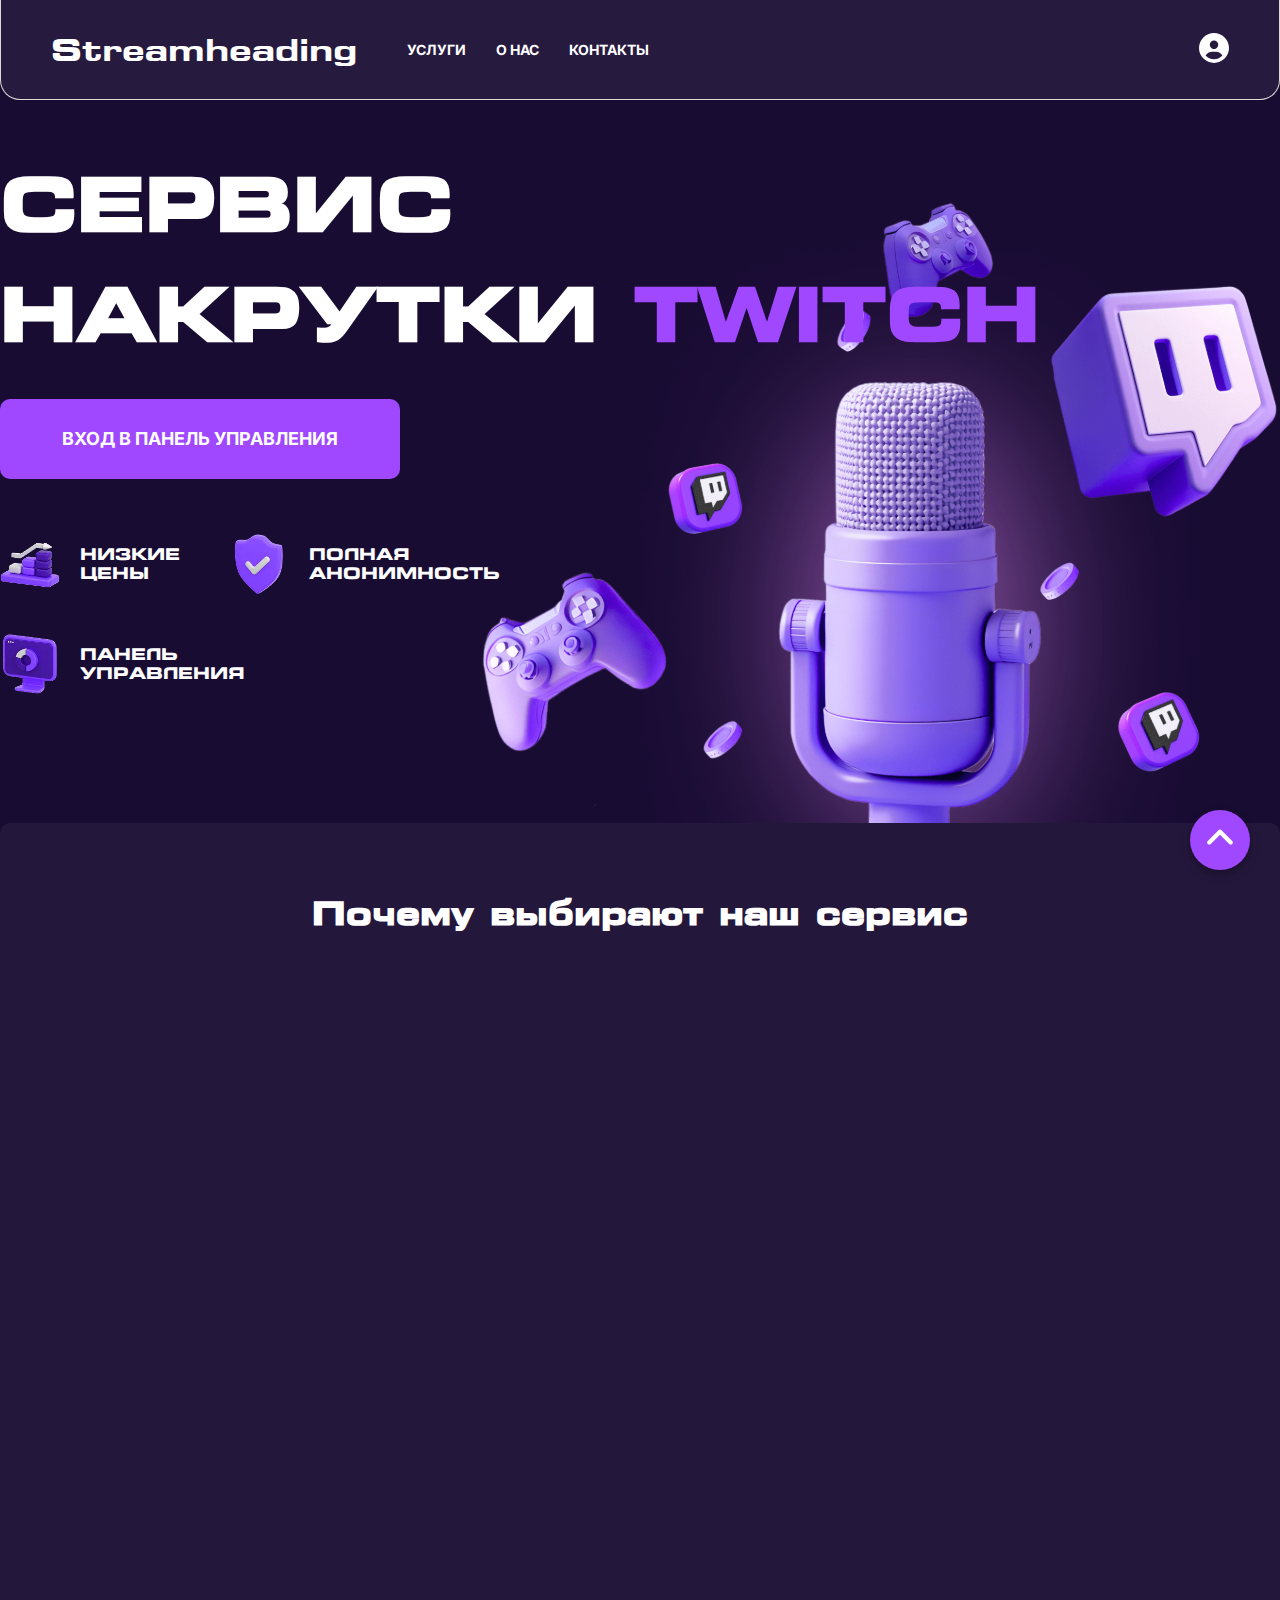
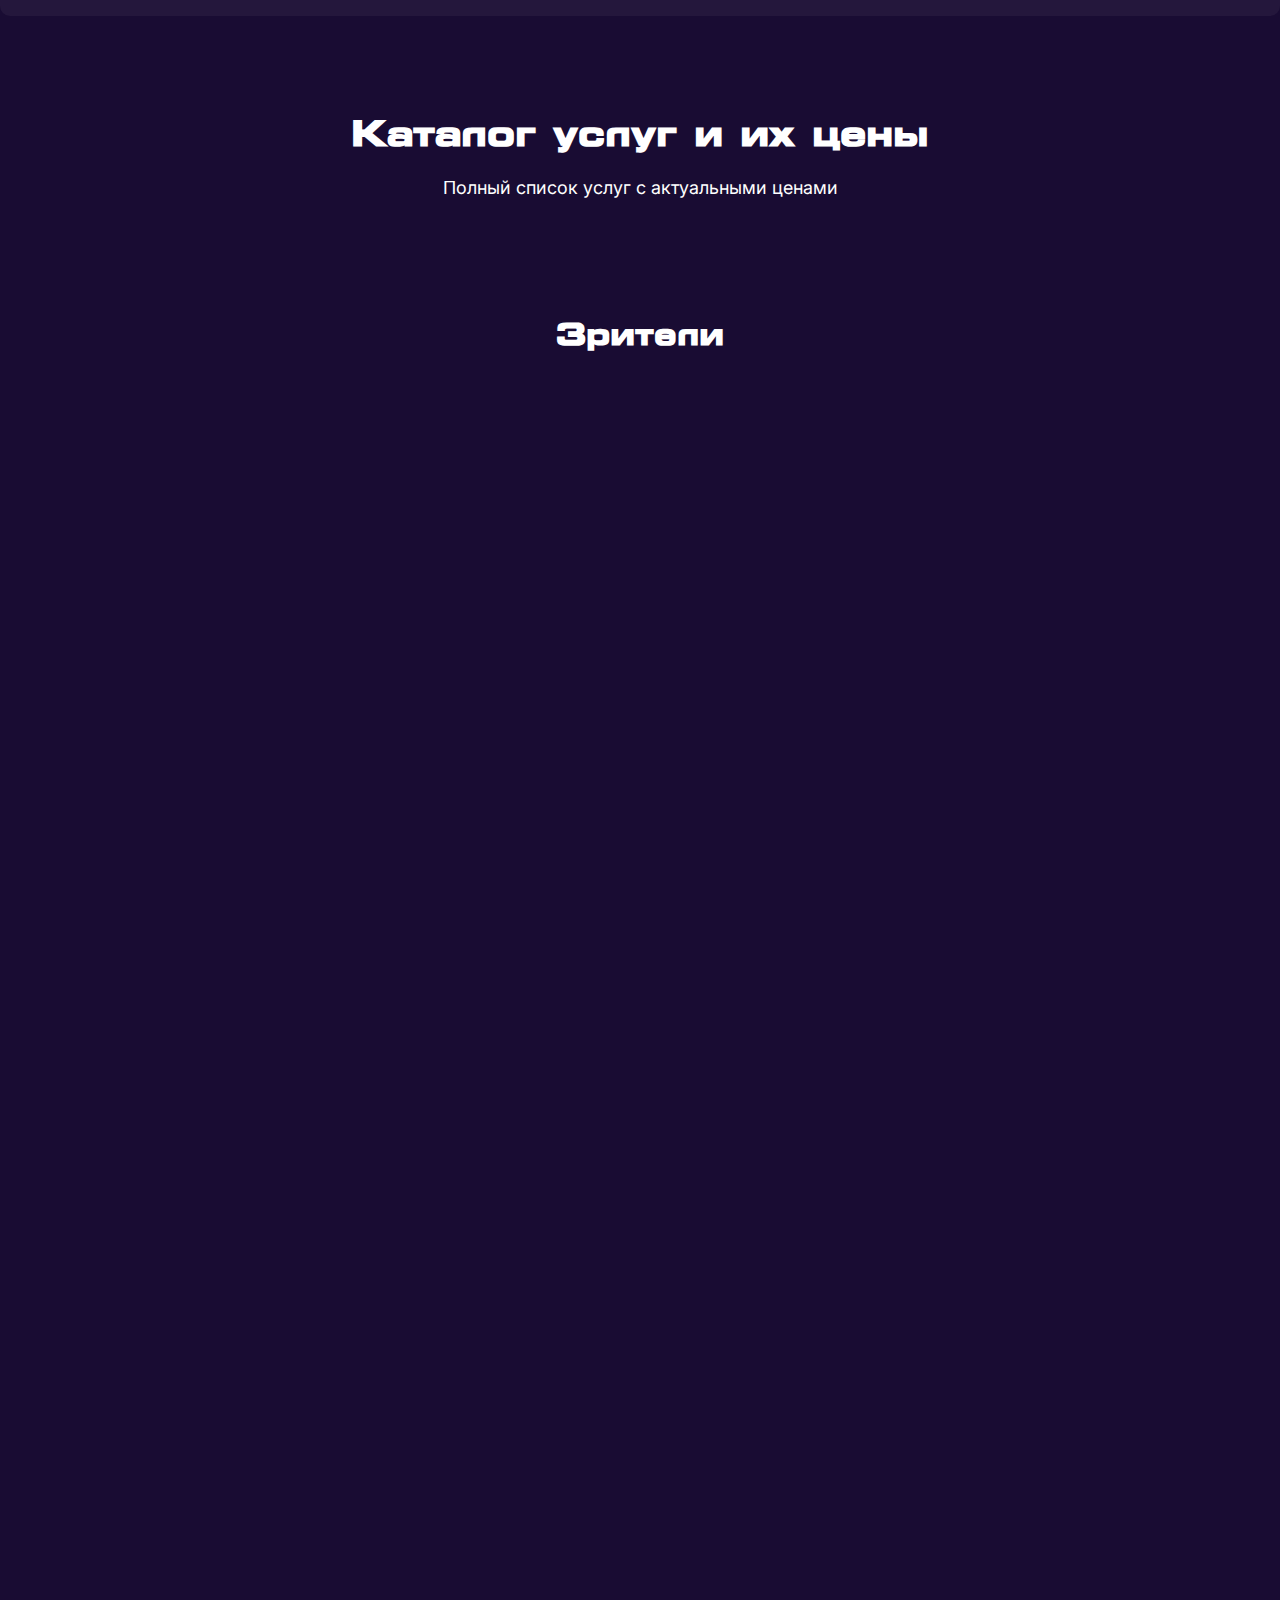
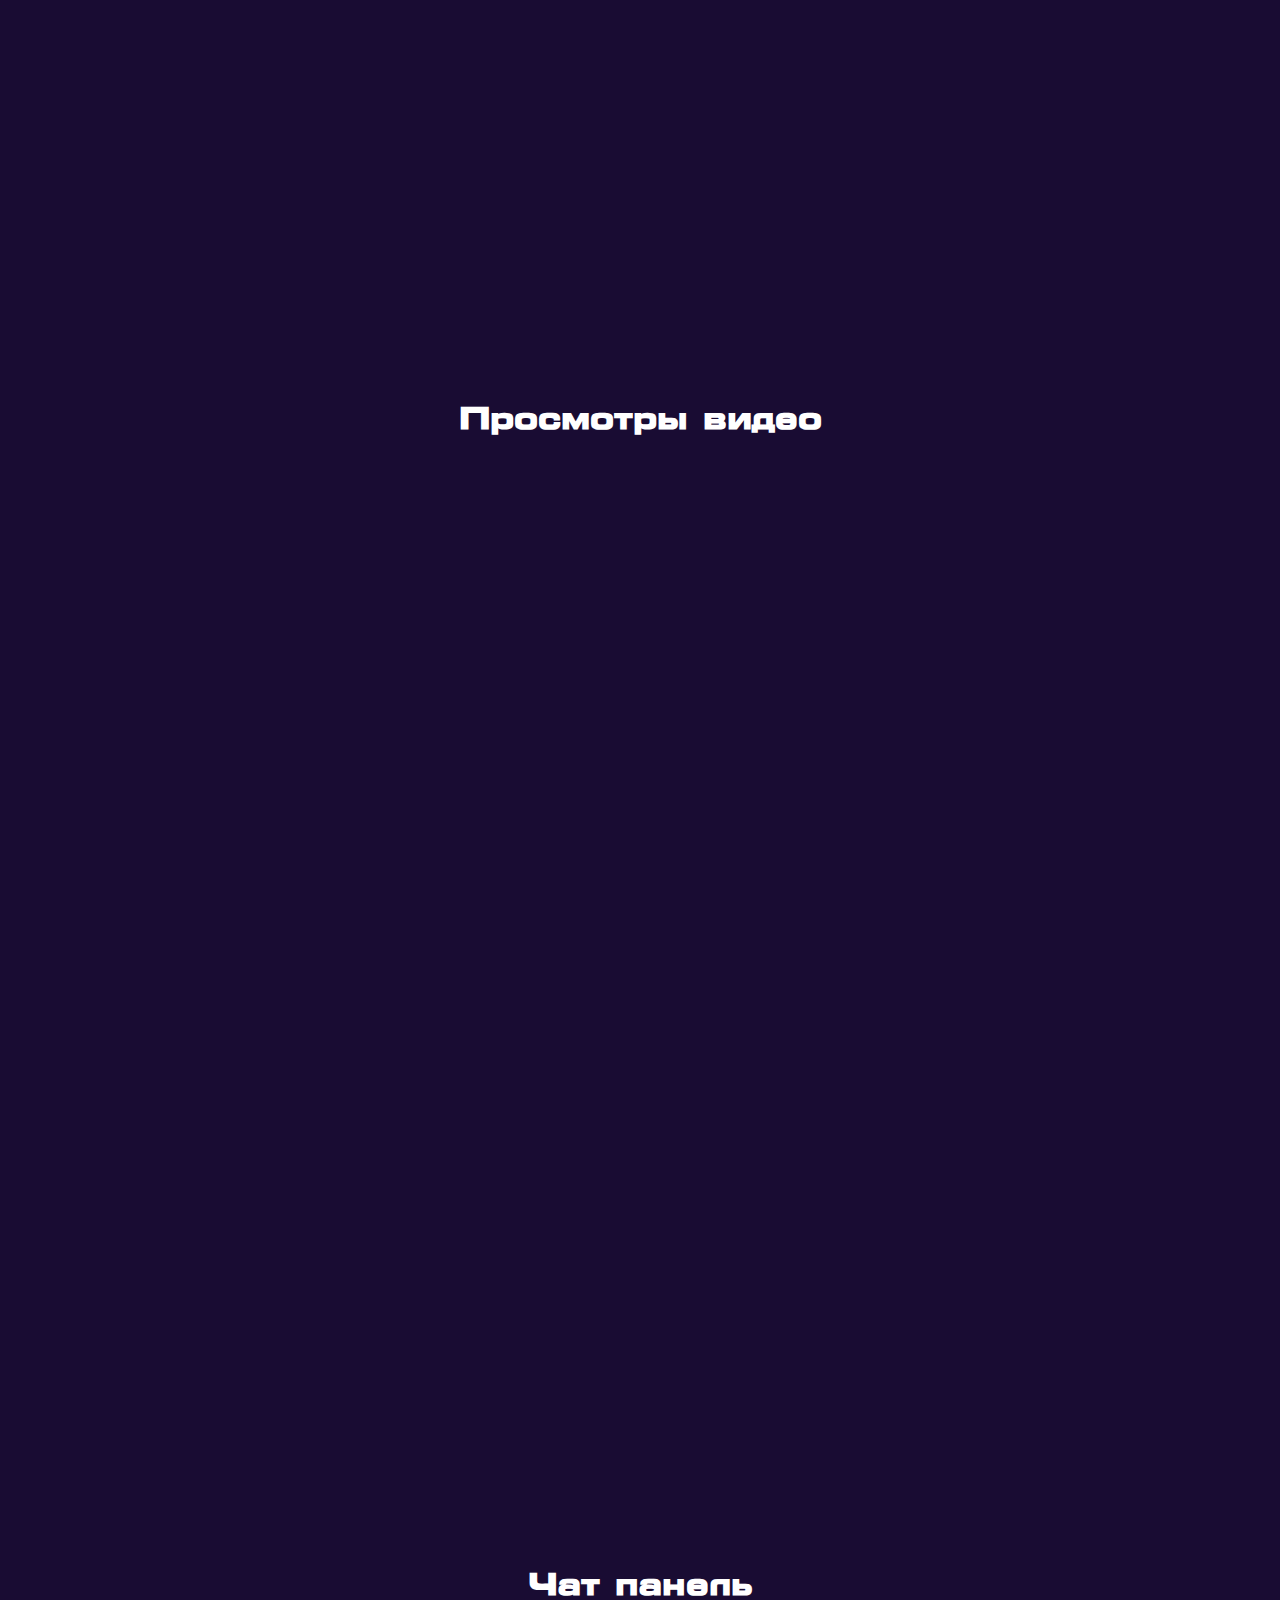
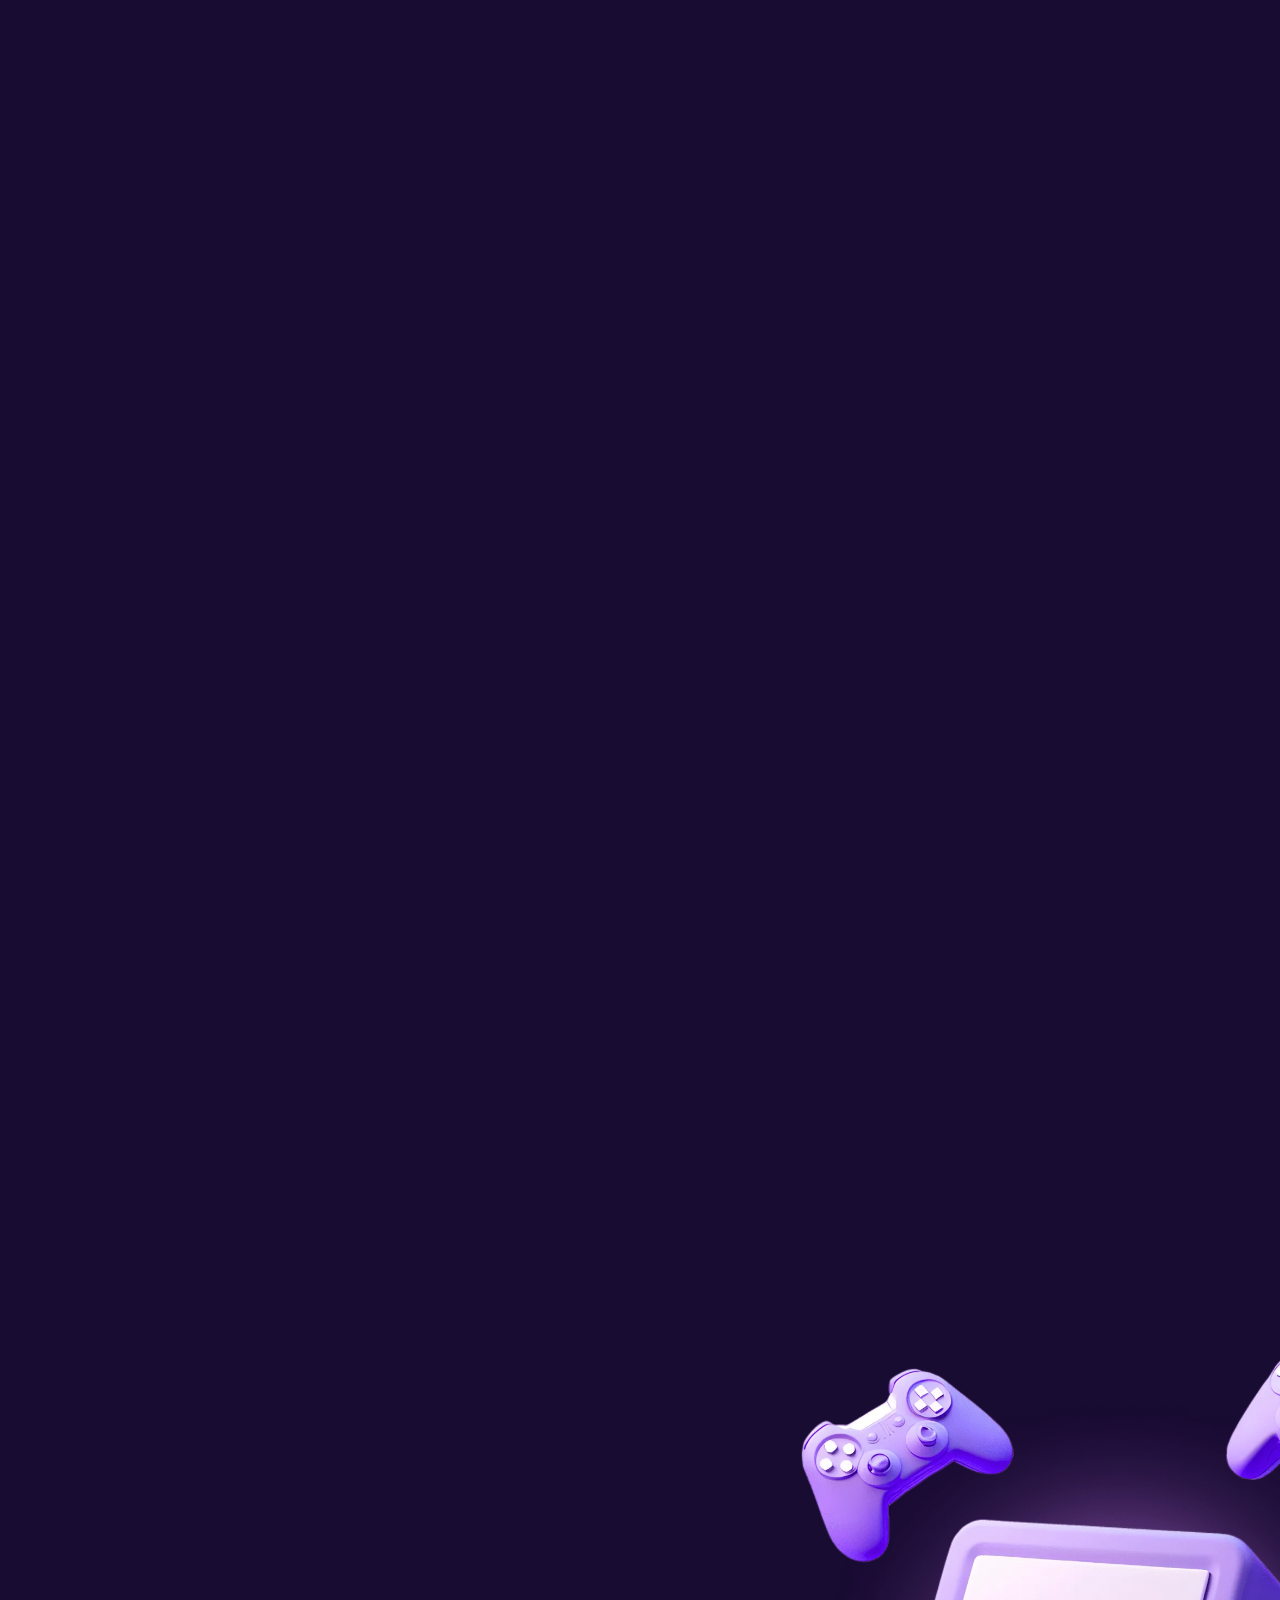
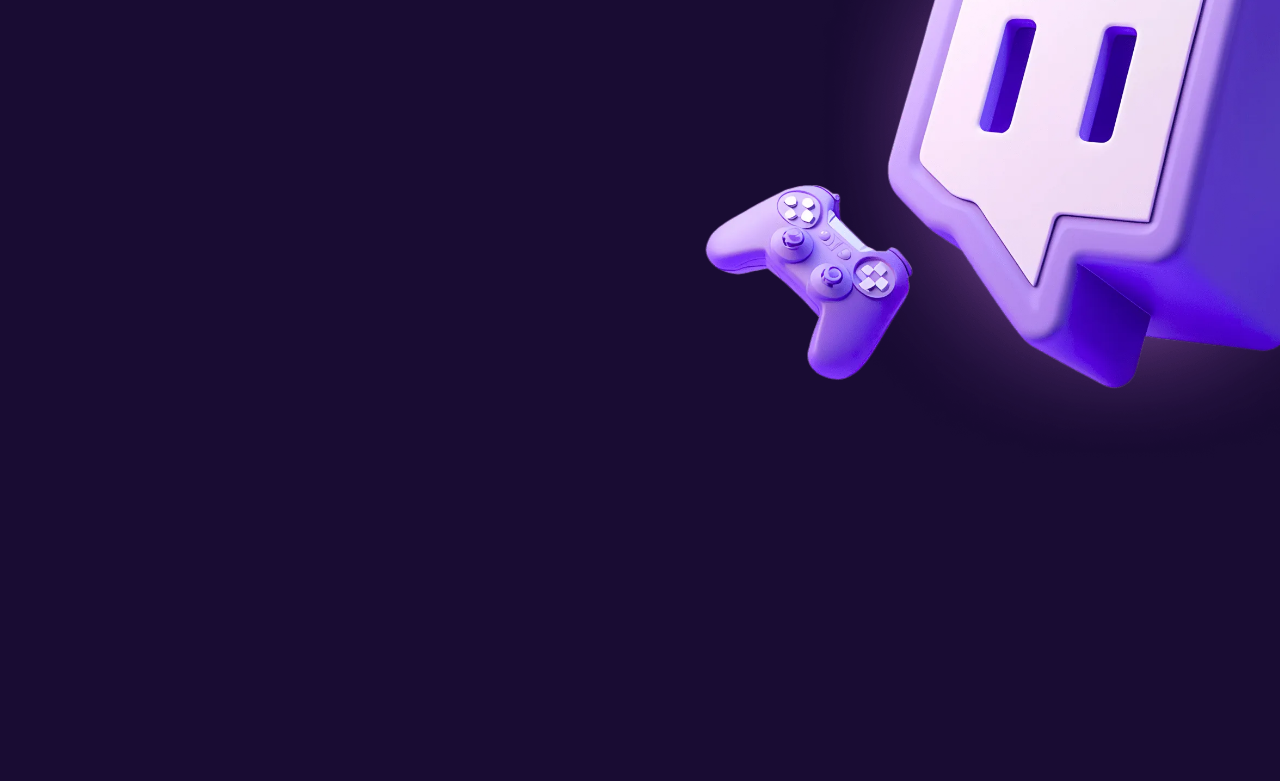
<file: index.html>
<!DOCTYPE html>
<html lang="en">
<head>
    <meta charset="UTF-8">
    <link rel="stylesheet" href="https://cdnjs.cloudflare.com/ajax/libs/animate.css/4.1.1/animate.min.css"/>
    <link rel="stylesheet" href="css/fonts.css">
    <link rel="stylesheet" href="css/style.css">
    <link rel="shortcut icon" href="favicon.ico" type="image/x-icon">
    <meta name="viewport" content="width=device-width, initial-scale=1.0">
    <title>Streamheading - Сервис по накрутке твича</title>
</head>
<body>
     

    <header class="header animate__animated animate__fadeInDown">
        <div class="header_box">
            <a class="menu_logo" href="#">Streamheading</a>
            <ul class="header_menu">
                <li>
                    <a class="menu_link" href="#Services">
                        Услуги
                    </a>
                </li>
                <li>
                    <a class="menu_link" href="#about">
                        О нас
                    </a>
                </li>
                <li>
                    <a class="menu_link" href="contacts.html">
                        Контакты
                    </a>
                </li>
            </ul>
        </div>
        <div class="header_box">
            <a href="register.html">
                <svg width="30" height="30" viewBox="0 0 24 24" fill="none" xmlns="http://www.w3.org/2000/svg">
                    <path d="M18.7031 18.0094C17.6672 16.2094 15.7219 15 13.5 15H10.5C8.27812 15 6.33281 16.2094 5.29688 18.0094C6.94688 19.8469 9.3375 21 12 21C14.6625 21 17.0531 19.8422 18.7031 18.0094ZM0 12C0 8.8174 1.26428 5.76516 3.51472 3.51472C5.76516 1.26428 8.8174 0 12 0C15.1826 0 18.2348 1.26428 20.4853 3.51472C22.7357 5.76516 24 8.8174 24 12C24 15.1826 22.7357 18.2348 20.4853 20.4853C18.2348 22.7357 15.1826 24 12 24C8.8174 24 5.76516 22.7357 3.51472 20.4853C1.26428 18.2348 0 15.1826 0 12ZM12 12.75C12.8951 12.75 13.7535 12.3944 14.3865 11.7615C15.0194 11.1285 15.375 10.2701 15.375 9.375C15.375 8.47989 15.0194 7.62145 14.3865 6.98851C13.7535 6.35558 12.8951 6 12 6C11.1049 6 10.2465 6.35558 9.61351 6.98851C8.98058 7.62145 8.625 8.47989 8.625 9.375C8.625 10.2701 8.98058 11.1285 9.61351 11.7615C10.2465 12.3944 11.1049 12.75 12 12.75Z" fill="white"/>
                </svg>                    
            </a>
        </div>
    </header>

    <section class="hero_container animate__animated animate__fadeIn">
        <div class="hero_box">
            <div class="hero_left">
                <h1 class="hero_title">
                    Сервис <br>
                    накрутки <span>Twitch</span>
                </h1>
                <button class="hero_button">
                    вход в панель управления 
                </button>
                <div class="hero_flex">
                    <div class="hero_info">
                        <img src="img/icons/icon-1.webp" width="60" alt="">
                        <p>
                            Низкие <br> цены
                        </p>
                    </div>
                    <div class="hero_info">
                        <img src="img/icons/icon-2.webp" width="60" alt="">
                        <p>
                            Полная  <br> анонимность
                        </p>
                    </div>
                    <div class="hero_info">
                        <img src="img/icons/icon-3.webp" width="60" alt="">
                        <p>
                            Панель  <br> управления
                        </p>
                    </div>
                </div>
            </div>
        </div>
        <div class="hero_box">
            <img class="hero_img" src="img/hero.svg" width="800" alt="">
        </div>
    </section>

    <section class="info_container">
        <div class="info_text">
            <h1>
                Почему выбирают наш сервис
            </h1>
        </div>
        <div class="info_bottom">
            <div class="info_box wow animate__animated animate__fadeInLeftBig">
                <img class="info_img" src="img/icons/icon-5.webp" width="184" alt="">
                <p class="info_description">
                    Легкая в использовании панель для увеличения зрителей, подписчиков и просмотров на Twitch. Благодаря интуитивной настройке, вы можете быстро активировать сервисы, контролировать параметры в реальном времени и поддерживать стабильное количество зрителей на стриме без необходимости в технических навыках.
                </p>
            </div>
            <div class="info_box wow animate__animated animate__fadeInUpBig">
                <img class="info_img"  src="img/icons/icon-6.webp" width="184" alt="">
                <p class="info_description">
                    Сервисы можно активировать в любое время с настройкой удобных интервалов. Система работает бесперебойно, обеспечивая стабильное количество зрителей на протяжении всего эфира с минимальными колебаниями. Функция автозапуска облегчает продвижение, а плавная интеграция способствует естественному увеличению аудитории.
                </p>
            </div>
            <div class="info_box wow animate__animated animate__fadeInRightBig">
                <img class="info_img"  src="img/icons/icon-7.webp" width="184" alt="">
                <p class="info_description">
                    Зрители могут активно участвовать в чате, создавая атмосферу вовлеченности и активности. В случае технических проблем мы предлагаем компенсацию или возврат средств, а круглосуточная поддержка гарантирует высокое качество обслуживания и удовлетворенность пользователей. 2/2
                </p>
            </div>
        </div>
    </section>


    <br><br><br><br>

    <h1 class="in_title" id="Services">
        Каталог услуг и их цены
    </h1>
    <p class="in_paragraph">
        Полный список услуг с актуальными ценами
    </p>

    <h1 class="in_text">
        Зрители
    </h1>

    <section class="catalog_container">
        <div class="catalog_box wow animate__animated animate__zoomInLeft">
            <div class="catalog_quantity">
                Час
            </div>
            <div class="catalog_info">
                <svg width="23" height="12" viewBox="0 0 23 15" fill="none" xmlns="http://www.w3.org/2000/svg">
                    <path d="M22.5187 0.439384C23.1604 1.02523 23.1604 1.97664 22.5187 2.56249L9.37736 14.5606C8.73569 15.1465 7.69362 15.1465 7.05195 14.5606L0.481252 8.56155C-0.160417 7.97571 -0.160417 7.02429 0.481252 6.43845C1.12292 5.8526 2.16499 5.8526 2.80666 6.43845L8.21722 11.3736L20.1985 0.439384C20.8401 -0.146461 21.8822 -0.146461 22.5239 0.439384H22.5187Z" fill="#ffffff"/>
                </svg>
                <p>
                    Авторизованные зрители
                </p>                    
            </div>
            <div class="catalog_info">
                <svg width="23" height="12" viewBox="0 0 23 15" fill="none" xmlns="http://www.w3.org/2000/svg">
                    <path d="M22.5187 0.439384C23.1604 1.02523 23.1604 1.97664 22.5187 2.56249L9.37736 14.5606C8.73569 15.1465 7.69362 15.1465 7.05195 14.5606L0.481252 8.56155C-0.160417 7.97571 -0.160417 7.02429 0.481252 6.43845C1.12292 5.8526 2.16499 5.8526 2.80666 6.43845L8.21722 11.3736L20.1985 0.439384C20.8401 -0.146461 21.8822 -0.146461 22.5239 0.439384H22.5187Z" fill="#ffffff"/>
                </svg>
                <p>
                    Расхождение 0%                
                </p>                    
            </div>
            <div class="catalog_info">
                <svg width="23" height="12" viewBox="0 0 23 15" fill="none" xmlns="http://www.w3.org/2000/svg">
                    <path d="M22.5187 0.439384C23.1604 1.02523 23.1604 1.97664 22.5187 2.56249L9.37736 14.5606C8.73569 15.1465 7.69362 15.1465 7.05195 14.5606L0.481252 8.56155C-0.160417 7.97571 -0.160417 7.02429 0.481252 6.43845C1.12292 5.8526 2.16499 5.8526 2.80666 6.43845L8.21722 11.3736L20.1985 0.439384C20.8401 -0.146461 21.8822 -0.146461 22.5239 0.439384H22.5187Z" fill="#ffffff"/>
                </svg>
                <p>
                    Чат панель и свои аккаунты доступны в панели управления           
                </p>                    
            </div>
            <div class="catalog_info">
                <svg width="23" height="12" viewBox="0 0 23 15" fill="none" xmlns="http://www.w3.org/2000/svg">
                    <path d="M22.5187 0.439384C23.1604 1.02523 23.1604 1.97664 22.5187 2.56249L9.37736 14.5606C8.73569 15.1465 7.69362 15.1465 7.05195 14.5606L0.481252 8.56155C-0.160417 7.97571 -0.160417 7.02429 0.481252 6.43845C1.12292 5.8526 2.16499 5.8526 2.80666 6.43845L8.21722 11.3736L20.1985 0.439384C20.8401 -0.146461 21.8822 -0.146461 22.5239 0.439384H22.5187Z" fill="#ffffff"/>
                </svg>
                <p>
                    Просмотры в статистику и на запись 10шт в час на каждого зрителя               
                </p>                    
            </div>
            <div class="catalog_info">
                <svg width="23" height="12" viewBox="0 0 23 15" fill="none" xmlns="http://www.w3.org/2000/svg">
                    <path d="M22.5187 0.439384C23.1604 1.02523 23.1604 1.97664 22.5187 2.56249L9.37736 14.5606C8.73569 15.1465 7.69362 15.1465 7.05195 14.5606L0.481252 8.56155C-0.160417 7.97571 -0.160417 7.02429 0.481252 6.43845C1.12292 5.8526 2.16499 5.8526 2.80666 6.43845L8.21722 11.3736L20.1985 0.439384C20.8401 -0.146461 21.8822 -0.146461 22.5239 0.439384H22.5187Z" fill="#ffffff"/>
                </svg>
                <p>
                    Просмотры в статистику и на запись 10шт в час на каждого зрителя             
                </p>                    
            </div>
            <div class="catalog_info">
                <svg width="23" height="12" viewBox="0 0 23 15" fill="none" xmlns="http://www.w3.org/2000/svg">
                    <path d="M22.5187 0.439384C23.1604 1.02523 23.1604 1.97664 22.5187 2.56249L9.37736 14.5606C8.73569 15.1465 7.69362 15.1465 7.05195 14.5606L0.481252 8.56155C-0.160417 7.97571 -0.160417 7.02429 0.481252 6.43845C1.12292 5.8526 2.16499 5.8526 2.80666 6.43845L8.21722 11.3736L20.1985 0.439384C20.8401 -0.146461 21.8822 -0.146461 22.5239 0.439384H22.5187Z" fill="#ffffff"/>
                </svg>
                <p>
                    Голосования, ставки, рейды и т.д. доступны после заказа в панели управления.              
                </p>                    
            </div>
            <div class="catalog_info">
                <svg width="23" height="12" viewBox="0 0 23 15" fill="none" xmlns="http://www.w3.org/2000/svg">
                    <path d="M22.5187 0.439384C23.1604 1.02523 23.1604 1.97664 22.5187 2.56249L9.37736 14.5606C8.73569 15.1465 7.69362 15.1465 7.05195 14.5606L0.481252 8.56155C-0.160417 7.97571 -0.160417 7.02429 0.481252 6.43845C1.12292 5.8526 2.16499 5.8526 2.80666 6.43845L8.21722 11.3736L20.1985 0.439384C20.8401 -0.146461 21.8822 -0.146461 22.5239 0.439384H22.5187Z" fill="#ffffff"/>
                </svg>
                <p>
                    Обход проверок и чекеров на накрутку            
                </p>                    
            </div>
            <div class="catalog_inputs">
                <p class="catalog_input_select">
                    количество часов от <span>1</span> до <span>24</span>
                </p>
                <p class="catalog_input_select">
                    количество просмотров от <span>1</span> до <span style="width: 40px;">10000</span>
                </p>
                <h1 class="catalog_price">
                    От 35 ₽
                </h1>
                <a href="#">
                    <button class="catalog_button">
                        Купить
                    </button>
                </a>
            </div>
        </div>
        <div class="catalog_box wow animate__animated  animate__zoomInUp">
            <div class="catalog_quantity">
                День
            </div>
            <div class="catalog_info">
                <svg width="23" height="12" viewBox="0 0 23 15" fill="none" xmlns="http://www.w3.org/2000/svg">
                    <path d="M22.5187 0.439384C23.1604 1.02523 23.1604 1.97664 22.5187 2.56249L9.37736 14.5606C8.73569 15.1465 7.69362 15.1465 7.05195 14.5606L0.481252 8.56155C-0.160417 7.97571 -0.160417 7.02429 0.481252 6.43845C1.12292 5.8526 2.16499 5.8526 2.80666 6.43845L8.21722 11.3736L20.1985 0.439384C20.8401 -0.146461 21.8822 -0.146461 22.5239 0.439384H22.5187Z" fill="#ffffff"/>
                </svg>
                <p>
                    Авторизованные зрители
                </p>                    
            </div>
            <div class="catalog_info">
                <svg width="23" height="12" viewBox="0 0 23 15" fill="none" xmlns="http://www.w3.org/2000/svg">
                    <path d="M22.5187 0.439384C23.1604 1.02523 23.1604 1.97664 22.5187 2.56249L9.37736 14.5606C8.73569 15.1465 7.69362 15.1465 7.05195 14.5606L0.481252 8.56155C-0.160417 7.97571 -0.160417 7.02429 0.481252 6.43845C1.12292 5.8526 2.16499 5.8526 2.80666 6.43845L8.21722 11.3736L20.1985 0.439384C20.8401 -0.146461 21.8822 -0.146461 22.5239 0.439384H22.5187Z" fill="#ffffff"/>
                </svg>
                <p>
                    Расхождение 0%                
                </p>                    
            </div>
            <div class="catalog_info">
                <svg width="23" height="12" viewBox="0 0 23 15" fill="none" xmlns="http://www.w3.org/2000/svg">
                    <path d="M22.5187 0.439384C23.1604 1.02523 23.1604 1.97664 22.5187 2.56249L9.37736 14.5606C8.73569 15.1465 7.69362 15.1465 7.05195 14.5606L0.481252 8.56155C-0.160417 7.97571 -0.160417 7.02429 0.481252 6.43845C1.12292 5.8526 2.16499 5.8526 2.80666 6.43845L8.21722 11.3736L20.1985 0.439384C20.8401 -0.146461 21.8822 -0.146461 22.5239 0.439384H22.5187Z" fill="#ffffff"/>
                </svg>
                <p>
                    Чат панель и свои аккаунты доступны в панели управления           
                </p>                    
            </div>
            <div class="catalog_info">
                <svg width="23" height="12" viewBox="0 0 23 15" fill="none" xmlns="http://www.w3.org/2000/svg">
                    <path d="M22.5187 0.439384C23.1604 1.02523 23.1604 1.97664 22.5187 2.56249L9.37736 14.5606C8.73569 15.1465 7.69362 15.1465 7.05195 14.5606L0.481252 8.56155C-0.160417 7.97571 -0.160417 7.02429 0.481252 6.43845C1.12292 5.8526 2.16499 5.8526 2.80666 6.43845L8.21722 11.3736L20.1985 0.439384C20.8401 -0.146461 21.8822 -0.146461 22.5239 0.439384H22.5187Z" fill="#ffffff"/>
                </svg>
                <p>
                    Просмотры в статистику и на запись 10шт в час на каждого зрителя               
                </p>                    
            </div>
            <div class="catalog_info">
                <svg width="23" height="12" viewBox="0 0 23 15" fill="none" xmlns="http://www.w3.org/2000/svg">
                    <path d="M22.5187 0.439384C23.1604 1.02523 23.1604 1.97664 22.5187 2.56249L9.37736 14.5606C8.73569 15.1465 7.69362 15.1465 7.05195 14.5606L0.481252 8.56155C-0.160417 7.97571 -0.160417 7.02429 0.481252 6.43845C1.12292 5.8526 2.16499 5.8526 2.80666 6.43845L8.21722 11.3736L20.1985 0.439384C20.8401 -0.146461 21.8822 -0.146461 22.5239 0.439384H22.5187Z" fill="#ffffff"/>
                </svg>
                <p>
                    Просмотры в статистику и на запись 10шт в час на каждого зрителя             
                </p>                    
            </div>
            <div class="catalog_info">
                <svg width="23" height="12" viewBox="0 0 23 15" fill="none" xmlns="http://www.w3.org/2000/svg">
                    <path d="M22.5187 0.439384C23.1604 1.02523 23.1604 1.97664 22.5187 2.56249L9.37736 14.5606C8.73569 15.1465 7.69362 15.1465 7.05195 14.5606L0.481252 8.56155C-0.160417 7.97571 -0.160417 7.02429 0.481252 6.43845C1.12292 5.8526 2.16499 5.8526 2.80666 6.43845L8.21722 11.3736L20.1985 0.439384C20.8401 -0.146461 21.8822 -0.146461 22.5239 0.439384H22.5187Z" fill="#ffffff"/>
                </svg>
                <p>
                    Голосования, ставки, рейды и т.д. доступны после заказа в панели управления.              
                </p>                    
            </div>
            <div class="catalog_info">
                <svg width="23" height="12" viewBox="0 0 23 15" fill="none" xmlns="http://www.w3.org/2000/svg">
                    <path d="M22.5187 0.439384C23.1604 1.02523 23.1604 1.97664 22.5187 2.56249L9.37736 14.5606C8.73569 15.1465 7.69362 15.1465 7.05195 14.5606L0.481252 8.56155C-0.160417 7.97571 -0.160417 7.02429 0.481252 6.43845C1.12292 5.8526 2.16499 5.8526 2.80666 6.43845L8.21722 11.3736L20.1985 0.439384C20.8401 -0.146461 21.8822 -0.146461 22.5239 0.439384H22.5187Z" fill="#ffffff"/>
                </svg>
                <p>
                    Обход проверок и чекеров на накрутку            
                </p>                    
            </div>
            <div class="catalog_inputs">
                <p class="catalog_input_select">
                    количество часов от <span>1</span> до <span>30</span>
                </p>
                <p class="catalog_input_select">
                    количество просмотров от <span>1</span> до <span style="width: 40px;">10000</span>
                </p>
                <h1 class="catalog_price">
                    От 180 ₽
                </h1>
                <a href="#">
                    <button class="catalog_button">
                        Купить
                    </button>
                </a>
            </div>
        </div>
        <div class="catalog_box wow animate__animated  animate__zoomInUp">
            <div class="catalog_quantity">
                Неделя
            </div>
            <div class="catalog_info">
                <svg width="23" height="12" viewBox="0 0 23 15" fill="none" xmlns="http://www.w3.org/2000/svg">
                    <path d="M22.5187 0.439384C23.1604 1.02523 23.1604 1.97664 22.5187 2.56249L9.37736 14.5606C8.73569 15.1465 7.69362 15.1465 7.05195 14.5606L0.481252 8.56155C-0.160417 7.97571 -0.160417 7.02429 0.481252 6.43845C1.12292 5.8526 2.16499 5.8526 2.80666 6.43845L8.21722 11.3736L20.1985 0.439384C20.8401 -0.146461 21.8822 -0.146461 22.5239 0.439384H22.5187Z" fill="#ffffff"/>
                </svg>
                <p>
                    Авторизованные зрители
                </p>                    
            </div>
            <div class="catalog_info">
                <svg width="23" height="12" viewBox="0 0 23 15" fill="none" xmlns="http://www.w3.org/2000/svg">
                    <path d="M22.5187 0.439384C23.1604 1.02523 23.1604 1.97664 22.5187 2.56249L9.37736 14.5606C8.73569 15.1465 7.69362 15.1465 7.05195 14.5606L0.481252 8.56155C-0.160417 7.97571 -0.160417 7.02429 0.481252 6.43845C1.12292 5.8526 2.16499 5.8526 2.80666 6.43845L8.21722 11.3736L20.1985 0.439384C20.8401 -0.146461 21.8822 -0.146461 22.5239 0.439384H22.5187Z" fill="#ffffff"/>
                </svg>
                <p>
                    Расхождение 0%                
                </p>                    
            </div>
            <div class="catalog_info">
                <svg width="23" height="12" viewBox="0 0 23 15" fill="none" xmlns="http://www.w3.org/2000/svg">
                    <path d="M22.5187 0.439384C23.1604 1.02523 23.1604 1.97664 22.5187 2.56249L9.37736 14.5606C8.73569 15.1465 7.69362 15.1465 7.05195 14.5606L0.481252 8.56155C-0.160417 7.97571 -0.160417 7.02429 0.481252 6.43845C1.12292 5.8526 2.16499 5.8526 2.80666 6.43845L8.21722 11.3736L20.1985 0.439384C20.8401 -0.146461 21.8822 -0.146461 22.5239 0.439384H22.5187Z" fill="#ffffff"/>
                </svg>
                <p>
                    Чат панель и свои аккаунты доступны в панели управления           
                </p>                    
            </div>
            <div class="catalog_info">
                <svg width="23" height="12" viewBox="0 0 23 15" fill="none" xmlns="http://www.w3.org/2000/svg">
                    <path d="M22.5187 0.439384C23.1604 1.02523 23.1604 1.97664 22.5187 2.56249L9.37736 14.5606C8.73569 15.1465 7.69362 15.1465 7.05195 14.5606L0.481252 8.56155C-0.160417 7.97571 -0.160417 7.02429 0.481252 6.43845C1.12292 5.8526 2.16499 5.8526 2.80666 6.43845L8.21722 11.3736L20.1985 0.439384C20.8401 -0.146461 21.8822 -0.146461 22.5239 0.439384H22.5187Z" fill="#ffffff"/>
                </svg>
                <p>
                    Просмотры в статистику и на запись 10шт в час на каждого зрителя               
                </p>                    
            </div>
            <div class="catalog_info">
                <svg width="23" height="12" viewBox="0 0 23 15" fill="none" xmlns="http://www.w3.org/2000/svg">
                    <path d="M22.5187 0.439384C23.1604 1.02523 23.1604 1.97664 22.5187 2.56249L9.37736 14.5606C8.73569 15.1465 7.69362 15.1465 7.05195 14.5606L0.481252 8.56155C-0.160417 7.97571 -0.160417 7.02429 0.481252 6.43845C1.12292 5.8526 2.16499 5.8526 2.80666 6.43845L8.21722 11.3736L20.1985 0.439384C20.8401 -0.146461 21.8822 -0.146461 22.5239 0.439384H22.5187Z" fill="#ffffff"/>
                </svg>
                <p>
                    Просмотры в статистику и на запись 10шт в час на каждого зрителя             
                </p>                    
            </div>
            <div class="catalog_info">
                <svg width="23" height="12" viewBox="0 0 23 15" fill="none" xmlns="http://www.w3.org/2000/svg">
                    <path d="M22.5187 0.439384C23.1604 1.02523 23.1604 1.97664 22.5187 2.56249L9.37736 14.5606C8.73569 15.1465 7.69362 15.1465 7.05195 14.5606L0.481252 8.56155C-0.160417 7.97571 -0.160417 7.02429 0.481252 6.43845C1.12292 5.8526 2.16499 5.8526 2.80666 6.43845L8.21722 11.3736L20.1985 0.439384C20.8401 -0.146461 21.8822 -0.146461 22.5239 0.439384H22.5187Z" fill="#ffffff"/>
                </svg>
                <p>
                    Голосования, ставки, рейды и т.д. доступны после заказа в панели управления.              
                </p>                    
            </div>
            <div class="catalog_info">
                <svg width="23" height="12" viewBox="0 0 23 15" fill="none" xmlns="http://www.w3.org/2000/svg">
                    <path d="M22.5187 0.439384C23.1604 1.02523 23.1604 1.97664 22.5187 2.56249L9.37736 14.5606C8.73569 15.1465 7.69362 15.1465 7.05195 14.5606L0.481252 8.56155C-0.160417 7.97571 -0.160417 7.02429 0.481252 6.43845C1.12292 5.8526 2.16499 5.8526 2.80666 6.43845L8.21722 11.3736L20.1985 0.439384C20.8401 -0.146461 21.8822 -0.146461 22.5239 0.439384H22.5187Z" fill="#ffffff"/>
                </svg>
                <p>
                    Обход проверок и чекеров на накрутку            
                </p>                    
            </div>
            <div class="catalog_inputs">
                <p class="catalog_input_select">
                    количество часов от <span>1</span> до <span>4</span>
                </p>
                <p class="catalog_input_select">
                    количество просмотров от <span>1</span> до <span style="width: 40px;">10000</span>
                </p>
                <h1 class="catalog_price">
                    От 1050 ₽
                </h1>
                <a href="#">
                    <button class="catalog_button">
                        Купить
                    </button>
                </a>
            </div>
        </div>
        <div class="catalog_box wow animate__animated  animate__zoomInRight">
            <div class="catalog_quantity">
                Месяц
            </div>
            <div class="catalog_info">
                <svg width="23" height="12" viewBox="0 0 23 15" fill="none" xmlns="http://www.w3.org/2000/svg">
                    <path d="M22.5187 0.439384C23.1604 1.02523 23.1604 1.97664 22.5187 2.56249L9.37736 14.5606C8.73569 15.1465 7.69362 15.1465 7.05195 14.5606L0.481252 8.56155C-0.160417 7.97571 -0.160417 7.02429 0.481252 6.43845C1.12292 5.8526 2.16499 5.8526 2.80666 6.43845L8.21722 11.3736L20.1985 0.439384C20.8401 -0.146461 21.8822 -0.146461 22.5239 0.439384H22.5187Z" fill="#ffffff"/>
                </svg>
                <p>
                    Авторизованные зрители
                </p>                    
            </div>
            <div class="catalog_info">
                <svg width="23" height="12" viewBox="0 0 23 15" fill="none" xmlns="http://www.w3.org/2000/svg">
                    <path d="M22.5187 0.439384C23.1604 1.02523 23.1604 1.97664 22.5187 2.56249L9.37736 14.5606C8.73569 15.1465 7.69362 15.1465 7.05195 14.5606L0.481252 8.56155C-0.160417 7.97571 -0.160417 7.02429 0.481252 6.43845C1.12292 5.8526 2.16499 5.8526 2.80666 6.43845L8.21722 11.3736L20.1985 0.439384C20.8401 -0.146461 21.8822 -0.146461 22.5239 0.439384H22.5187Z" fill="#ffffff"/>
                </svg>
                <p>
                    Расхождение 0%                
                </p>                    
            </div>
            <div class="catalog_info">
                <svg width="23" height="12" viewBox="0 0 23 15" fill="none" xmlns="http://www.w3.org/2000/svg">
                    <path d="M22.5187 0.439384C23.1604 1.02523 23.1604 1.97664 22.5187 2.56249L9.37736 14.5606C8.73569 15.1465 7.69362 15.1465 7.05195 14.5606L0.481252 8.56155C-0.160417 7.97571 -0.160417 7.02429 0.481252 6.43845C1.12292 5.8526 2.16499 5.8526 2.80666 6.43845L8.21722 11.3736L20.1985 0.439384C20.8401 -0.146461 21.8822 -0.146461 22.5239 0.439384H22.5187Z" fill="#ffffff"/>
                </svg>
                <p>
                    Чат панель и свои аккаунты доступны в панели управления           
                </p>                    
            </div>
            <div class="catalog_info">
                <svg width="23" height="12" viewBox="0 0 23 15" fill="none" xmlns="http://www.w3.org/2000/svg">
                    <path d="M22.5187 0.439384C23.1604 1.02523 23.1604 1.97664 22.5187 2.56249L9.37736 14.5606C8.73569 15.1465 7.69362 15.1465 7.05195 14.5606L0.481252 8.56155C-0.160417 7.97571 -0.160417 7.02429 0.481252 6.43845C1.12292 5.8526 2.16499 5.8526 2.80666 6.43845L8.21722 11.3736L20.1985 0.439384C20.8401 -0.146461 21.8822 -0.146461 22.5239 0.439384H22.5187Z" fill="#ffffff"/>
                </svg>
                <p>
                    Просмотры в статистику и на запись 10шт в час на каждого зрителя               
                </p>                    
            </div>
            <div class="catalog_info">
                <svg width="23" height="12" viewBox="0 0 23 15" fill="none" xmlns="http://www.w3.org/2000/svg">
                    <path d="M22.5187 0.439384C23.1604 1.02523 23.1604 1.97664 22.5187 2.56249L9.37736 14.5606C8.73569 15.1465 7.69362 15.1465 7.05195 14.5606L0.481252 8.56155C-0.160417 7.97571 -0.160417 7.02429 0.481252 6.43845C1.12292 5.8526 2.16499 5.8526 2.80666 6.43845L8.21722 11.3736L20.1985 0.439384C20.8401 -0.146461 21.8822 -0.146461 22.5239 0.439384H22.5187Z" fill="#ffffff"/>
                </svg>
                <p>
                    Просмотры в статистику и на запись 10шт в час на каждого зрителя             
                </p>                    
            </div>
            <div class="catalog_info">
                <svg width="23" height="12" viewBox="0 0 23 15" fill="none" xmlns="http://www.w3.org/2000/svg">
                    <path d="M22.5187 0.439384C23.1604 1.02523 23.1604 1.97664 22.5187 2.56249L9.37736 14.5606C8.73569 15.1465 7.69362 15.1465 7.05195 14.5606L0.481252 8.56155C-0.160417 7.97571 -0.160417 7.02429 0.481252 6.43845C1.12292 5.8526 2.16499 5.8526 2.80666 6.43845L8.21722 11.3736L20.1985 0.439384C20.8401 -0.146461 21.8822 -0.146461 22.5239 0.439384H22.5187Z" fill="#ffffff"/>
                </svg>
                <p>
                    Голосования, ставки, рейды и т.д. доступны после заказа в панели управления.              
                </p>                    
            </div>
            <div class="catalog_info">
                <svg width="23" height="12" viewBox="0 0 23 15" fill="none" xmlns="http://www.w3.org/2000/svg">
                    <path d="M22.5187 0.439384C23.1604 1.02523 23.1604 1.97664 22.5187 2.56249L9.37736 14.5606C8.73569 15.1465 7.69362 15.1465 7.05195 14.5606L0.481252 8.56155C-0.160417 7.97571 -0.160417 7.02429 0.481252 6.43845C1.12292 5.8526 2.16499 5.8526 2.80666 6.43845L8.21722 11.3736L20.1985 0.439384C20.8401 -0.146461 21.8822 -0.146461 22.5239 0.439384H22.5187Z" fill="#ffffff"/>
                </svg>
                <p>
                    Обход проверок и чекеров на накрутку            
                </p>                    
            </div>
            <div class="catalog_inputs">
                <p class="catalog_input_select">
                    количество часов от <span>1</span> до <span>12</span>
                </p>
                <p class="catalog_input_select">
                    количество просмотров от <span>1</span> до <span style="width: 40px;">10000</span>
                </p>
                <h1 class="catalog_price">
                    От 3180 ₽
                </h1>
                <a href="#">
                    <button class="catalog_button">
                        Купить
                    </button>
                </a>
            </div>
        </div>
        <div class="catalog_box wow animate__animated  animate__zoomInUp">
            <div class="catalog_quantity">
                Минуты
            </div>
            <div class="catalog_info">
                <svg width="23" height="12" viewBox="0 0 23 15" fill="none" xmlns="http://www.w3.org/2000/svg">
                    <path d="M22.5187 0.439384C23.1604 1.02523 23.1604 1.97664 22.5187 2.56249L9.37736 14.5606C8.73569 15.1465 7.69362 15.1465 7.05195 14.5606L0.481252 8.56155C-0.160417 7.97571 -0.160417 7.02429 0.481252 6.43845C1.12292 5.8526 2.16499 5.8526 2.80666 6.43845L8.21722 11.3736L20.1985 0.439384C20.8401 -0.146461 21.8822 -0.146461 22.5239 0.439384H22.5187Z" fill="#ffffff"/>
                </svg>
                <p>
                    Авторизованные зрители
                </p>                    
            </div>
            <div class="catalog_info">
                <svg width="23" height="12" viewBox="0 0 23 15" fill="none" xmlns="http://www.w3.org/2000/svg">
                    <path d="M22.5187 0.439384C23.1604 1.02523 23.1604 1.97664 22.5187 2.56249L9.37736 14.5606C8.73569 15.1465 7.69362 15.1465 7.05195 14.5606L0.481252 8.56155C-0.160417 7.97571 -0.160417 7.02429 0.481252 6.43845C1.12292 5.8526 2.16499 5.8526 2.80666 6.43845L8.21722 11.3736L20.1985 0.439384C20.8401 -0.146461 21.8822 -0.146461 22.5239 0.439384H22.5187Z" fill="#ffffff"/>
                </svg>
                <p>
                    Расхождение 0%                
                </p>                    
            </div>
            <div class="catalog_info">
                <svg width="23" height="12" viewBox="0 0 23 15" fill="none" xmlns="http://www.w3.org/2000/svg">
                    <path d="M22.5187 0.439384C23.1604 1.02523 23.1604 1.97664 22.5187 2.56249L9.37736 14.5606C8.73569 15.1465 7.69362 15.1465 7.05195 14.5606L0.481252 8.56155C-0.160417 7.97571 -0.160417 7.02429 0.481252 6.43845C1.12292 5.8526 2.16499 5.8526 2.80666 6.43845L8.21722 11.3736L20.1985 0.439384C20.8401 -0.146461 21.8822 -0.146461 22.5239 0.439384H22.5187Z" fill="#ffffff"/>
                </svg>
                <p>
                    Чат панель и свои аккаунты доступны в панели управления           
                </p>                    
            </div>
            <div class="catalog_info">
                <svg width="23" height="12" viewBox="0 0 23 15" fill="none" xmlns="http://www.w3.org/2000/svg">
                    <path d="M22.5187 0.439384C23.1604 1.02523 23.1604 1.97664 22.5187 2.56249L9.37736 14.5606C8.73569 15.1465 7.69362 15.1465 7.05195 14.5606L0.481252 8.56155C-0.160417 7.97571 -0.160417 7.02429 0.481252 6.43845C1.12292 5.8526 2.16499 5.8526 2.80666 6.43845L8.21722 11.3736L20.1985 0.439384C20.8401 -0.146461 21.8822 -0.146461 22.5239 0.439384H22.5187Z" fill="#ffffff"/>
                </svg>
                <p>
                    Просмотры в статистику и на запись 10шт в час на каждого зрителя               
                </p>                    
            </div>
            <div class="catalog_info">
                <svg width="23" height="12" viewBox="0 0 23 15" fill="none" xmlns="http://www.w3.org/2000/svg">
                    <path d="M22.5187 0.439384C23.1604 1.02523 23.1604 1.97664 22.5187 2.56249L9.37736 14.5606C8.73569 15.1465 7.69362 15.1465 7.05195 14.5606L0.481252 8.56155C-0.160417 7.97571 -0.160417 7.02429 0.481252 6.43845C1.12292 5.8526 2.16499 5.8526 2.80666 6.43845L8.21722 11.3736L20.1985 0.439384C20.8401 -0.146461 21.8822 -0.146461 22.5239 0.439384H22.5187Z" fill="#ffffff"/>
                </svg>
                <p>
                    Просмотры в статистику и на запись 10шт в час на каждого зрителя             
                </p>                    
            </div>
            <div class="catalog_info">
                <svg width="23" height="12" viewBox="0 0 23 15" fill="none" xmlns="http://www.w3.org/2000/svg">
                    <path d="M22.5187 0.439384C23.1604 1.02523 23.1604 1.97664 22.5187 2.56249L9.37736 14.5606C8.73569 15.1465 7.69362 15.1465 7.05195 14.5606L0.481252 8.56155C-0.160417 7.97571 -0.160417 7.02429 0.481252 6.43845C1.12292 5.8526 2.16499 5.8526 2.80666 6.43845L8.21722 11.3736L20.1985 0.439384C20.8401 -0.146461 21.8822 -0.146461 22.5239 0.439384H22.5187Z" fill="#ffffff"/>
                </svg>
                <p>
                    Голосования, ставки, рейды и т.д. доступны после заказа в панели управления.              
                </p>                    
            </div>
            <div class="catalog_info">
                <svg width="23" height="12" viewBox="0 0 23 15" fill="none" xmlns="http://www.w3.org/2000/svg">
                    <path d="M22.5187 0.439384C23.1604 1.02523 23.1604 1.97664 22.5187 2.56249L9.37736 14.5606C8.73569 15.1465 7.69362 15.1465 7.05195 14.5606L0.481252 8.56155C-0.160417 7.97571 -0.160417 7.02429 0.481252 6.43845C1.12292 5.8526 2.16499 5.8526 2.80666 6.43845L8.21722 11.3736L20.1985 0.439384C20.8401 -0.146461 21.8822 -0.146461 22.5239 0.439384H22.5187Z" fill="#ffffff"/>
                </svg>
                <p>
                    Обход проверок и чекеров на накрутку            
                </p>                    
            </div>
            <div class="catalog_inputs">
                <p class="catalog_input_select">
                    количество часов от <span>1</span> до <span>120</span>
                </p>
                <p class="catalog_input_select">
                    количество просмотров от <span>1</span> до <span style="width: 40px;">10000</span>
                </p>
                <h1 class="catalog_price">
                    От 0.01 ₽
                </h1>
                <a href="#">
                    <button class="catalog_button">
                        Купить
                    </button>
                </a>
            </div>
        </div>
    </section>



    <h1 class="in_text">
        Просмотры видео
    </h1>

    <section class="catalog_container">
        <div class="catalog_box wow animate__animated animate__zoomInLeft">
            <div class="catalog_quantity">
                20 шт
            </div>
            <div class="catalog_info">
                <svg width="23" height="12" viewBox="0 0 23 15" fill="none" xmlns="http://www.w3.org/2000/svg">
                    <path d="M22.5187 0.439384C23.1604 1.02523 23.1604 1.97664 22.5187 2.56249L9.37736 14.5606C8.73569 15.1465 7.69362 15.1465 7.05195 14.5606L0.481252 8.56155C-0.160417 7.97571 -0.160417 7.02429 0.481252 6.43845C1.12292 5.8526 2.16499 5.8526 2.80666 6.43845L8.21722 11.3736L20.1985 0.439384C20.8401 -0.146461 21.8822 -0.146461 22.5239 0.439384H22.5187Z" fill="#ffffff"/>
                </svg>
                <p>
                    Пожизненная гарантия
                </p>                    
            </div>
            <div class="catalog_info">
                <svg width="23" height="12" viewBox="0 0 23 15" fill="none" xmlns="http://www.w3.org/2000/svg">
                    <path d="M22.5187 0.439384C23.1604 1.02523 23.1604 1.97664 22.5187 2.56249L9.37736 14.5606C8.73569 15.1465 7.69362 15.1465 7.05195 14.5606L0.481252 8.56155C-0.160417 7.97571 -0.160417 7.02429 0.481252 6.43845C1.12292 5.8526 2.16499 5.8526 2.80666 6.43845L8.21722 11.3736L20.1985 0.439384C20.8401 -0.146461 21.8822 -0.146461 22.5239 0.439384H22.5187Z" fill="#ffffff"/>
                </svg>
                <p>
                    Без расхождения      
                </p>                    
            </div>
            <div class="catalog_info">
                <svg width="23" height="12" viewBox="0 0 23 15" fill="none" xmlns="http://www.w3.org/2000/svg">
                    <path d="M22.5187 0.439384C23.1604 1.02523 23.1604 1.97664 22.5187 2.56249L9.37736 14.5606C8.73569 15.1465 7.69362 15.1465 7.05195 14.5606L0.481252 8.56155C-0.160417 7.97571 -0.160417 7.02429 0.481252 6.43845C1.12292 5.8526 2.16499 5.8526 2.80666 6.43845L8.21722 11.3736L20.1985 0.439384C20.8401 -0.146461 21.8822 -0.146461 22.5239 0.439384H22.5187Z" fill="#ffffff"/>
                </svg>
                <p>
                    Техническая поддержка  
                </p>                    
            </div>
            <div class="catalog_info">
                <svg width="23" height="12" viewBox="0 0 23 15" fill="none" xmlns="http://www.w3.org/2000/svg">
                    <path d="M22.5187 0.439384C23.1604 1.02523 23.1604 1.97664 22.5187 2.56249L9.37736 14.5606C8.73569 15.1465 7.69362 15.1465 7.05195 14.5606L0.481252 8.56155C-0.160417 7.97571 -0.160417 7.02429 0.481252 6.43845C1.12292 5.8526 2.16499 5.8526 2.80666 6.43845L8.21722 11.3736L20.1985 0.439384C20.8401 -0.146461 21.8822 -0.146461 22.5239 0.439384H22.5187Z" fill="#ffffff"/>
                </svg>
                <p>
                    Интервал просмотров доступен в панели            
                </p>                    
            </div>
            <div class="catalog_info">
                <svg width="23" height="12" viewBox="0 0 23 15" fill="none" xmlns="http://www.w3.org/2000/svg">
                    <path d="M22.5187 0.439384C23.1604 1.02523 23.1604 1.97664 22.5187 2.56249L9.37736 14.5606C8.73569 15.1465 7.69362 15.1465 7.05195 14.5606L0.481252 8.56155C-0.160417 7.97571 -0.160417 7.02429 0.481252 6.43845C1.12292 5.8526 2.16499 5.8526 2.80666 6.43845L8.21722 11.3736L20.1985 0.439384C20.8401 -0.146461 21.8822 -0.146461 22.5239 0.439384H22.5187Z" fill="#ffffff"/>
                </svg>
                <p>
                    Обход Блокировок        
                </p>                    
            </div>
            <div class="catalog_inputs">
                <h1 class="catalog_price">
                    0.8 ₽
                </h1>
                <a href="#">
                    <button class="catalog_button">
                        Купить
                    </button>
                </a>
            </div>
        </div>
        <div class="catalog_box wow animate__animated  animate__zoomInUp">
            <div class="catalog_quantity">
                100 шт
            </div>
            <div class="catalog_info">
                <svg width="23" height="12" viewBox="0 0 23 15" fill="none" xmlns="http://www.w3.org/2000/svg">
                    <path d="M22.5187 0.439384C23.1604 1.02523 23.1604 1.97664 22.5187 2.56249L9.37736 14.5606C8.73569 15.1465 7.69362 15.1465 7.05195 14.5606L0.481252 8.56155C-0.160417 7.97571 -0.160417 7.02429 0.481252 6.43845C1.12292 5.8526 2.16499 5.8526 2.80666 6.43845L8.21722 11.3736L20.1985 0.439384C20.8401 -0.146461 21.8822 -0.146461 22.5239 0.439384H22.5187Z" fill="#ffffff"/>
                </svg>
                <p>
                    Пожизненная гарантия
                </p>                    
            </div>
            <div class="catalog_info">
                <svg width="23" height="12" viewBox="0 0 23 15" fill="none" xmlns="http://www.w3.org/2000/svg">
                    <path d="M22.5187 0.439384C23.1604 1.02523 23.1604 1.97664 22.5187 2.56249L9.37736 14.5606C8.73569 15.1465 7.69362 15.1465 7.05195 14.5606L0.481252 8.56155C-0.160417 7.97571 -0.160417 7.02429 0.481252 6.43845C1.12292 5.8526 2.16499 5.8526 2.80666 6.43845L8.21722 11.3736L20.1985 0.439384C20.8401 -0.146461 21.8822 -0.146461 22.5239 0.439384H22.5187Z" fill="#ffffff"/>
                </svg>
                <p>
                    Без расхождения      
                </p>                    
            </div>
            <div class="catalog_info">
                <svg width="23" height="12" viewBox="0 0 23 15" fill="none" xmlns="http://www.w3.org/2000/svg">
                    <path d="M22.5187 0.439384C23.1604 1.02523 23.1604 1.97664 22.5187 2.56249L9.37736 14.5606C8.73569 15.1465 7.69362 15.1465 7.05195 14.5606L0.481252 8.56155C-0.160417 7.97571 -0.160417 7.02429 0.481252 6.43845C1.12292 5.8526 2.16499 5.8526 2.80666 6.43845L8.21722 11.3736L20.1985 0.439384C20.8401 -0.146461 21.8822 -0.146461 22.5239 0.439384H22.5187Z" fill="#ffffff"/>
                </svg>
                <p>
                    Техническая поддержка  
                </p>                    
            </div>
            <div class="catalog_info">
                <svg width="23" height="12" viewBox="0 0 23 15" fill="none" xmlns="http://www.w3.org/2000/svg">
                    <path d="M22.5187 0.439384C23.1604 1.02523 23.1604 1.97664 22.5187 2.56249L9.37736 14.5606C8.73569 15.1465 7.69362 15.1465 7.05195 14.5606L0.481252 8.56155C-0.160417 7.97571 -0.160417 7.02429 0.481252 6.43845C1.12292 5.8526 2.16499 5.8526 2.80666 6.43845L8.21722 11.3736L20.1985 0.439384C20.8401 -0.146461 21.8822 -0.146461 22.5239 0.439384H22.5187Z" fill="#ffffff"/>
                </svg>
                <p>
                    Интервал просмотров доступен в панели            
                </p>                    
            </div>
            <div class="catalog_info">
                <svg width="23" height="12" viewBox="0 0 23 15" fill="none" xmlns="http://www.w3.org/2000/svg">
                    <path d="M22.5187 0.439384C23.1604 1.02523 23.1604 1.97664 22.5187 2.56249L9.37736 14.5606C8.73569 15.1465 7.69362 15.1465 7.05195 14.5606L0.481252 8.56155C-0.160417 7.97571 -0.160417 7.02429 0.481252 6.43845C1.12292 5.8526 2.16499 5.8526 2.80666 6.43845L8.21722 11.3736L20.1985 0.439384C20.8401 -0.146461 21.8822 -0.146461 22.5239 0.439384H22.5187Z" fill="#ffffff"/>
                </svg>
                <p>
                    Обход Блокировок        
                </p>                    
            </div>
            <div class="catalog_inputs">
                <h1 class="catalog_price">
                    4 ₽
                </h1>
                <a href="#">
                    <button class="catalog_button">
                        Купить
                    </button>
                </a>
            </div>
        </div>
        <div class="catalog_box wow animate__animated  animate__zoomInUp">
            <div class="catalog_quantity">
                500 шт
            </div>
            <div class="catalog_info">
                <svg width="23" height="12" viewBox="0 0 23 15" fill="none" xmlns="http://www.w3.org/2000/svg">
                    <path d="M22.5187 0.439384C23.1604 1.02523 23.1604 1.97664 22.5187 2.56249L9.37736 14.5606C8.73569 15.1465 7.69362 15.1465 7.05195 14.5606L0.481252 8.56155C-0.160417 7.97571 -0.160417 7.02429 0.481252 6.43845C1.12292 5.8526 2.16499 5.8526 2.80666 6.43845L8.21722 11.3736L20.1985 0.439384C20.8401 -0.146461 21.8822 -0.146461 22.5239 0.439384H22.5187Z" fill="#ffffff"/>
                </svg>
                <p>
                    Пожизненная гарантия
                </p>                    
            </div>
            <div class="catalog_info">
                <svg width="23" height="12" viewBox="0 0 23 15" fill="none" xmlns="http://www.w3.org/2000/svg">
                    <path d="M22.5187 0.439384C23.1604 1.02523 23.1604 1.97664 22.5187 2.56249L9.37736 14.5606C8.73569 15.1465 7.69362 15.1465 7.05195 14.5606L0.481252 8.56155C-0.160417 7.97571 -0.160417 7.02429 0.481252 6.43845C1.12292 5.8526 2.16499 5.8526 2.80666 6.43845L8.21722 11.3736L20.1985 0.439384C20.8401 -0.146461 21.8822 -0.146461 22.5239 0.439384H22.5187Z" fill="#ffffff"/>
                </svg>
                <p>
                    Без расхождения      
                </p>                    
            </div>
            <div class="catalog_info">
                <svg width="23" height="12" viewBox="0 0 23 15" fill="none" xmlns="http://www.w3.org/2000/svg">
                    <path d="M22.5187 0.439384C23.1604 1.02523 23.1604 1.97664 22.5187 2.56249L9.37736 14.5606C8.73569 15.1465 7.69362 15.1465 7.05195 14.5606L0.481252 8.56155C-0.160417 7.97571 -0.160417 7.02429 0.481252 6.43845C1.12292 5.8526 2.16499 5.8526 2.80666 6.43845L8.21722 11.3736L20.1985 0.439384C20.8401 -0.146461 21.8822 -0.146461 22.5239 0.439384H22.5187Z" fill="#ffffff"/>
                </svg>
                <p>
                    Техническая поддержка  
                </p>                    
            </div>
            <div class="catalog_info">
                <svg width="23" height="12" viewBox="0 0 23 15" fill="none" xmlns="http://www.w3.org/2000/svg">
                    <path d="M22.5187 0.439384C23.1604 1.02523 23.1604 1.97664 22.5187 2.56249L9.37736 14.5606C8.73569 15.1465 7.69362 15.1465 7.05195 14.5606L0.481252 8.56155C-0.160417 7.97571 -0.160417 7.02429 0.481252 6.43845C1.12292 5.8526 2.16499 5.8526 2.80666 6.43845L8.21722 11.3736L20.1985 0.439384C20.8401 -0.146461 21.8822 -0.146461 22.5239 0.439384H22.5187Z" fill="#ffffff"/>
                </svg>
                <p>
                    Интервал просмотров доступен в панели            
                </p>                    
            </div>
            <div class="catalog_info">
                <svg width="23" height="12" viewBox="0 0 23 15" fill="none" xmlns="http://www.w3.org/2000/svg">
                    <path d="M22.5187 0.439384C23.1604 1.02523 23.1604 1.97664 22.5187 2.56249L9.37736 14.5606C8.73569 15.1465 7.69362 15.1465 7.05195 14.5606L0.481252 8.56155C-0.160417 7.97571 -0.160417 7.02429 0.481252 6.43845C1.12292 5.8526 2.16499 5.8526 2.80666 6.43845L8.21722 11.3736L20.1985 0.439384C20.8401 -0.146461 21.8822 -0.146461 22.5239 0.439384H22.5187Z" fill="#ffffff"/>
                </svg>
                <p>
                    Обход Блокировок        
                </p>                    
            </div>
            <div class="catalog_inputs">
                <h1 class="catalog_price">
                   20 ₽
                </h1>
                <a href="#">
                    <button class="catalog_button">
                        Купить
                    </button>
                </a>
            </div>
        </div>
        <div class="catalog_box wow animate__animated  animate__zoomInRight">
            <div class="catalog_quantity">
                1000 шт
            </div>
            <div class="catalog_info">
                <svg width="23" height="12" viewBox="0 0 23 15" fill="none" xmlns="http://www.w3.org/2000/svg">
                    <path d="M22.5187 0.439384C23.1604 1.02523 23.1604 1.97664 22.5187 2.56249L9.37736 14.5606C8.73569 15.1465 7.69362 15.1465 7.05195 14.5606L0.481252 8.56155C-0.160417 7.97571 -0.160417 7.02429 0.481252 6.43845C1.12292 5.8526 2.16499 5.8526 2.80666 6.43845L8.21722 11.3736L20.1985 0.439384C20.8401 -0.146461 21.8822 -0.146461 22.5239 0.439384H22.5187Z" fill="#ffffff"/>
                </svg>
                <p>
                    Пожизненная гарантия
                </p>                    
            </div>
            <div class="catalog_info">
                <svg width="23" height="12" viewBox="0 0 23 15" fill="none" xmlns="http://www.w3.org/2000/svg">
                    <path d="M22.5187 0.439384C23.1604 1.02523 23.1604 1.97664 22.5187 2.56249L9.37736 14.5606C8.73569 15.1465 7.69362 15.1465 7.05195 14.5606L0.481252 8.56155C-0.160417 7.97571 -0.160417 7.02429 0.481252 6.43845C1.12292 5.8526 2.16499 5.8526 2.80666 6.43845L8.21722 11.3736L20.1985 0.439384C20.8401 -0.146461 21.8822 -0.146461 22.5239 0.439384H22.5187Z" fill="#ffffff"/>
                </svg>
                <p>
                    Без расхождения      
                </p>                    
            </div>
            <div class="catalog_info">
                <svg width="23" height="12" viewBox="0 0 23 15" fill="none" xmlns="http://www.w3.org/2000/svg">
                    <path d="M22.5187 0.439384C23.1604 1.02523 23.1604 1.97664 22.5187 2.56249L9.37736 14.5606C8.73569 15.1465 7.69362 15.1465 7.05195 14.5606L0.481252 8.56155C-0.160417 7.97571 -0.160417 7.02429 0.481252 6.43845C1.12292 5.8526 2.16499 5.8526 2.80666 6.43845L8.21722 11.3736L20.1985 0.439384C20.8401 -0.146461 21.8822 -0.146461 22.5239 0.439384H22.5187Z" fill="#ffffff"/>
                </svg>
                <p>
                    Техническая поддержка  
                </p>                    
            </div>
            <div class="catalog_info">
                <svg width="23" height="12" viewBox="0 0 23 15" fill="none" xmlns="http://www.w3.org/2000/svg">
                    <path d="M22.5187 0.439384C23.1604 1.02523 23.1604 1.97664 22.5187 2.56249L9.37736 14.5606C8.73569 15.1465 7.69362 15.1465 7.05195 14.5606L0.481252 8.56155C-0.160417 7.97571 -0.160417 7.02429 0.481252 6.43845C1.12292 5.8526 2.16499 5.8526 2.80666 6.43845L8.21722 11.3736L20.1985 0.439384C20.8401 -0.146461 21.8822 -0.146461 22.5239 0.439384H22.5187Z" fill="#ffffff"/>
                </svg>
                <p>
                    Интервал просмотров доступен в панели            
                </p>                    
            </div>
            <div class="catalog_info">
                <svg width="23" height="12" viewBox="0 0 23 15" fill="none" xmlns="http://www.w3.org/2000/svg">
                    <path d="M22.5187 0.439384C23.1604 1.02523 23.1604 1.97664 22.5187 2.56249L9.37736 14.5606C8.73569 15.1465 7.69362 15.1465 7.05195 14.5606L0.481252 8.56155C-0.160417 7.97571 -0.160417 7.02429 0.481252 6.43845C1.12292 5.8526 2.16499 5.8526 2.80666 6.43845L8.21722 11.3736L20.1985 0.439384C20.8401 -0.146461 21.8822 -0.146461 22.5239 0.439384H22.5187Z" fill="#ffffff"/>
                </svg>
                <p>
                    Обход Блокировок        
                </p>                    
            </div>
            <div class="catalog_inputs">
                <h1 class="catalog_price">
                    40 ₽
                </h1>
                <a href="#">
                    <button class="catalog_button">
                        Купить
                    </button>
                </a>
            </div>
        </div>
        <div class="catalog_box wow animate__animated  animate__zoomInUp">
            <div class="catalog_quantity">
                3000 шт
            </div>
            <div class="catalog_info">
                <svg width="23" height="12" viewBox="0 0 23 15" fill="none" xmlns="http://www.w3.org/2000/svg">
                    <path d="M22.5187 0.439384C23.1604 1.02523 23.1604 1.97664 22.5187 2.56249L9.37736 14.5606C8.73569 15.1465 7.69362 15.1465 7.05195 14.5606L0.481252 8.56155C-0.160417 7.97571 -0.160417 7.02429 0.481252 6.43845C1.12292 5.8526 2.16499 5.8526 2.80666 6.43845L8.21722 11.3736L20.1985 0.439384C20.8401 -0.146461 21.8822 -0.146461 22.5239 0.439384H22.5187Z" fill="#ffffff"/>
                </svg>
                <p>
                    Пожизненная гарантия
                </p>                    
            </div>
            <div class="catalog_info">
                <svg width="23" height="12" viewBox="0 0 23 15" fill="none" xmlns="http://www.w3.org/2000/svg">
                    <path d="M22.5187 0.439384C23.1604 1.02523 23.1604 1.97664 22.5187 2.56249L9.37736 14.5606C8.73569 15.1465 7.69362 15.1465 7.05195 14.5606L0.481252 8.56155C-0.160417 7.97571 -0.160417 7.02429 0.481252 6.43845C1.12292 5.8526 2.16499 5.8526 2.80666 6.43845L8.21722 11.3736L20.1985 0.439384C20.8401 -0.146461 21.8822 -0.146461 22.5239 0.439384H22.5187Z" fill="#ffffff"/>
                </svg>
                <p>
                    Без расхождения      
                </p>                    
            </div>
            <div class="catalog_info">
                <svg width="23" height="12" viewBox="0 0 23 15" fill="none" xmlns="http://www.w3.org/2000/svg">
                    <path d="M22.5187 0.439384C23.1604 1.02523 23.1604 1.97664 22.5187 2.56249L9.37736 14.5606C8.73569 15.1465 7.69362 15.1465 7.05195 14.5606L0.481252 8.56155C-0.160417 7.97571 -0.160417 7.02429 0.481252 6.43845C1.12292 5.8526 2.16499 5.8526 2.80666 6.43845L8.21722 11.3736L20.1985 0.439384C20.8401 -0.146461 21.8822 -0.146461 22.5239 0.439384H22.5187Z" fill="#ffffff"/>
                </svg>
                <p>
                    Техническая поддержка  
                </p>                    
            </div>
            <div class="catalog_info">
                <svg width="23" height="12" viewBox="0 0 23 15" fill="none" xmlns="http://www.w3.org/2000/svg">
                    <path d="M22.5187 0.439384C23.1604 1.02523 23.1604 1.97664 22.5187 2.56249L9.37736 14.5606C8.73569 15.1465 7.69362 15.1465 7.05195 14.5606L0.481252 8.56155C-0.160417 7.97571 -0.160417 7.02429 0.481252 6.43845C1.12292 5.8526 2.16499 5.8526 2.80666 6.43845L8.21722 11.3736L20.1985 0.439384C20.8401 -0.146461 21.8822 -0.146461 22.5239 0.439384H22.5187Z" fill="#ffffff"/>
                </svg>
                <p>
                    Интервал просмотров доступен в панели            
                </p>                    
            </div>
            <div class="catalog_info">
                <svg width="23" height="12" viewBox="0 0 23 15" fill="none" xmlns="http://www.w3.org/2000/svg">
                    <path d="M22.5187 0.439384C23.1604 1.02523 23.1604 1.97664 22.5187 2.56249L9.37736 14.5606C8.73569 15.1465 7.69362 15.1465 7.05195 14.5606L0.481252 8.56155C-0.160417 7.97571 -0.160417 7.02429 0.481252 6.43845C1.12292 5.8526 2.16499 5.8526 2.80666 6.43845L8.21722 11.3736L20.1985 0.439384C20.8401 -0.146461 21.8822 -0.146461 22.5239 0.439384H22.5187Z" fill="#ffffff"/>
                </svg>
                <p>
                    Обход Блокировок        
                </p>                    
            </div>
            <div class="catalog_inputs">
                <h1 class="catalog_price">
                    120 ₽
                </h1>
                <a href="#">
                    <button class="catalog_button">
                        Купить
                    </button>
                </a>
            </div>
        </div>
    </section>


    <h1 class="in_text">
        Чат панель
    </h1>

    <section class="catalog_container">
        <div class="catalog_box wow animate__animated animate__zoomInLeft">
            <div class="catalog_quantity">
                Час
            </div>
            <div class="catalog_info">
                <svg width="23" height="12" viewBox="0 0 23 15" fill="none" xmlns="http://www.w3.org/2000/svg">
                    <path d="M22.5187 0.439384C23.1604 1.02523 23.1604 1.97664 22.5187 2.56249L9.37736 14.5606C8.73569 15.1465 7.69362 15.1465 7.05195 14.5606L0.481252 8.56155C-0.160417 7.97571 -0.160417 7.02429 0.481252 6.43845C1.12292 5.8526 2.16499 5.8526 2.80666 6.43845L8.21722 11.3736L20.1985 0.439384C20.8401 -0.146461 21.8822 -0.146461 22.5239 0.439384H22.5187Z" fill="#ffffff"/>
                </svg>
                <p>
                    Пожизненная гарантия
                </p>                    
            </div>
            <div class="catalog_info">
                <svg width="23" height="12" viewBox="0 0 23 15" fill="none" xmlns="http://www.w3.org/2000/svg">
                    <path d="M22.5187 0.439384C23.1604 1.02523 23.1604 1.97664 22.5187 2.56249L9.37736 14.5606C8.73569 15.1465 7.69362 15.1465 7.05195 14.5606L0.481252 8.56155C-0.160417 7.97571 -0.160417 7.02429 0.481252 6.43845C1.12292 5.8526 2.16499 5.8526 2.80666 6.43845L8.21722 11.3736L20.1985 0.439384C20.8401 -0.146461 21.8822 -0.146461 22.5239 0.439384H22.5187Z" fill="#ffffff"/>
                </svg>
                <p>
                    Без расхождения           
                </p>                    
            </div>
            <div class="catalog_info">
                <svg width="23" height="12" viewBox="0 0 23 15" fill="none" xmlns="http://www.w3.org/2000/svg">
                    <path d="M22.5187 0.439384C23.1604 1.02523 23.1604 1.97664 22.5187 2.56249L9.37736 14.5606C8.73569 15.1465 7.69362 15.1465 7.05195 14.5606L0.481252 8.56155C-0.160417 7.97571 -0.160417 7.02429 0.481252 6.43845C1.12292 5.8526 2.16499 5.8526 2.80666 6.43845L8.21722 11.3736L20.1985 0.439384C20.8401 -0.146461 21.8822 -0.146461 22.5239 0.439384H22.5187Z" fill="#ffffff"/>
                </svg>
                <p>
                    Техническая поддержка      
                </p>                    
            </div>
            <div class="catalog_info">
                <svg width="23" height="12" viewBox="0 0 23 15" fill="none" xmlns="http://www.w3.org/2000/svg">
                    <path d="M22.5187 0.439384C23.1604 1.02523 23.1604 1.97664 22.5187 2.56249L9.37736 14.5606C8.73569 15.1465 7.69362 15.1465 7.05195 14.5606L0.481252 8.56155C-0.160417 7.97571 -0.160417 7.02429 0.481252 6.43845C1.12292 5.8526 2.16499 5.8526 2.80666 6.43845L8.21722 11.3736L20.1985 0.439384C20.8401 -0.146461 21.8822 -0.146461 22.5239 0.439384H22.5187Z" fill="#ffffff"/>
                </svg>
                <p>
                    Интервал просмотров доступен в панели           
                </p>                    
            </div>
            <div class="catalog_info">
                <svg width="23" height="12" viewBox="0 0 23 15" fill="none" xmlns="http://www.w3.org/2000/svg">
                    <path d="M22.5187 0.439384C23.1604 1.02523 23.1604 1.97664 22.5187 2.56249L9.37736 14.5606C8.73569 15.1465 7.69362 15.1465 7.05195 14.5606L0.481252 8.56155C-0.160417 7.97571 -0.160417 7.02429 0.481252 6.43845C1.12292 5.8526 2.16499 5.8526 2.80666 6.43845L8.21722 11.3736L20.1985 0.439384C20.8401 -0.146461 21.8822 -0.146461 22.5239 0.439384H22.5187Z" fill="#ffffff"/>
                </svg>
                <p>
                    Обход Блокировок         
                </p>                    
            </div>
            <div class="catalog_inputs">
                <p class="catalog_input_select">
                    количество часов от <span>1</span> до <span>24</span>
                </p>
                <p class="catalog_input_select">
                    количество чат-панели от <span>1</span> до <span style="width: 40px;">10000</span>
                </p>
                <h1 class="catalog_price">
                    От 30  ₽
                </h1>
                <a href="#">
                    <button class="catalog_button">
                        Купить
                    </button>
                </a>
            </div>
        </div>
        <div class="catalog_box wow animate__animated  animate__zoomInUp">
            <div class="catalog_quantity">
                День
            </div>
            <div class="catalog_info">
                <svg width="23" height="12" viewBox="0 0 23 15" fill="none" xmlns="http://www.w3.org/2000/svg">
                    <path d="M22.5187 0.439384C23.1604 1.02523 23.1604 1.97664 22.5187 2.56249L9.37736 14.5606C8.73569 15.1465 7.69362 15.1465 7.05195 14.5606L0.481252 8.56155C-0.160417 7.97571 -0.160417 7.02429 0.481252 6.43845C1.12292 5.8526 2.16499 5.8526 2.80666 6.43845L8.21722 11.3736L20.1985 0.439384C20.8401 -0.146461 21.8822 -0.146461 22.5239 0.439384H22.5187Z" fill="#ffffff"/>
                </svg>
                <p>
                    Пожизненная гарантия
                </p>                    
            </div>
            <div class="catalog_info">
                <svg width="23" height="12" viewBox="0 0 23 15" fill="none" xmlns="http://www.w3.org/2000/svg">
                    <path d="M22.5187 0.439384C23.1604 1.02523 23.1604 1.97664 22.5187 2.56249L9.37736 14.5606C8.73569 15.1465 7.69362 15.1465 7.05195 14.5606L0.481252 8.56155C-0.160417 7.97571 -0.160417 7.02429 0.481252 6.43845C1.12292 5.8526 2.16499 5.8526 2.80666 6.43845L8.21722 11.3736L20.1985 0.439384C20.8401 -0.146461 21.8822 -0.146461 22.5239 0.439384H22.5187Z" fill="#ffffff"/>
                </svg>
                <p>
                    Без расхождения           
                </p>                    
            </div>
            <div class="catalog_info">
                <svg width="23" height="12" viewBox="0 0 23 15" fill="none" xmlns="http://www.w3.org/2000/svg">
                    <path d="M22.5187 0.439384C23.1604 1.02523 23.1604 1.97664 22.5187 2.56249L9.37736 14.5606C8.73569 15.1465 7.69362 15.1465 7.05195 14.5606L0.481252 8.56155C-0.160417 7.97571 -0.160417 7.02429 0.481252 6.43845C1.12292 5.8526 2.16499 5.8526 2.80666 6.43845L8.21722 11.3736L20.1985 0.439384C20.8401 -0.146461 21.8822 -0.146461 22.5239 0.439384H22.5187Z" fill="#ffffff"/>
                </svg>
                <p>
                    Техническая поддержка      
                </p>                    
            </div>
            <div class="catalog_info">
                <svg width="23" height="12" viewBox="0 0 23 15" fill="none" xmlns="http://www.w3.org/2000/svg">
                    <path d="M22.5187 0.439384C23.1604 1.02523 23.1604 1.97664 22.5187 2.56249L9.37736 14.5606C8.73569 15.1465 7.69362 15.1465 7.05195 14.5606L0.481252 8.56155C-0.160417 7.97571 -0.160417 7.02429 0.481252 6.43845C1.12292 5.8526 2.16499 5.8526 2.80666 6.43845L8.21722 11.3736L20.1985 0.439384C20.8401 -0.146461 21.8822 -0.146461 22.5239 0.439384H22.5187Z" fill="#ffffff"/>
                </svg>
                <p>
                    Интервал просмотров доступен в панели           
                </p>                    
            </div>
            <div class="catalog_info">
                <svg width="23" height="12" viewBox="0 0 23 15" fill="none" xmlns="http://www.w3.org/2000/svg">
                    <path d="M22.5187 0.439384C23.1604 1.02523 23.1604 1.97664 22.5187 2.56249L9.37736 14.5606C8.73569 15.1465 7.69362 15.1465 7.05195 14.5606L0.481252 8.56155C-0.160417 7.97571 -0.160417 7.02429 0.481252 6.43845C1.12292 5.8526 2.16499 5.8526 2.80666 6.43845L8.21722 11.3736L20.1985 0.439384C20.8401 -0.146461 21.8822 -0.146461 22.5239 0.439384H22.5187Z" fill="#ffffff"/>
                </svg>
                <p>
                    Обход Блокировок         
                </p>                    
            </div>
            <div class="catalog_inputs">
                <p class="catalog_input_select">
                    количество часов от <span>1</span> до <span>30</span>
                </p>
                <p class="catalog_input_select">
                    количество чат-панели от <span>1</span> до <span style="width: 40px;">10000</span>
                </p>
                <h1 class="catalog_price">
                    От 155  ₽
                </h1>
                <a href="#">
                    <button class="catalog_button">
                        Купить
                    </button>
                </a>
            </div>
        </div>
        <div class="catalog_box wow animate__animated  animate__zoomInUp">
            <div class="catalog_quantity">
                Неделя
            </div>
            <div class="catalog_info">
                <svg width="23" height="12" viewBox="0 0 23 15" fill="none" xmlns="http://www.w3.org/2000/svg">
                    <path d="M22.5187 0.439384C23.1604 1.02523 23.1604 1.97664 22.5187 2.56249L9.37736 14.5606C8.73569 15.1465 7.69362 15.1465 7.05195 14.5606L0.481252 8.56155C-0.160417 7.97571 -0.160417 7.02429 0.481252 6.43845C1.12292 5.8526 2.16499 5.8526 2.80666 6.43845L8.21722 11.3736L20.1985 0.439384C20.8401 -0.146461 21.8822 -0.146461 22.5239 0.439384H22.5187Z" fill="#ffffff"/>
                </svg>
                <p>
                    Пожизненная гарантия
                </p>                    
            </div>
            <div class="catalog_info">
                <svg width="23" height="12" viewBox="0 0 23 15" fill="none" xmlns="http://www.w3.org/2000/svg">
                    <path d="M22.5187 0.439384C23.1604 1.02523 23.1604 1.97664 22.5187 2.56249L9.37736 14.5606C8.73569 15.1465 7.69362 15.1465 7.05195 14.5606L0.481252 8.56155C-0.160417 7.97571 -0.160417 7.02429 0.481252 6.43845C1.12292 5.8526 2.16499 5.8526 2.80666 6.43845L8.21722 11.3736L20.1985 0.439384C20.8401 -0.146461 21.8822 -0.146461 22.5239 0.439384H22.5187Z" fill="#ffffff"/>
                </svg>
                <p>
                    Без расхождения           
                </p>                    
            </div>
            <div class="catalog_info">
                <svg width="23" height="12" viewBox="0 0 23 15" fill="none" xmlns="http://www.w3.org/2000/svg">
                    <path d="M22.5187 0.439384C23.1604 1.02523 23.1604 1.97664 22.5187 2.56249L9.37736 14.5606C8.73569 15.1465 7.69362 15.1465 7.05195 14.5606L0.481252 8.56155C-0.160417 7.97571 -0.160417 7.02429 0.481252 6.43845C1.12292 5.8526 2.16499 5.8526 2.80666 6.43845L8.21722 11.3736L20.1985 0.439384C20.8401 -0.146461 21.8822 -0.146461 22.5239 0.439384H22.5187Z" fill="#ffffff"/>
                </svg>
                <p>
                    Техническая поддержка      
                </p>                    
            </div>
            <div class="catalog_info">
                <svg width="23" height="12" viewBox="0 0 23 15" fill="none" xmlns="http://www.w3.org/2000/svg">
                    <path d="M22.5187 0.439384C23.1604 1.02523 23.1604 1.97664 22.5187 2.56249L9.37736 14.5606C8.73569 15.1465 7.69362 15.1465 7.05195 14.5606L0.481252 8.56155C-0.160417 7.97571 -0.160417 7.02429 0.481252 6.43845C1.12292 5.8526 2.16499 5.8526 2.80666 6.43845L8.21722 11.3736L20.1985 0.439384C20.8401 -0.146461 21.8822 -0.146461 22.5239 0.439384H22.5187Z" fill="#ffffff"/>
                </svg>
                <p>
                    Интервал просмотров доступен в панели           
                </p>                    
            </div>
            <div class="catalog_info">
                <svg width="23" height="12" viewBox="0 0 23 15" fill="none" xmlns="http://www.w3.org/2000/svg">
                    <path d="M22.5187 0.439384C23.1604 1.02523 23.1604 1.97664 22.5187 2.56249L9.37736 14.5606C8.73569 15.1465 7.69362 15.1465 7.05195 14.5606L0.481252 8.56155C-0.160417 7.97571 -0.160417 7.02429 0.481252 6.43845C1.12292 5.8526 2.16499 5.8526 2.80666 6.43845L8.21722 11.3736L20.1985 0.439384C20.8401 -0.146461 21.8822 -0.146461 22.5239 0.439384H22.5187Z" fill="#ffffff"/>
                </svg>
                <p>
                    Обход Блокировок         
                </p>                    
            </div>
            <div class="catalog_inputs">
                <p class="catalog_input_select">
                    количество часов от <span>1</span> до <span>4</span>
                </p>
                <p class="catalog_input_select">
                    количество чат-панели от <span>1</span> до <span style="width: 40px;">10000</span>
                </p>
                <h1 class="catalog_price">
                    От 525  ₽
                </h1>
                <a href="#">
                    <button class="catalog_button">
                        Купить
                    </button>
                </a>
            </div>
        </div>
        <div class="catalog_box wow animate__animated  animate__zoomInRight">
            <div class="catalog_quantity">
                Месяц
            </div>
            <div class="catalog_info">
                <svg width="23" height="12" viewBox="0 0 23 15" fill="none" xmlns="http://www.w3.org/2000/svg">
                    <path d="M22.5187 0.439384C23.1604 1.02523 23.1604 1.97664 22.5187 2.56249L9.37736 14.5606C8.73569 15.1465 7.69362 15.1465 7.05195 14.5606L0.481252 8.56155C-0.160417 7.97571 -0.160417 7.02429 0.481252 6.43845C1.12292 5.8526 2.16499 5.8526 2.80666 6.43845L8.21722 11.3736L20.1985 0.439384C20.8401 -0.146461 21.8822 -0.146461 22.5239 0.439384H22.5187Z" fill="#ffffff"/>
                </svg>
                <p>
                    Пожизненная гарантия
                </p>                    
            </div>
            <div class="catalog_info">
                <svg width="23" height="12" viewBox="0 0 23 15" fill="none" xmlns="http://www.w3.org/2000/svg">
                    <path d="M22.5187 0.439384C23.1604 1.02523 23.1604 1.97664 22.5187 2.56249L9.37736 14.5606C8.73569 15.1465 7.69362 15.1465 7.05195 14.5606L0.481252 8.56155C-0.160417 7.97571 -0.160417 7.02429 0.481252 6.43845C1.12292 5.8526 2.16499 5.8526 2.80666 6.43845L8.21722 11.3736L20.1985 0.439384C20.8401 -0.146461 21.8822 -0.146461 22.5239 0.439384H22.5187Z" fill="#ffffff"/>
                </svg>
                <p>
                    Без расхождения           
                </p>                    
            </div>
            <div class="catalog_info">
                <svg width="23" height="12" viewBox="0 0 23 15" fill="none" xmlns="http://www.w3.org/2000/svg">
                    <path d="M22.5187 0.439384C23.1604 1.02523 23.1604 1.97664 22.5187 2.56249L9.37736 14.5606C8.73569 15.1465 7.69362 15.1465 7.05195 14.5606L0.481252 8.56155C-0.160417 7.97571 -0.160417 7.02429 0.481252 6.43845C1.12292 5.8526 2.16499 5.8526 2.80666 6.43845L8.21722 11.3736L20.1985 0.439384C20.8401 -0.146461 21.8822 -0.146461 22.5239 0.439384H22.5187Z" fill="#ffffff"/>
                </svg>
                <p>
                    Техническая поддержка      
                </p>                    
            </div>
            <div class="catalog_info">
                <svg width="23" height="12" viewBox="0 0 23 15" fill="none" xmlns="http://www.w3.org/2000/svg">
                    <path d="M22.5187 0.439384C23.1604 1.02523 23.1604 1.97664 22.5187 2.56249L9.37736 14.5606C8.73569 15.1465 7.69362 15.1465 7.05195 14.5606L0.481252 8.56155C-0.160417 7.97571 -0.160417 7.02429 0.481252 6.43845C1.12292 5.8526 2.16499 5.8526 2.80666 6.43845L8.21722 11.3736L20.1985 0.439384C20.8401 -0.146461 21.8822 -0.146461 22.5239 0.439384H22.5187Z" fill="#ffffff"/>
                </svg>
                <p>
                    Интервал просмотров доступен в панели           
                </p>                    
            </div>
            <div class="catalog_info">
                <svg width="23" height="12" viewBox="0 0 23 15" fill="none" xmlns="http://www.w3.org/2000/svg">
                    <path d="M22.5187 0.439384C23.1604 1.02523 23.1604 1.97664 22.5187 2.56249L9.37736 14.5606C8.73569 15.1465 7.69362 15.1465 7.05195 14.5606L0.481252 8.56155C-0.160417 7.97571 -0.160417 7.02429 0.481252 6.43845C1.12292 5.8526 2.16499 5.8526 2.80666 6.43845L8.21722 11.3736L20.1985 0.439384C20.8401 -0.146461 21.8822 -0.146461 22.5239 0.439384H22.5187Z" fill="#ffffff"/>
                </svg>
                <p>
                    Обход Блокировок         
                </p>                    
            </div>
            <div class="catalog_inputs">
                <p class="catalog_input_select">
                    количество часов от <span>1</span> до <span>12</span>
                </p>
                <p class="catalog_input_select">
                    количество чат-панели от <span>1</span> до <span style="width: 40px;">10000</span>
                </p>
                <h1 class="catalog_price">
                    От 1800  ₽
                </h1>
                <a href="#">
                    <button class="catalog_button">
                        Купить
                    </button>
                </a>
            </div>
        </div>
        <div class="catalog_box wow animate__animated  animate__zoomInUp">
            <div class="catalog_quantity">
                Минуты
            </div>
            <div class="catalog_info">
                <svg width="23" height="12" viewBox="0 0 23 15" fill="none" xmlns="http://www.w3.org/2000/svg">
                    <path d="M22.5187 0.439384C23.1604 1.02523 23.1604 1.97664 22.5187 2.56249L9.37736 14.5606C8.73569 15.1465 7.69362 15.1465 7.05195 14.5606L0.481252 8.56155C-0.160417 7.97571 -0.160417 7.02429 0.481252 6.43845C1.12292 5.8526 2.16499 5.8526 2.80666 6.43845L8.21722 11.3736L20.1985 0.439384C20.8401 -0.146461 21.8822 -0.146461 22.5239 0.439384H22.5187Z" fill="#ffffff"/>
                </svg>
                <p>
                    Пожизненная гарантия
                </p>                    
            </div>
            <div class="catalog_info">
                <svg width="23" height="12" viewBox="0 0 23 15" fill="none" xmlns="http://www.w3.org/2000/svg">
                    <path d="M22.5187 0.439384C23.1604 1.02523 23.1604 1.97664 22.5187 2.56249L9.37736 14.5606C8.73569 15.1465 7.69362 15.1465 7.05195 14.5606L0.481252 8.56155C-0.160417 7.97571 -0.160417 7.02429 0.481252 6.43845C1.12292 5.8526 2.16499 5.8526 2.80666 6.43845L8.21722 11.3736L20.1985 0.439384C20.8401 -0.146461 21.8822 -0.146461 22.5239 0.439384H22.5187Z" fill="#ffffff"/>
                </svg>
                <p>
                    Без расхождения           
                </p>                    
            </div>
            <div class="catalog_info">
                <svg width="23" height="12" viewBox="0 0 23 15" fill="none" xmlns="http://www.w3.org/2000/svg">
                    <path d="M22.5187 0.439384C23.1604 1.02523 23.1604 1.97664 22.5187 2.56249L9.37736 14.5606C8.73569 15.1465 7.69362 15.1465 7.05195 14.5606L0.481252 8.56155C-0.160417 7.97571 -0.160417 7.02429 0.481252 6.43845C1.12292 5.8526 2.16499 5.8526 2.80666 6.43845L8.21722 11.3736L20.1985 0.439384C20.8401 -0.146461 21.8822 -0.146461 22.5239 0.439384H22.5187Z" fill="#ffffff"/>
                </svg>
                <p>
                    Техническая поддержка      
                </p>                    
            </div>
            <div class="catalog_info">
                <svg width="23" height="12" viewBox="0 0 23 15" fill="none" xmlns="http://www.w3.org/2000/svg">
                    <path d="M22.5187 0.439384C23.1604 1.02523 23.1604 1.97664 22.5187 2.56249L9.37736 14.5606C8.73569 15.1465 7.69362 15.1465 7.05195 14.5606L0.481252 8.56155C-0.160417 7.97571 -0.160417 7.02429 0.481252 6.43845C1.12292 5.8526 2.16499 5.8526 2.80666 6.43845L8.21722 11.3736L20.1985 0.439384C20.8401 -0.146461 21.8822 -0.146461 22.5239 0.439384H22.5187Z" fill="#ffffff"/>
                </svg>
                <p>
                    Интервал просмотров доступен в панели           
                </p>                    
            </div>
            <div class="catalog_info">
                <svg width="23" height="12" viewBox="0 0 23 15" fill="none" xmlns="http://www.w3.org/2000/svg">
                    <path d="M22.5187 0.439384C23.1604 1.02523 23.1604 1.97664 22.5187 2.56249L9.37736 14.5606C8.73569 15.1465 7.69362 15.1465 7.05195 14.5606L0.481252 8.56155C-0.160417 7.97571 -0.160417 7.02429 0.481252 6.43845C1.12292 5.8526 2.16499 5.8526 2.80666 6.43845L8.21722 11.3736L20.1985 0.439384C20.8401 -0.146461 21.8822 -0.146461 22.5239 0.439384H22.5187Z" fill="#ffffff"/>
                </svg>
                <p>
                    Обход Блокировок         
                </p>                    
            </div>
            <div class="catalog_inputs">
                <p class="catalog_input_select">
                    количество часов от <span>1</span> до <span>120</span>
                </p>
                <p class="catalog_input_select">
                    количество чат-панели от <span>1</span> до <span style="width: 40px;">10000</span>
                </p>
                <h1 class="catalog_price">
                    От 22.5 ₽ 
                </h1>
                <a href="#">
                    <button class="catalog_button">
                        Купить
                    </button>
                </a>
            </div>
        </div>
    </section>


    <section class="about_container" id="about">
        <div class="about_box wow animate__animated animate__rotateInDownLeft">
            <h1 class="about_title">
                О накрутке в <br> Streamheading
            </h1>
            <p class="about_description">
                Современный мир активно перемещается в онлайн-пространство, а социальные сети стали неотъемлемой частью жизни, бизнеса и самореализации. Платформы, такие как Twitch, Kick и Trovo, открывают новые возможности для стримеров, помогая развивать личный бренд и привлекать аудиторию. Рост популярности стриминга привел к увеличению конкуренции. Чтобы выделиться среди тысяч хороших каналов, необходимо накручивать зрителей, привлекать подписчиков и удерживать внимание аудитории. Именно здесь на помощь приходит Streamrise — сервис, созданный с учетом современных трендов и потребностей пользователей. Накрутка зрителей, фолловеров и просмотров позволяет: <br><br>
                - Повышать позиции в рейтинге стриминговых платформ. <br>
                - Создавать эффект высокой вовлеченности. <br>
                - Ускорять рост канала и привлекать реальную аудиторию. <br><br>
                Streamrise предлагает профессиональные инструменты для стабильного продвижения, обеспечивая гибкость, автоматизацию и безопасность.
            </p>
        </div>
        <div class="about_box">
            <img class="about_img" src="img/banner-8.webp" width="800" alt="">
        </div>
    </section>



    <footer class="footer_container wow animate__animated animate__fadeIn">
        <div class="footer_box">
            <a class="footer_logo" href="#">Streamheading</a>
            <p class="footer_company">
                Streamheading – Продвижение twitch каналов
            </p>
            <p class="footer_copy">
                &copy; Copyright 2025
            </p>
        </div>
        <div class="footer_box">
            
        </div>
        <div class="footer_box">
            
        </div>
        <div class="footer_box">
            
        </div>
    </footer>


    <!-- Cookies -->
    <section class="cookies_container hidden">
        <div class="cookies_box">
        <p class="cookies_text">
            Мы используем файлы cookie, чтобы сделать сайт удобнее. Продолжая пользоваться сайтом, вы соглашаетесь с этим.
        </p>
        <button class="cookies_btn" onclick="closeCookiesBox()">
            Принять
        </button>
        </div>
    </section>
    <!---->
  
    <!-- Scroll -->
    <section class="scroll_container wow animate__animated animate__fadeInBottomRight">
        <div class="scroll_box">
            <a href="#top">
                <svg width="30" xmlns="http://www.w3.org/2000/svg" viewBox="0 0 448 512">
                    <path fill="#fff" d="M201.4 137.4c12.5-12.5 32.8-12.5 45.3 0l160 160c12.5 12.5 12.5 32.8 0 45.3s-32.8 12.5-45.3 0L224 205.3 86.6 342.6c-12.5 12.5-32.8 12.5-45.3 0s-12.5-32.8 0-45.3l160-160z"/>
                </svg>
            </a>
        </div>
    </section>
    <!---->

    <script>
        const valueDisplay = document.getElementById("range_value");
      
        function updateValue(input) {
          const val = input.value;
          const percent = (val - input.min) / (input.max - input.min);
          const offset = percent * input.offsetWidth;
          valueDisplay.innerText = val;
          valueDisplay.style.left = `${offset}px`;
        }
      
        function showValue() {
          valueDisplay.style.display = 'block';
        }
      
        function hideValue() {
          valueDisplay.style.display = 'none';
        }
    </script>


    <script src="js/wow.min.js"></script>
    <script>
        new WOW().init();
    </script>
    <script src="js/main.js"></script>
</body>
</html>
</file>
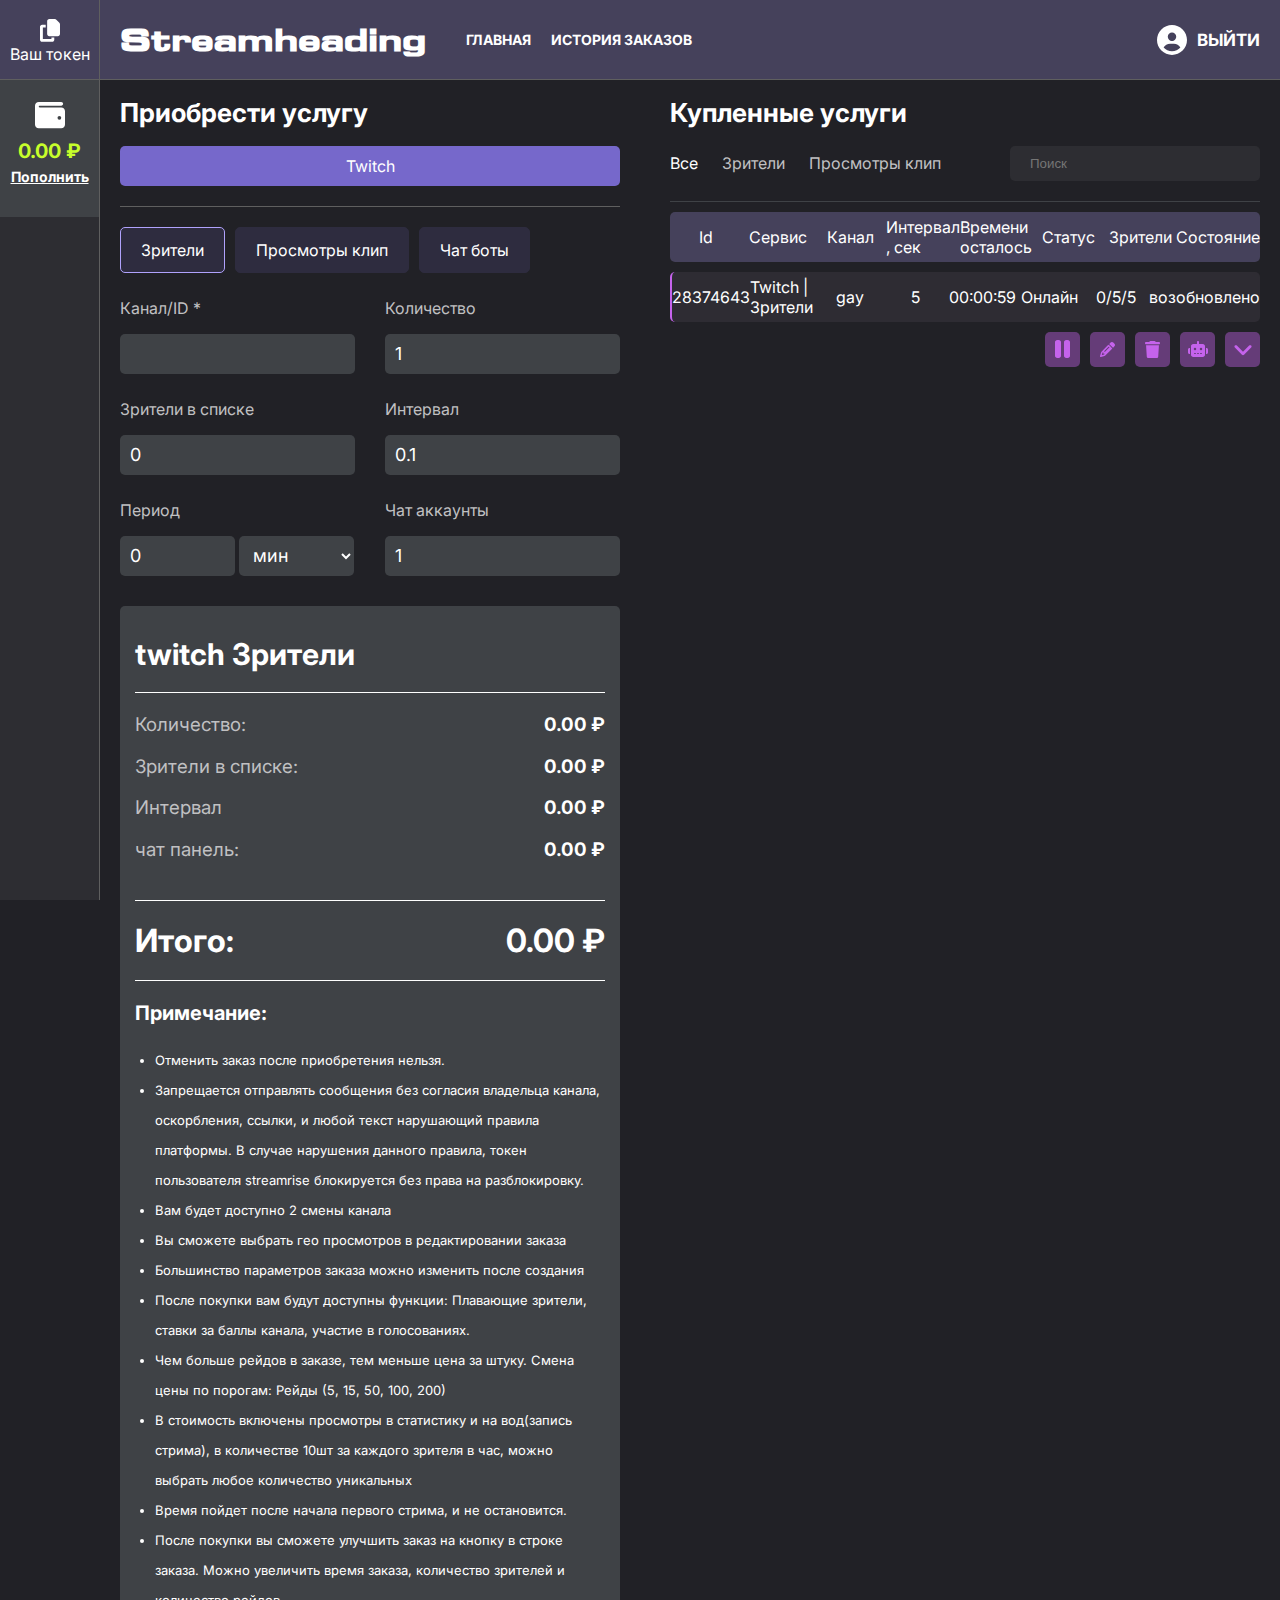
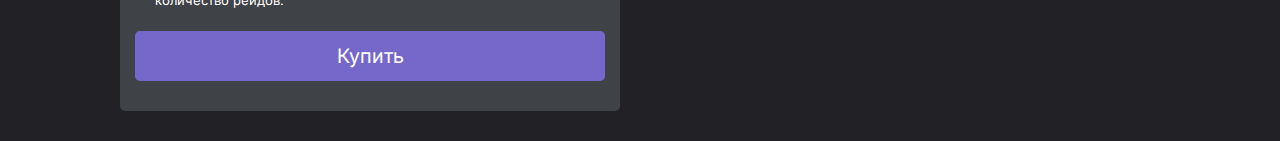
<file: panel/index.html>
<!DOCTYPE html>
<html lang="en">
<head>
    <meta charset="UTF-8">
    <link rel="stylesheet" href="https://cdnjs.cloudflare.com/ajax/libs/animate.css/4.1.1/animate.min.css"/>
    <link rel="stylesheet" href="/css/fonts.css">
    <link rel="stylesheet" href="/css/main.css">
    <link rel="shortcut icon" href="/favicon.ico" type="image/x-icon">
    <meta name="viewport" content="width=device-width, initial-scale=1.0">
    <title>Streamheading - Сервис по накрутке твича</title>
</head>
<body>
     

    <header>
        <div class="header_container">
            <div class="menu_button" onclick="copyToken()">
                <div class="menu_content">
                    <svg width="20" xmlns="http://www.w3.org/2000/svg" viewBox="0 0 448 512">
                        <path fill="#fff" d="M208 0L332.1 0c12.7 0 24.9 5.1 33.9 14.1l67.9 67.9c9 9 14.1 21.2 14.1 33.9L448 336c0 26.5-21.5 48-48 48l-192 0c-26.5 0-48-21.5-48-48l0-288c0-26.5 21.5-48 48-48zM48 128l80 0 0 64-64 0 0 256 192 0 0-32 64 0 0 48c0 26.5-21.5 48-48 48L48 512c-26.5 0-48-21.5-48-48L0 176c0-26.5 21.5-48 48-48z"/>
                    </svg>
                    <p>
                        Ваш токен
                    </p>
                </div>
            </div>
            
            <script>
            function copyToken() {
                const token = "гоша пиздюк";  
                navigator.clipboard.writeText(token)
                    .then(() => alert("Токен скопирован!"))
                    .catch(() => alert("Ошибка при копировании"));
            }
            </script>
            
            <div class="menu_payment">
                <svg width="30" xmlns="http://www.w3.org/2000/svg" viewBox="0 0 512 512">
                    <path fill="#fff" d="M64 32C28.7 32 0 60.7 0 96L0 416c0 35.3 28.7 64 64 64l384 0c35.3 0 64-28.7 64-64l0-224c0-35.3-28.7-64-64-64L80 128c-8.8 0-16-7.2-16-16s7.2-16 16-16l368 0c17.7 0 32-14.3 32-32s-14.3-32-32-32L64 32zM416 272a32 32 0 1 1 0 64 32 32 0 1 1 0-64z"/>
                </svg>
                <p>
                    0.00 ₽
                    <span>
                        <a href="#">
                            Пополнить
                        </a>
                    </span>
                </p>
            </div>            
        </div>
        <div class="header_left">
            <div class="menu_box">
                <div class="menu_inside">
                    <h1 class="menu_logo">
                        Streamheading
                    </h1>
                    <ul class="header_menu">
                        <li>
                            <a class="menu_link" href="#Services">
                                Главная
                            </a>
                        </li>
                        <li>
                            <a class="menu_link" href="#about">
                                История заказов
                            </a>
                        </li>
                    </ul>
                </div>
                <div class="menu_inside">
                    <a class="menu_out" href="/">
                        <svg width="30" height="30" viewBox="0 0 24 24" fill="none" xmlns="http://www.w3.org/2000/svg">
                            <path d="M18.7031 18.0094C17.6672 16.2094 15.7219 15 13.5 15H10.5C8.27812 15 6.33281 16.2094 5.29688 18.0094C6.94688 19.8469 9.3375 21 12 21C14.6625 21 17.0531 19.8422 18.7031 18.0094ZM0 12C0 8.8174 1.26428 5.76516 3.51472 3.51472C5.76516 1.26428 8.8174 0 12 0C15.1826 0 18.2348 1.26428 20.4853 3.51472C22.7357 5.76516 24 8.8174 24 12C24 15.1826 22.7357 18.2348 20.4853 20.4853C18.2348 22.7357 15.1826 24 12 24C8.8174 24 5.76516 22.7357 3.51472 20.4853C1.26428 18.2348 0 15.1826 0 12ZM12 12.75C12.8951 12.75 13.7535 12.3944 14.3865 11.7615C15.0194 11.1285 15.375 10.2701 15.375 9.375C15.375 8.47989 15.0194 7.62145 14.3865 6.98851C13.7535 6.35558 12.8951 6 12 6C11.1049 6 10.2465 6.35558 9.61351 6.98851C8.98058 7.62145 8.625 8.47989 8.625 9.375C8.625 10.2701 8.98058 11.1285 9.61351 11.7615C10.2465 12.3944 11.1049 12.75 12 12.75Z" fill="white"/>
                        </svg> 
                        выйти
                    </a>
                </div>
            </div>
            <div class="services">
                <div class="services_left">
                    <h1 class="services_left_title">
                        Приобрести услугу
                    </h1>
                    <button class="services_left_button">
                        Twitch
                    </button>
                    <div class="services_col"></div>
                    <div class="services_flex">
                        <button class="services_flex_button services_flex_button_active">
                            Зрители
                        </button>
                        <a href="views.html">
                            <button class="services_flex_button">
                                Просмотры клип
                            </button>
                        </a>
                        <a href="chat-bot.html">
                            <button class="services_flex_button">
                                Чат боты
                            </button>
                        </a>
                    </div>
                    <div class="services_flex_bottom">
                        <div class="services_left_inside">
                            <p>Канал/ID *</p>
                            <input class="services_left_inside_input" type="url" name="" id=""  required>
                        </div>
                        <div class="services_left_inside">
                            <p>Количество</p>
                            <input class="services_left_inside_input" type="number" name="" id="" value="1" placeholder="от 1 до 10000" required >
                        </div>  
                    </div>
                    <div class="services_flex_bottom">
                        <div class="services_left_inside">
                            <p>Зрители в списке</p>
                            <input class="services_left_inside_input" type="number" name="" id="" value="0" required>
                        </div>
                        <div class="services_left_inside">
                            <p>Интервал</p>
                            <input  class="services_left_inside_input" type="number" name="" id="" value="0.1"   required >
                        </div>  
                    </div>
                    <div class="services_flex_bottom">
                        <div class="services_left_inside ">
                            <p>Период</p>
                            <input class="services_input" type="number" name="" id="" value="0" required>
                            <select class="services_input">
                                <option value="">мин</option>
                                <option value="">Час</option>
                                <option value="">День</option>
                                <option value="">Неделя</option>
                                <option value="">Месяц</option>
                            </select>
                        </div>
                        <div class="services_left_inside">
                            <p>Чат аккаунты</p>
                            <input class="services_left_inside_input" type="number" name="" id="" value="1" required >
                        </div>  
                    </div>
                    <div class="payment_content">
                        <h1 class="payment_title">
                            twitch Зрители
                        </h1>
                        <div class="payment_line"></div>
                        <div class="payment_flex">
                            <p class="payment_paragraph">
                                Количество:
                            </p>
                            <p class="payment_number">
                                0.00 ₽
                            </p>
                        </div>
                        <div class="payment_flex">
                            <p class="payment_paragraph">
                                Зрители в списке:
                            </p>
                            <p class="payment_number">
                                0.00 ₽
                            </p>
                        </div>
                        <div class="payment_flex">
                            <p class="payment_paragraph">
                                Интервал
                            </p>
                            <p class="payment_number">
                                0.00 ₽
                            </p>
                        </div>
                        <div class="payment_flex">
                            <p class="payment_paragraph">
                                чат панель:
                            </p>
                            <p class="payment_number">
                                0.00 ₽
                            </p>
                        </div>
                        <div class="payment_line"></div>
                        <div class="payment_flex">
                            <h1 class="payment_text">
                                Итого:
                            </h1>
                            <h1 class="payment_price">
                                0.00 ₽
                            </h1>
                        </div>
                        <div class="payment_line"></div>
                        <p class="payment_decription_title">
                            Примечание:
                        </p>
                        <ul class="payment_decription">
                            <li>Отменить заказ после приобретения нельзя.</li>
                            <li>Запрещается отправлять сообщения без согласия владельца канала, оскорбления, ссылки, и любой текст нарушающий правила платформы. В случае нарушения данного правила, токен пользователя streamrise блокируется без права на разблокировку.</li>
                            <li>Вам будет доступно 2 смены канала</li>
                            <li>Вы сможете выбрать гео просмотров в редактировании заказа</li>
                            <li>Большинство параметров заказа можно изменить после создания</li>
                            <li>После покупки вам будут доступны функции: Плавающие зрители, ставки за баллы канала, участие в голосованиях.</li>
                            <li>Чем больше рейдов в заказе, тем меньше цена за штуку. Смена цены по порогам: Рейды (5, 15, 50, 100, 200)</li>
                            <li>В стоимость включены просмотры в статистику и на вод(запись стрима), в количестве 10шт за каждого зрителя в час, можно выбрать любое количество уникальных</li>
                            <li>Время пойдет после начала первого стрима, и не остановится.</li>
                            <li>После покупки вы сможете улучшить заказ на кнопку в строке заказа. Можно увеличить время заказа, количество зрителей и количество рейдов.</li>
                        </ul>
                        <button class="payment_button">
                            Купить
                        </button>
                    </div>
                </div>
                <div class="services_right">
                    <h1 class="services_right_title">
                        Купленные услуги
                    </h1>
                    <div class="services_column_flex">
                        <div class="services_column_inside">
                            <a class="services_column_flex_a_active services_column_flex_a" href="#">Все</a>
                            <a class="services_column_flex_a" href="#">Зрители</a>
                            <a class="services_column_flex_a" href="#">Просмотры клип</a>
                        </div>
                        <div class="services_column_inside">
                            <input type="search" name="" id="" placeholder="Поиск">
                        </div>
                    </div>
                    <div class="services_line"></div>
                    <div class="list_container">
                        <p>Id</p>
                        <p>Сервис</p>
                        <p>Канал</p>
                        <p>Интервал , сек</p>
                        <p>Времени осталось</p>
                        <p>Статус</p>
                        <p>Зрители </p>
                        <p>Состояние</p>
                    </div>
                    <div class="list_orders_container">
                        <p>28374643</p>
                        <p>Twitch | Зрители</p>
                        <p>gay</p>
                        <p>5</p>
                        <p>00:00:59</p>
                        <p>Онлайн</p>
                        <p>0/5/5</p>
                        <p><span>возобновлено</span></p>
                    </div>
                    <div class="services_column_flex">
                        <div></div>
                        <div class="services_svgs">
                            <div id="iconToggle" onclick="toggleIcon()">
                                <div id="svg1">
                                    <button class="services_svg">
                                        <svg id="svg1" width="15" xmlns="http://www.w3.org/2000/svg" viewBox="0 0 320 512">
                                            <path fill="#C563EC" d="M48 64C21.5 64 0 85.5 0 112L0 400c0 26.5 21.5 48 48 48l32 0c26.5 0 48-21.5 48-48l0-288c0-26.5-21.5-48-48-48L48 64zm192 0c-26.5 0-48 21.5-48 48l0 288c0 26.5 21.5 48 48 48l32 0c26.5 0 48-21.5 48-48l0-288c0-26.5-21.5-48-48-48l-32 0z"/>
                                        </svg>
                                    </button>
                                </div>
                                <div id="svg2" style="display: none;">
                                    <button class="services_svg">
                                        <svg width="15" xmlns="http://www.w3.org/2000/svg" viewBox="0 0 384 512">
                                            <path fill="#C563EC" d="M73 39c-14.8-9.1-33.4-9.4-48.5-.9S0 62.6 0 80L0 432c0 17.4 9.4 33.4 24.5 41.9s33.7 8.1 48.5-.9L361 297c14.3-8.7 23-24.2 23-41s-8.7-32.2-23-41L73 39z"/>
                                        </svg>
                                    </button>
                                </div>
                            </div>
                            <button class="services_svg" onclick="toggleEdit()">
                                <svg width="15" xmlns="http://www.w3.org/2000/svg" viewBox="0 0 512 512">
                                    <path fill="#C563EC" d="M410.3 231l11.3-11.3-33.9-33.9-62.1-62.1L291.7 89.8l-11.3 11.3-22.6 22.6L58.6 322.9c-10.4 10.4-18 23.3-22.2 37.4L1 480.7c-2.5 8.4-.2 17.5 6.1 23.7s15.3 8.5 23.7 6.1l120.3-35.4c14.1-4.2 27-11.8 37.4-22.2L387.7 253.7 410.3 231zM160 399.4l-9.1 22.7c-4 3.1-8.5 5.4-13.3 6.9L59.4 452l23-78.1c1.4-4.9 3.8-9.4 6.9-13.3l22.7-9.1 0 32c0 8.8 7.2 16 16 16l32 0zM362.7 18.7L348.3 33.2 325.7 55.8 314.3 67.1l33.9 33.9 62.1 62.1 33.9 33.9 11.3-11.3 22.6-22.6 14.5-14.5c25-25 25-65.5 0-90.5L453.3 18.7c-25-25-65.5-25-90.5 0zm-47.4 168l-144 144c-6.2 6.2-16.4 6.2-22.6 0s-6.2-16.4 0-22.6l144-144c6.2-6.2 16.4-6.2 22.6 0s6.2 16.4 0 22.6z"/>
                                </svg>
                            </button>
                            <button class="services_svg">
                                <svg width="15" xmlns="http://www.w3.org/2000/svg" viewBox="0 0 448 512">
                                    <path fill="#C563EC" d="M135.2 17.7L128 32 32 32C14.3 32 0 46.3 0 64S14.3 96 32 96l384 0c17.7 0 32-14.3 32-32s-14.3-32-32-32l-96 0-7.2-14.3C307.4 6.8 296.3 0 284.2 0L163.8 0c-12.1 0-23.2 6.8-28.6 17.7zM416 128L32 128 53.2 467c1.6 25.3 22.6 45 47.9 45l245.8 0c25.3 0 46.3-19.7 47.9-45L416 128z"/>
                                </svg>
                            </button>
                            <a href="bot.html">
                                <button class="services_svg">
                                    <svg width="20" xmlns="http://www.w3.org/2000/svg" viewBox="0 0 640 512">
                                        <path fill="#C563EC" d="M320 0c17.7 0 32 14.3 32 32l0 64 120 0c39.8 0 72 32.2 72 72l0 272c0 39.8-32.2 72-72 72l-304 0c-39.8 0-72-32.2-72-72l0-272c0-39.8 32.2-72 72-72l120 0 0-64c0-17.7 14.3-32 32-32zM208 384c-8.8 0-16 7.2-16 16s7.2 16 16 16l32 0c8.8 0 16-7.2 16-16s-7.2-16-16-16l-32 0zm96 0c-8.8 0-16 7.2-16 16s7.2 16 16 16l32 0c8.8 0 16-7.2 16-16s-7.2-16-16-16l-32 0zm96 0c-8.8 0-16 7.2-16 16s7.2 16 16 16l32 0c8.8 0 16-7.2 16-16s-7.2-16-16-16l-32 0zM264 256a40 40 0 1 0 -80 0 40 40 0 1 0 80 0zm152 40a40 40 0 1 0 0-80 40 40 0 1 0 0 80zM48 224l16 0 0 192-16 0c-26.5 0-48-21.5-48-48l0-96c0-26.5 21.5-48 48-48zm544 0c26.5 0 48 21.5 48 48l0 96c0 26.5-21.5 48-48 48l-16 0 0-192 16 0z"/>
                                    </svg>
                                </button>
                            </a>
                            <button class="services_svg" onclick="toggleServices()">
                                <svg class="icon" width="20" xmlns="http://www.w3.org/2000/svg" viewBox="0 0 448 512">
                                    <path fill="#C563EC" d="M201.4 374.6c12.5 12.5 32.8 12.5 45.3 0l160-160c12.5-12.5 12.5-32.8 0-45.3s-32.8-12.5-45.3 0L224 306.7 86.6 169.4c-12.5-12.5-32.8-12.5-45.3 0s-12.5 32.8 0 45.3l160 160z"/>
                                </svg>
                            </button>
                        </div>
                    </div>
                    <div class="services_edit"  style="display: none;">
                        <div class="services_box">
                            <div class="flex_column">
                                <p>
                                    Канал
                                </p>
                                <input class="services_edit_input" type="text" name="" id="" value="gay">
                            </div>
                            <div class="flex_column">
                                <p>
                                    Интервал
                                </p>
                                <input class="services_edit_input" type="text" name="" id="" value="5">
                            </div>
                            <div class="flex_column">
                                <p>
                                    Примечание
                                </p>
                                <input class="services_edit_input" type="text" name="" id="" value="">
                            </div>
                            <div class="flex_column">
                                <p>
                                    Количество
                                </p>
                                <input class="services_edit_input" type="text" name="" id="" value="5">
                            </div>
                        </div>
                        <div class="services_box">
                            <div class="flex_column">
                                <p>
                                    Зрители в списке
                                </p>
                                <input class="services_edit_input" type="text" name="" id="" value="5">
                            </div>
                            <div class="flex_column">
                                <p>
                                    Чат аккаунты
                                </p>
                                <input class="services_edit_input" type="text" name="" id="" value="5">
                            </div>
                            <div class="flex_column">
                                <p>
                                    Просмотровв час
                                </p>
                                <input class="services_edit_input" type="text" name="" id="" value="52">
                            </div>
                        </div>
                        <button class="services_svg_1">
                            <svg width="15" xmlns="http://www.w3.org/2000/svg" viewBox="0 0 448 512">
                                <path fill="#fff" d="M48 96l0 320c0 8.8 7.2 16 16 16l320 0c8.8 0 16-7.2 16-16l0-245.5c0-4.2-1.7-8.3-4.7-11.3l33.9-33.9c12 12 18.7 28.3 18.7 45.3L448 416c0 35.3-28.7 64-64 64L64 480c-35.3 0-64-28.7-64-64L0 96C0 60.7 28.7 32 64 32l245.5 0c17 0 33.3 6.7 45.3 18.7l74.5 74.5-33.9 33.9L320.8 84.7c-.3-.3-.5-.5-.8-.8L320 184c0 13.3-10.7 24-24 24l-192 0c-13.3 0-24-10.7-24-24L80 80 64 80c-8.8 0-16 7.2-16 16zm80-16l0 80 144 0 0-80L128 80zm32 240a64 64 0 1 1 128 0 64 64 0 1 1 -128 0z"/>
                            </svg>
                            Сохранить
                        </button>
                    </div>
                    <div class="services_view">
                        <div class="services_box">
                            <p>Заказ <span>28374643</span></p>
                            <p>Сервис  <span>Twitch | Зрители</span></p>
                            <p>Канал <span>gay</span></p>
                            <p>Онлайн <span>Онлайн</span></p>
                            <p>Интервал <span>5</span></p>
                            <p>Времени осталось <span>00:00:59s</span></p>
                            <p>Зрители <span>0/5/5</span></p>
                        </div>
                        <div class="services_box">
                            <p>Осталось смен канала <span>2</span></p>
                            <p>Проверять онлайн   <span>Нет</span></p>
                            <p>Зрители в списке  <span>5шт</span></p>
                            <p>Просмотров в час <span>50шт</span></p>
                        </div>
                    </div>
                </div>
            </div>
        </div>
    </header>


    
    <script>
        function toggleEdit() {
            const editDiv = document.querySelector('.services_edit');
            if (editDiv.style.display === 'none' || editDiv.style.display === '') {
                editDiv.style.display = 'flex';
            } else {
                editDiv.style.display = 'none';
            }
        }
    </script>

    <script>
        function toggleServices() {
            const svg = document.querySelector('.services_svg .icon');
            const view = document.querySelector('.services_view');
            
            svg.classList.toggle('rotate');
            view.classList.toggle('show');
        }
    </script>
    <script>
        function toggleIcon() {
          const svg1 = document.getElementById('svg1');
          const svg2 = document.getElementById('svg2');
      
          if (svg1.style.display === 'none') {
            svg1.style.display = 'block';
            svg2.style.display = 'none';
          } else {
            svg1.style.display = 'none';
            svg2.style.display = 'block';
          }
        }
    </script>

</body>
</html>
</file>
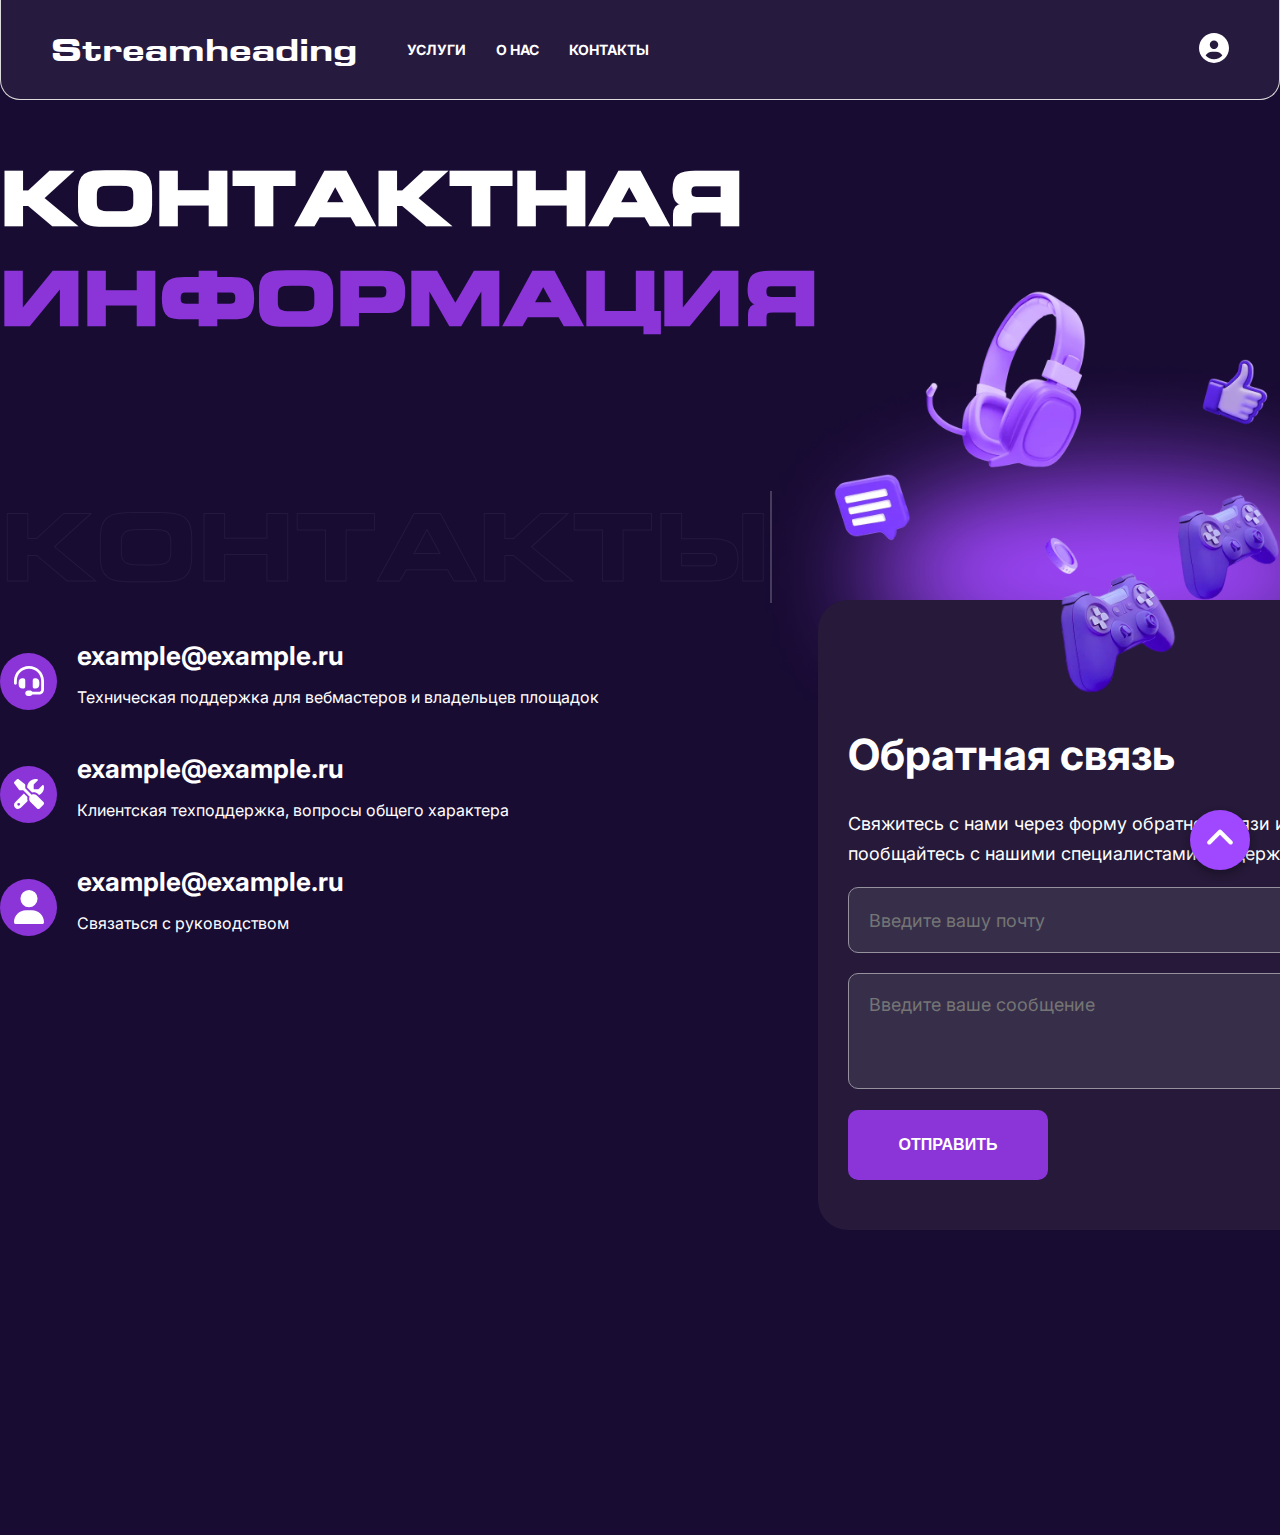
<file: contacts.html>
<!DOCTYPE html>
<html lang="en">
<head>
    <meta charset="UTF-8">
    <link rel="stylesheet" href="https://cdnjs.cloudflare.com/ajax/libs/animate.css/4.1.1/animate.min.css"/>
    <link rel="stylesheet" href="css/fonts.css">
    <link rel="stylesheet" href="css/style.css">
    <link rel="shortcut icon" href="favicon.ico" type="image/x-icon">
    <meta name="viewport" content="width=device-width, initial-scale=1.0">
    <title>Streamheading - Сервис по накрутке твича</title>
</head>
<body>
     

    <header class="header animate__animated animate__fadeInDown">
        <div class="header_box">
            <a class="menu_logo" href="/">Streamheading</a>
            <ul class="header_menu">
                <li>
                    <a class="menu_link" href="/#Services">
                        Услуги
                    </a>
                </li>
                <li>
                    <a class="menu_link" href="/#about">
                        О нас
                    </a>
                </li>
                <li>
                    <a class="menu_link" href="#Contacts">
                        Контакты
                    </a>
                </li>
            </ul>
        </div>
        <div class="header_box">
            <a href="register.html">
                <svg width="30" height="30" viewBox="0 0 24 24" fill="none" xmlns="http://www.w3.org/2000/svg">
                    <path d="M18.7031 18.0094C17.6672 16.2094 15.7219 15 13.5 15H10.5C8.27812 15 6.33281 16.2094 5.29688 18.0094C6.94688 19.8469 9.3375 21 12 21C14.6625 21 17.0531 19.8422 18.7031 18.0094ZM0 12C0 8.8174 1.26428 5.76516 3.51472 3.51472C5.76516 1.26428 8.8174 0 12 0C15.1826 0 18.2348 1.26428 20.4853 3.51472C22.7357 5.76516 24 8.8174 24 12C24 15.1826 22.7357 18.2348 20.4853 20.4853C18.2348 22.7357 15.1826 24 12 24C8.8174 24 5.76516 22.7357 3.51472 20.4853C1.26428 18.2348 0 15.1826 0 12ZM12 12.75C12.8951 12.75 13.7535 12.3944 14.3865 11.7615C15.0194 11.1285 15.375 10.2701 15.375 9.375C15.375 8.47989 15.0194 7.62145 14.3865 6.98851C13.7535 6.35558 12.8951 6 12 6C11.1049 6 10.2465 6.35558 9.61351 6.98851C8.98058 7.62145 8.625 8.47989 8.625 9.375C8.625 10.2701 8.98058 11.1285 9.61351 11.7615C10.2465 12.3944 11.1049 12.75 12 12.75Z" fill="white"/>
                </svg>                    
            </a>
        </div>
    </header>



    <section class="contact_container">
        <div class="contact_box ">
            <h1 class="contact_title wow animate__animated animate__fadeInLeft">
                КОНТАКТНАЯ
                <span>ИНФОРМАЦИЯ</span>
            </h1>
            <p class="contact_gr typing">
                Контакты
            </p>
            <div class="contact_inside contact_inside_top wow animate__animated animate__fadeInUpBig" >
                <div class="contact_inside_box">
                    <div class="contact_inside_svg">
                        <svg width="30" xmlns="http://www.w3.org/2000/svg" viewBox="0 0 512 512">
                            <path fill="#fff" d="M256 48C141.1 48 48 141.1 48 256l0 40c0 13.3-10.7 24-24 24s-24-10.7-24-24l0-40C0 114.6 114.6 0 256 0S512 114.6 512 256l0 144.1c0 48.6-39.4 88-88.1 88L313.6 488c-8.3 14.3-23.8 24-41.6 24l-32 0c-26.5 0-48-21.5-48-48s21.5-48 48-48l32 0c17.8 0 33.3 9.7 41.6 24l110.4 .1c22.1 0 40-17.9 40-40L464 256c0-114.9-93.1-208-208-208zM144 208l16 0c17.7 0 32 14.3 32 32l0 112c0 17.7-14.3 32-32 32l-16 0c-35.3 0-64-28.7-64-64l0-48c0-35.3 28.7-64 64-64zm224 0c35.3 0 64 28.7 64 64l0 48c0 35.3-28.7 64-64 64l-16 0c-17.7 0-32-14.3-32-32l0-112c0-17.7 14.3-32 32-32l16 0z"/>
                        </svg>
                    </div>
                </div>
                <div class="contact_inside_box">
                    <a href="mailto:example@example.ru" class="contact_email">            
                        example@example.ru
                    </a>
                    <p class="contact_description">
                        Техническая поддержка для вебмастеров и владельцев площадок
                    </p>
                </div>
            </div>
            <div class="contact_inside wow animate__animated animate__fadeInUpBig">
                <div class="contact_inside_box">
                    <div class="contact_inside_svg">
                        <svg width="30" xmlns="http://www.w3.org/2000/svg" viewBox="0 0 512 512">
                            <path fill="#fff" d="M78.6 5C69.1-2.4 55.6-1.5 47 7L7 47c-8.5 8.5-9.4 22-2.1 31.6l80 104c4.5 5.9 11.6 9.4 19 9.4l54.1 0 109 109c-14.7 29-10 65.4 14.3 89.6l112 112c12.5 12.5 32.8 12.5 45.3 0l64-64c12.5-12.5 12.5-32.8 0-45.3l-112-112c-24.2-24.2-60.6-29-89.6-14.3l-109-109 0-54.1c0-7.5-3.5-14.5-9.4-19L78.6 5zM19.9 396.1C7.2 408.8 0 426.1 0 444.1C0 481.6 30.4 512 67.9 512c18 0 35.3-7.2 48-19.9L233.7 374.3c-7.8-20.9-9-43.6-3.6-65.1l-61.7-61.7L19.9 396.1zM512 144c0-10.5-1.1-20.7-3.2-30.5c-2.4-11.2-16.1-14.1-24.2-6l-63.9 63.9c-3 3-7.1 4.7-11.3 4.7L352 176c-8.8 0-16-7.2-16-16l0-57.4c0-4.2 1.7-8.3 4.7-11.3l63.9-63.9c8.1-8.1 5.2-21.8-6-24.2C388.7 1.1 378.5 0 368 0C288.5 0 224 64.5 224 144l0 .8 85.3 85.3c36-9.1 75.8 .5 104 28.7L429 274.5c49-23 83-72.8 83-130.5zM56 432a24 24 0 1 1 48 0 24 24 0 1 1 -48 0z"/>
                        </svg>
                    </div>
                </div>
                <div class="contact_inside_box">
                    <a href="mailto:example@example.ru" class="contact_email">            
                        example@example.ru
                    </a>
                    <p class="contact_description">
                        Клиентская техподдержка, вопросы общего характера
                    </p>
                </div>
            </div>
            <div class="contact_inside wow animate__animated animate__fadeInUpBig">
                <div class="contact_inside_box">
                    <div class="contact_inside_svg">
                        <svg width="30" xmlns="http://www.w3.org/2000/svg" viewBox="0 0 448 512">
                            <path fill="#fff" d="M224 256A128 128 0 1 0 224 0a128 128 0 1 0 0 256zm-45.7 48C79.8 304 0 383.8 0 482.3C0 498.7 13.3 512 29.7 512l388.6 0c16.4 0 29.7-13.3 29.7-29.7C448 383.8 368.2 304 269.7 304l-91.4 0z"/>
                        </svg>
                    </div>
                </div>
                <div class="contact_inside_box">
                    <a href="mailto:example@example.ru" class="contact_email">            
                        example@example.ru
                    </a>
                    <p class="contact_description">
                        Связаться с руководством
                    </p>
                </div>
            </div>
            <div class="contact_inside wow animate__animated animate__fadeInUpBig">
                <div class="contact_inside_box">
                    <div class="contact_inside_svg">
                        <svg width="30" xmlns="http://www.w3.org/2000/svg" viewBox="0 0 640 512">
                            <path fill="#fff" d="M323.4 85.2l-96.8 78.4c-16.1 13-19.2 36.4-7 53.1c12.9 17.8 38 21.3 55.3 7.8l99.3-77.2c7-5.4 17-4.2 22.5 2.8s4.2 17-2.8 22.5l-20.9 16.2L512 316.8 512 128l-.7 0-3.9-2.5L434.8 79c-15.3-9.8-33.2-15-51.4-15c-21.8 0-43 7.5-60 21.2zm22.8 124.4l-51.7 40.2C263 274.4 217.3 268 193.7 235.6c-22.2-30.5-16.6-73.1 12.7-96.8l83.2-67.3c-11.6-4.9-24.1-7.4-36.8-7.4C234 64 215.7 69.6 200 80l-72 48 0 224 28.2 0 91.4 83.4c19.6 17.9 49.9 16.5 67.8-3.1c5.5-6.1 9.2-13.2 11.1-20.6l17 15.6c19.5 17.9 49.9 16.6 67.8-2.9c4.5-4.9 7.8-10.6 9.9-16.5c19.4 13 45.8 10.3 62.1-7.5c17.9-19.5 16.6-49.9-2.9-67.8l-134.2-123zM16 128c-8.8 0-16 7.2-16 16L0 352c0 17.7 14.3 32 32 32l32 0c17.7 0 32-14.3 32-32l0-224-80 0zM48 320a16 16 0 1 1 0 32 16 16 0 1 1 0-32zM544 128l0 224c0 17.7 14.3 32 32 32l32 0c17.7 0 32-14.3 32-32l0-208c0-8.8-7.2-16-16-16l-80 0zm32 208a16 16 0 1 1 32 0 16 16 0 1 1 -32 0z"/>
                        </svg>
                    </div>
                </div>
                <div class="contact_inside_box">
                    <a href="mailto:example@example.ru" class="contact_email">            
                        example@example.ru
                    </a>
                    <p class="contact_description">
                        Предложения и сотрудничество
                    </p>
                </div>
            </div>
        </div>
        <div class="contact_box wow animate__animated animate__fadeInUp">
            <img class="contact_img" src="img/decor.png" width="800" alt="">
            <div class="contact_right_box ">
               <img class="contact_decor" src="img/decor-7.webp" width="120" alt="">
               <h1 class="contact_right_title">
                    Обратная связь
               </h1>
               <p class="contact_right_paragraph">
                    Свяжитесь с нами через форму обратной связи или пообщайтесь с нашими специалистами поддержки в чате
               </p>
               <form class="contact_form" action="php/send" method="post">
                  <input class="contact_input_email" type="email" name="email" id="" placeholder="Введите вашу почту" required>
                  <textarea class="contact_textarea" name="text" id="" placeholder="Введите ваше сообщение" required></textarea>
                  <button class="contact_button">Отправить</button>
               </form>
            </div>
        </div>
    </section>


    
    <footer class="footer_container wow animate__animated animate__fadeIn">
        <div class="footer_box">
            <a class="footer_logo" href="#">Streamheading</a>
            <p class="footer_company">
                Streamheading – Продвижение twitch каналов
            </p>
            <p class="footer_copy">
                &copy; Copyright 2025
            </p>
        </div>
    </footer>


    <!-- Cookies -->
    <section class="cookies_container hidden">
        <div class="cookies_box">
        <p class="cookies_text">
            Мы используем файлы cookie, чтобы сделать сайт удобнее. Продолжая пользоваться сайтом, вы соглашаетесь с этим.
        </p>
        <button class="cookies_btn" onclick="closeCookiesBox()">
            Принять
        </button>
        </div>
    </section>
    <!---->
  
    <!-- Scroll -->
    <section class="scroll_container wow animate__animated animate__fadeInBottomRight">
        <div class="scroll_box">
            <a href="#top">
                <svg width="30" xmlns="http://www.w3.org/2000/svg" viewBox="0 0 448 512">
                    <path fill="#fff" d="M201.4 137.4c12.5-12.5 32.8-12.5 45.3 0l160 160c12.5 12.5 12.5 32.8 0 45.3s-32.8 12.5-45.3 0L224 205.3 86.6 342.6c-12.5 12.5-32.8 12.5-45.3 0s-12.5-32.8 0-45.3l160-160z"/>
                </svg>
            </a>
        </div>
    </section>
    <!---->



    <script src="js/wow.min.js"></script>
    <script>
        new WOW().init();
    </script>
    <script src="js/main.js"></script>
</body>
</html>
</file>
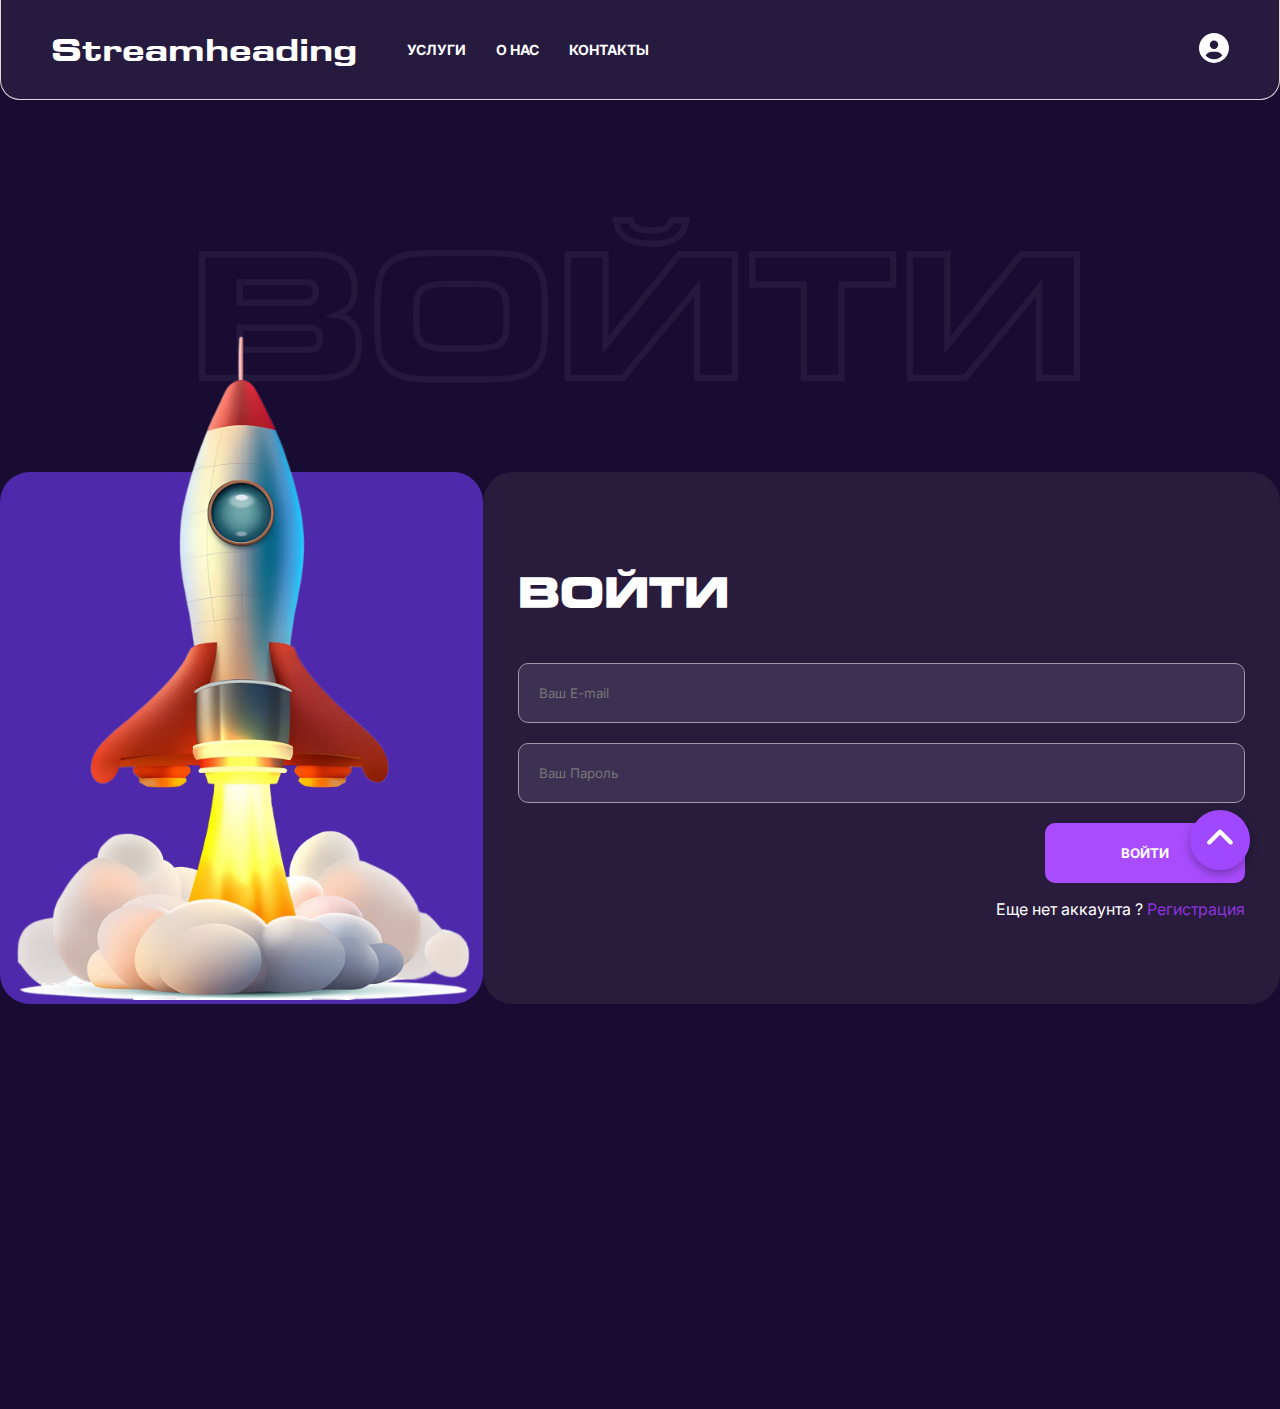
<file: login.html>
<!DOCTYPE html>
<html lang="en">
<head>
    <meta charset="UTF-8">
    <link rel="stylesheet" href="https://cdnjs.cloudflare.com/ajax/libs/animate.css/4.1.1/animate.min.css"/>
    <link rel="stylesheet" href="css/fonts.css">
    <link rel="stylesheet" href="css/style.css">
    <link rel="shortcut icon" href="favicon.ico" type="image/x-icon">
    <meta name="viewport" content="width=device-width, initial-scale=1.0">
    <title>Войти</title>
</head>
<body>
     

    <header class="header animate__animated animate__fadeInDown">
        <div class="header_box">
            <a class="menu_logo" href="index.html">Streamheading</a>
            <ul class="header_menu">
                <li>
                    <a class="menu_link" href="/#Services">
                        Услуги
                    </a>
                </li>
                <li>
                    <a class="menu_link" href="/#about">
                        О нас
                    </a>
                </li>
                <li>
                    <a class="menu_link" href="contacts.html">
                        Контакты
                    </a>
                </li>
            </ul>
        </div>
        <div class="header_box">
            <a href="#">
                <svg width="30" height="30" viewBox="0 0 24 24" fill="none" xmlns="http://www.w3.org/2000/svg">
                    <path d="M18.7031 18.0094C17.6672 16.2094 15.7219 15 13.5 15H10.5C8.27812 15 6.33281 16.2094 5.29688 18.0094C6.94688 19.8469 9.3375 21 12 21C14.6625 21 17.0531 19.8422 18.7031 18.0094ZM0 12C0 8.8174 1.26428 5.76516 3.51472 3.51472C5.76516 1.26428 8.8174 0 12 0C15.1826 0 18.2348 1.26428 20.4853 3.51472C22.7357 5.76516 24 8.8174 24 12C24 15.1826 22.7357 18.2348 20.4853 20.4853C18.2348 22.7357 15.1826 24 12 24C8.8174 24 5.76516 22.7357 3.51472 20.4853C1.26428 18.2348 0 15.1826 0 12ZM12 12.75C12.8951 12.75 13.7535 12.3944 14.3865 11.7615C15.0194 11.1285 15.375 10.2701 15.375 9.375C15.375 8.47989 15.0194 7.62145 14.3865 6.98851C13.7535 6.35558 12.8951 6 12 6C11.1049 6 10.2465 6.35558 9.61351 6.98851C8.98058 7.62145 8.625 8.47989 8.625 9.375C8.625 10.2701 8.98058 11.1285 9.61351 11.7615C10.2465 12.3944 11.1049 12.75 12 12.75Z" fill="white"/>
                </svg>                    
            </a>
        </div>
    </header>




    <h1 class="auth_shadow wow animate__animated animate__fadeIn">
        Войти 
    </h1>

    <section class="auth_container">
        <div class="auth_right wow animate__animated animate__fadeInUpBig">
            <img class="auth_img" src="img/banner-10.webp" width="460" alt="">
        </div>
        <div class="auth_left">
            <div class="block wow animate__animated animate__fadeIn">
                <h1 class="auth_title">
                    Войти
                </h1>
                <form action="#">
                    <div class="auth_column">
                        <input class="auth_input" type="email" name="email"  placeholder="Ваш E-mail" required>
                        <input class="auth_input" type="password" name="password"  placeholder="Ваш Пароль" required>
                    </div>
                    <div class="auth_column">
                        <button class="auth_button">
                            войти
                        </button>
                        <p class="auth_link">
                            Еще нет аккаунта ? <a href="login.html">Регистрация</a>
                        </p>
                    </div>
                </form>
            </div>
        </div>
    </section>



    <footer class="footer_container wow animate__animated animate__fadeIn">
        <div class="footer_box">
            <a class="footer_logo" href="#">Streamheading</a>
            <p class="footer_company">
                Streamheading – Продвижение twitch каналов
            </p>
            <p class="footer_copy">
                &copy; Copyright 2025
            </p>
        </div>
    </footer>


    <!-- Cookies -->
    <section class="cookies_container hidden">
        <div class="cookies_box">
        <p class="cookies_text">
            Мы используем файлы cookie, чтобы сделать сайт удобнее. Продолжая пользоваться сайтом, вы соглашаетесь с этим.
        </p>
        <button class="cookies_btn" onclick="closeCookiesBox()">
            Принять
        </button>
        </div>
    </section>
    <!---->
  
    <!-- Scroll -->
    <section class="scroll_container wow animate__animated animate__fadeInBottomRight">
        <div class="scroll_box">
            <a href="#top">
                <svg width="30" xmlns="http://www.w3.org/2000/svg" viewBox="0 0 448 512">
                    <path fill="#fff" d="M201.4 137.4c12.5-12.5 32.8-12.5 45.3 0l160 160c12.5 12.5 12.5 32.8 0 45.3s-32.8 12.5-45.3 0L224 205.3 86.6 342.6c-12.5 12.5-32.8 12.5-45.3 0s-12.5-32.8 0-45.3l160-160z"/>
                </svg>
            </a>
        </div>
    </section>
    <!---->

    <script>
        const valueDisplay = document.getElementById("range_value");
      
        function updateValue(input) {
          const val = input.value;
          const percent = (val - input.min) / (input.max - input.min);
          const offset = percent * input.offsetWidth;
          valueDisplay.innerText = val;
          valueDisplay.style.left = `${offset}px`;
        }
      
        function showValue() {
          valueDisplay.style.display = 'block';
        }
      
        function hideValue() {
          valueDisplay.style.display = 'none';
        }
    </script>


    <script src="js/wow.min.js"></script>
    <script>
        new WOW().init();
    </script>
    <script src="js/main.js"></script>
</body>
</html>
</file>
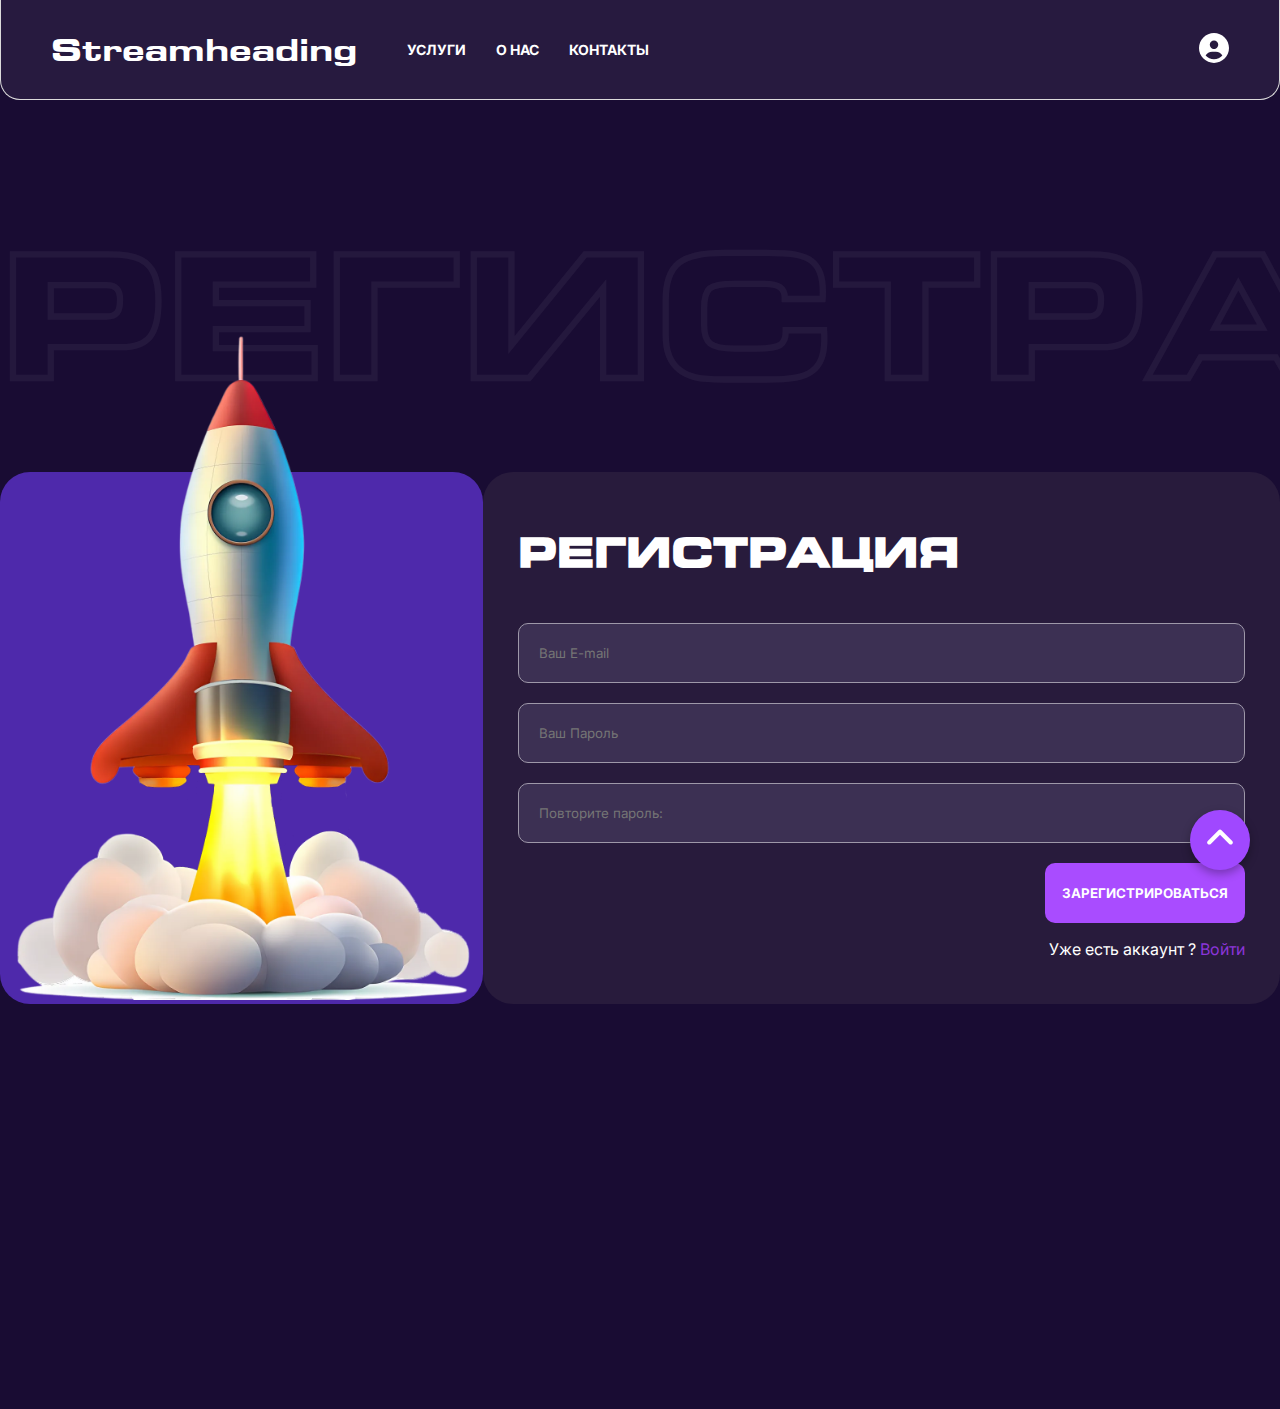
<file: register.html>
<!DOCTYPE html>
<html lang="en">
<head>
    <meta charset="UTF-8">
    <link rel="stylesheet" href="https://cdnjs.cloudflare.com/ajax/libs/animate.css/4.1.1/animate.min.css"/>
    <link rel="stylesheet" href="css/fonts.css">
    <link rel="stylesheet" href="css/style.css">
    <link rel="shortcut icon" href="favicon.ico" type="image/x-icon">
    <meta name="viewport" content="width=device-width, initial-scale=1.0">
    <title>Регистрация</title>
</head>
<body>
     

    <header class="header animate__animated animate__fadeInDown">
        <div class="header_box">
            <a class="menu_logo" href="index.html">Streamheading</a>
            <ul class="header_menu">
                <li>
                    <a class="menu_link" href="/#Services">
                        Услуги
                    </a>
                </li>
                <li>
                    <a class="menu_link" href="/#about">
                        О нас
                    </a>
                </li>
                <li>
                    <a class="menu_link" href="contacts.html">
                        Контакты
                    </a>
                </li>
            </ul>
        </div>
        <div class="header_box">
            <a href="#">
                <svg width="30" height="30" viewBox="0 0 24 24" fill="none" xmlns="http://www.w3.org/2000/svg">
                    <path d="M18.7031 18.0094C17.6672 16.2094 15.7219 15 13.5 15H10.5C8.27812 15 6.33281 16.2094 5.29688 18.0094C6.94688 19.8469 9.3375 21 12 21C14.6625 21 17.0531 19.8422 18.7031 18.0094ZM0 12C0 8.8174 1.26428 5.76516 3.51472 3.51472C5.76516 1.26428 8.8174 0 12 0C15.1826 0 18.2348 1.26428 20.4853 3.51472C22.7357 5.76516 24 8.8174 24 12C24 15.1826 22.7357 18.2348 20.4853 20.4853C18.2348 22.7357 15.1826 24 12 24C8.8174 24 5.76516 22.7357 3.51472 20.4853C1.26428 18.2348 0 15.1826 0 12ZM12 12.75C12.8951 12.75 13.7535 12.3944 14.3865 11.7615C15.0194 11.1285 15.375 10.2701 15.375 9.375C15.375 8.47989 15.0194 7.62145 14.3865 6.98851C13.7535 6.35558 12.8951 6 12 6C11.1049 6 10.2465 6.35558 9.61351 6.98851C8.98058 7.62145 8.625 8.47989 8.625 9.375C8.625 10.2701 8.98058 11.1285 9.61351 11.7615C10.2465 12.3944 11.1049 12.75 12 12.75Z" fill="white"/>
                </svg>                    
            </a>
        </div>
    </header>




    <h1 class="auth_shadow wow animate__animated animate__fadeIn">
        регистрация
    </h1>

    <section class="auth_container">
        <div class="auth_right wow animate__animated animate__fadeInUpBig">
            <img class="auth_img" src="img/banner-10.webp" width="460" alt="">
        </div>
        <div class="auth_left">
            <div class="block wow animate__animated animate__fadeIn">
                <h1 class="auth_title">
                    Регистрация
                </h1>
                <form action="#">
                    <div class="auth_column">
                        <input class="auth_input" type="email" name="email"  placeholder="Ваш E-mail" required>
                        <input class="auth_input" type="password" name="password"  placeholder="Ваш Пароль" required>
                        <input class="auth_input" type="password" name="repeat-password"  placeholder="Повторите пароль:" required>
                    </div>
                    <div class="auth_column">
                        <button class="auth_button">
                            зарегистрироваться
                        </button>
                        <p class="auth_link">
                            Уже есть аккаунт ? <a href="login.html">Войти</a>
                        </p>
                    </div>
                </form>
            </div>
        </div>
    </section>



    <footer class="footer_container wow animate__animated animate__fadeIn">
        <div class="footer_box">
            <a class="footer_logo" href="#">Streamheading</a>
            <p class="footer_company">
                Streamheading – Продвижение twitch каналов
            </p>
            <p class="footer_copy">
                &copy; Copyright 2025
            </p>
        </div>
    </footer>


    <!-- Cookies -->
    <section class="cookies_container hidden">
        <div class="cookies_box">
        <p class="cookies_text">
            Мы используем файлы cookie, чтобы сделать сайт удобнее. Продолжая пользоваться сайтом, вы соглашаетесь с этим.
        </p>
        <button class="cookies_btn" onclick="closeCookiesBox()">
            Принять
        </button>
        </div>
    </section>
    <!---->
  
    <!-- Scroll -->
    <section class="scroll_container wow animate__animated animate__fadeInBottomRight">
        <div class="scroll_box">
            <a href="#top">
                <svg width="30" xmlns="http://www.w3.org/2000/svg" viewBox="0 0 448 512">
                    <path fill="#fff" d="M201.4 137.4c12.5-12.5 32.8-12.5 45.3 0l160 160c12.5 12.5 12.5 32.8 0 45.3s-32.8 12.5-45.3 0L224 205.3 86.6 342.6c-12.5 12.5-32.8 12.5-45.3 0s-12.5-32.8 0-45.3l160-160z"/>
                </svg>
            </a>
        </div>
    </section>
    <!---->

    <script>
        const valueDisplay = document.getElementById("range_value");
      
        function updateValue(input) {
          const val = input.value;
          const percent = (val - input.min) / (input.max - input.min);
          const offset = percent * input.offsetWidth;
          valueDisplay.innerText = val;
          valueDisplay.style.left = `${offset}px`;
        }
      
        function showValue() {
          valueDisplay.style.display = 'block';
        }
      
        function hideValue() {
          valueDisplay.style.display = 'none';
        }
    </script>


    <script src="js/wow.min.js"></script>
    <script>
        new WOW().init();
    </script>
    <script src="js/main.js"></script>
</body>
</html>
</file>
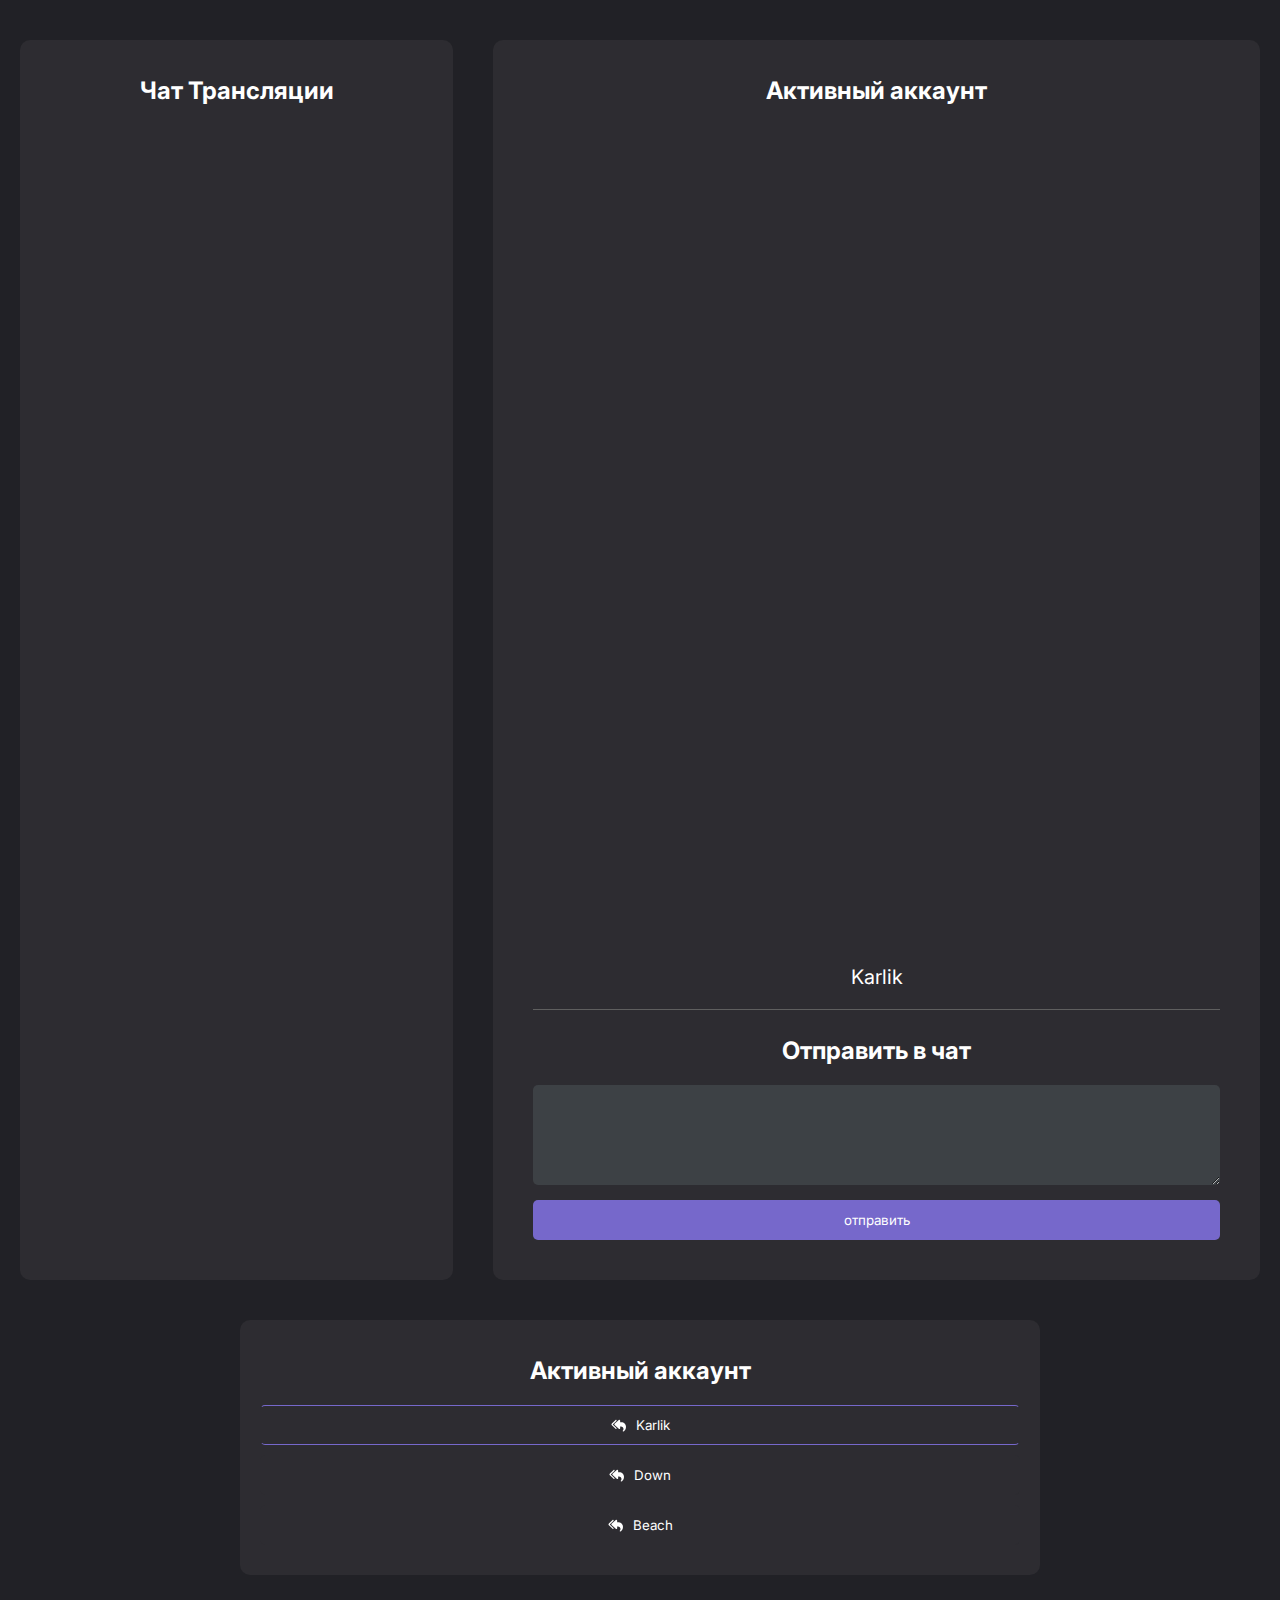
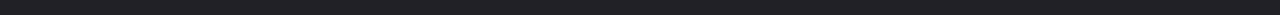
<file: panel/bot.html>
<!DOCTYPE html>
<html lang="en">
<head>
    <meta charset="UTF-8">
    <link rel="stylesheet" href="/css/main.css">
    <link rel="stylesheet" href="/favicon.ico">
    <link rel="stylesheet" href="/css/fonts.css">
    <meta name="viewport" content="width=device-width, initial-scale=1.0">
    <title>Document</title>
</head>
<body>
    
    <section class="bot_list_container">
        <div class="bot_list_box">
            <h1 class="bot_list_title">Чат Трансляции</h1>
            <iframe
                id="chat_embed"
                src="https://www.twitch.tv/embed/recrent/chat?parent=www.example.com"
                height="800"
                width="400">
            </iframe>
        </div>
        <div class="bot_list_box">
            <h1 class="bot_list_title">Активный аккаунт</h1>
            <div class="bot_list_box_2">
                <iframe src="https://player.twitch.tv/?channel=recrent&parent=www.example.com" frameborder="0" allowfullscreen="true" scrolling="no" height="800px" width="800px"></iframe>
                <p class="bot_list_p">Karlik</p>
                <div class="bot_line"></div>
                <h1 class="bot_list_title">Отправить в чат</h1>
                <textarea class="bot_textarea" name="" id=""></textarea>
                <button class="bot_list_button">
                    отправить
                </button>
            </div>
        </div>
        <div class="bot_list_box">
            <h1 class="bot_list_title">Активный аккаунт</h1>
            <button class="bot_list_button_1 bot_list_button_1_active">
                <svg width="15" xmlns="http://www.w3.org/2000/svg" viewBox="0 0 576 512">
                    <path fill="#fff" d="M209.4 39.5c-9.1-9.6-24.3-10-33.9-.9L33.8 173.2c-19.9 18.9-19.9 50.7 0 69.6L175.5 377.4c9.6 9.1 24.8 8.7 33.9-.9s8.7-24.8-.9-33.9L66.8 208 208.5 73.4c9.6-9.1 10-24.3 .9-33.9zM352 64c0-12.6-7.4-24.1-19-29.2s-25-3-34.4 5.4l-160 144c-6.7 6.1-10.6 14.7-10.6 23.8s3.9 17.7 10.6 23.8l160 144c9.4 8.5 22.9 10.6 34.4 5.4s19-16.6 19-29.2l0-64 32 0c53 0 96 43 96 96c0 30.4-12.8 47.9-22.2 56.7c-5.5 5.1-9.8 12-9.8 19.5c0 10.9 8.8 19.7 19.7 19.7c2.8 0 5.6-.6 8.1-1.9C494.5 467.9 576 417.3 576 304c0-97.2-78.8-176-176-176l-48 0 0-64z"/>
                </svg>
                Karlik
            </button>
            <button class="bot_list_button_1 ">
                <svg width="15" xmlns="http://www.w3.org/2000/svg" viewBox="0 0 576 512">
                    <path fill="#fff" d="M209.4 39.5c-9.1-9.6-24.3-10-33.9-.9L33.8 173.2c-19.9 18.9-19.9 50.7 0 69.6L175.5 377.4c9.6 9.1 24.8 8.7 33.9-.9s8.7-24.8-.9-33.9L66.8 208 208.5 73.4c9.6-9.1 10-24.3 .9-33.9zM352 64c0-12.6-7.4-24.1-19-29.2s-25-3-34.4 5.4l-160 144c-6.7 6.1-10.6 14.7-10.6 23.8s3.9 17.7 10.6 23.8l160 144c9.4 8.5 22.9 10.6 34.4 5.4s19-16.6 19-29.2l0-64 32 0c53 0 96 43 96 96c0 30.4-12.8 47.9-22.2 56.7c-5.5 5.1-9.8 12-9.8 19.5c0 10.9 8.8 19.7 19.7 19.7c2.8 0 5.6-.6 8.1-1.9C494.5 467.9 576 417.3 576 304c0-97.2-78.8-176-176-176l-48 0 0-64z"/>
                </svg>
                Down
            </button>
            <button class="bot_list_button_1 ">
                <svg width="15" xmlns="http://www.w3.org/2000/svg" viewBox="0 0 576 512">
                    <path fill="#fff" d="M209.4 39.5c-9.1-9.6-24.3-10-33.9-.9L33.8 173.2c-19.9 18.9-19.9 50.7 0 69.6L175.5 377.4c9.6 9.1 24.8 8.7 33.9-.9s8.7-24.8-.9-33.9L66.8 208 208.5 73.4c9.6-9.1 10-24.3 .9-33.9zM352 64c0-12.6-7.4-24.1-19-29.2s-25-3-34.4 5.4l-160 144c-6.7 6.1-10.6 14.7-10.6 23.8s3.9 17.7 10.6 23.8l160 144c9.4 8.5 22.9 10.6 34.4 5.4s19-16.6 19-29.2l0-64 32 0c53 0 96 43 96 96c0 30.4-12.8 47.9-22.2 56.7c-5.5 5.1-9.8 12-9.8 19.5c0 10.9 8.8 19.7 19.7 19.7c2.8 0 5.6-.6 8.1-1.9C494.5 467.9 576 417.3 576 304c0-97.2-78.8-176-176-176l-48 0 0-64z"/>
                </svg>
                Beach
            </button>
        </div>
    </section>

</body>
</html>
</file>
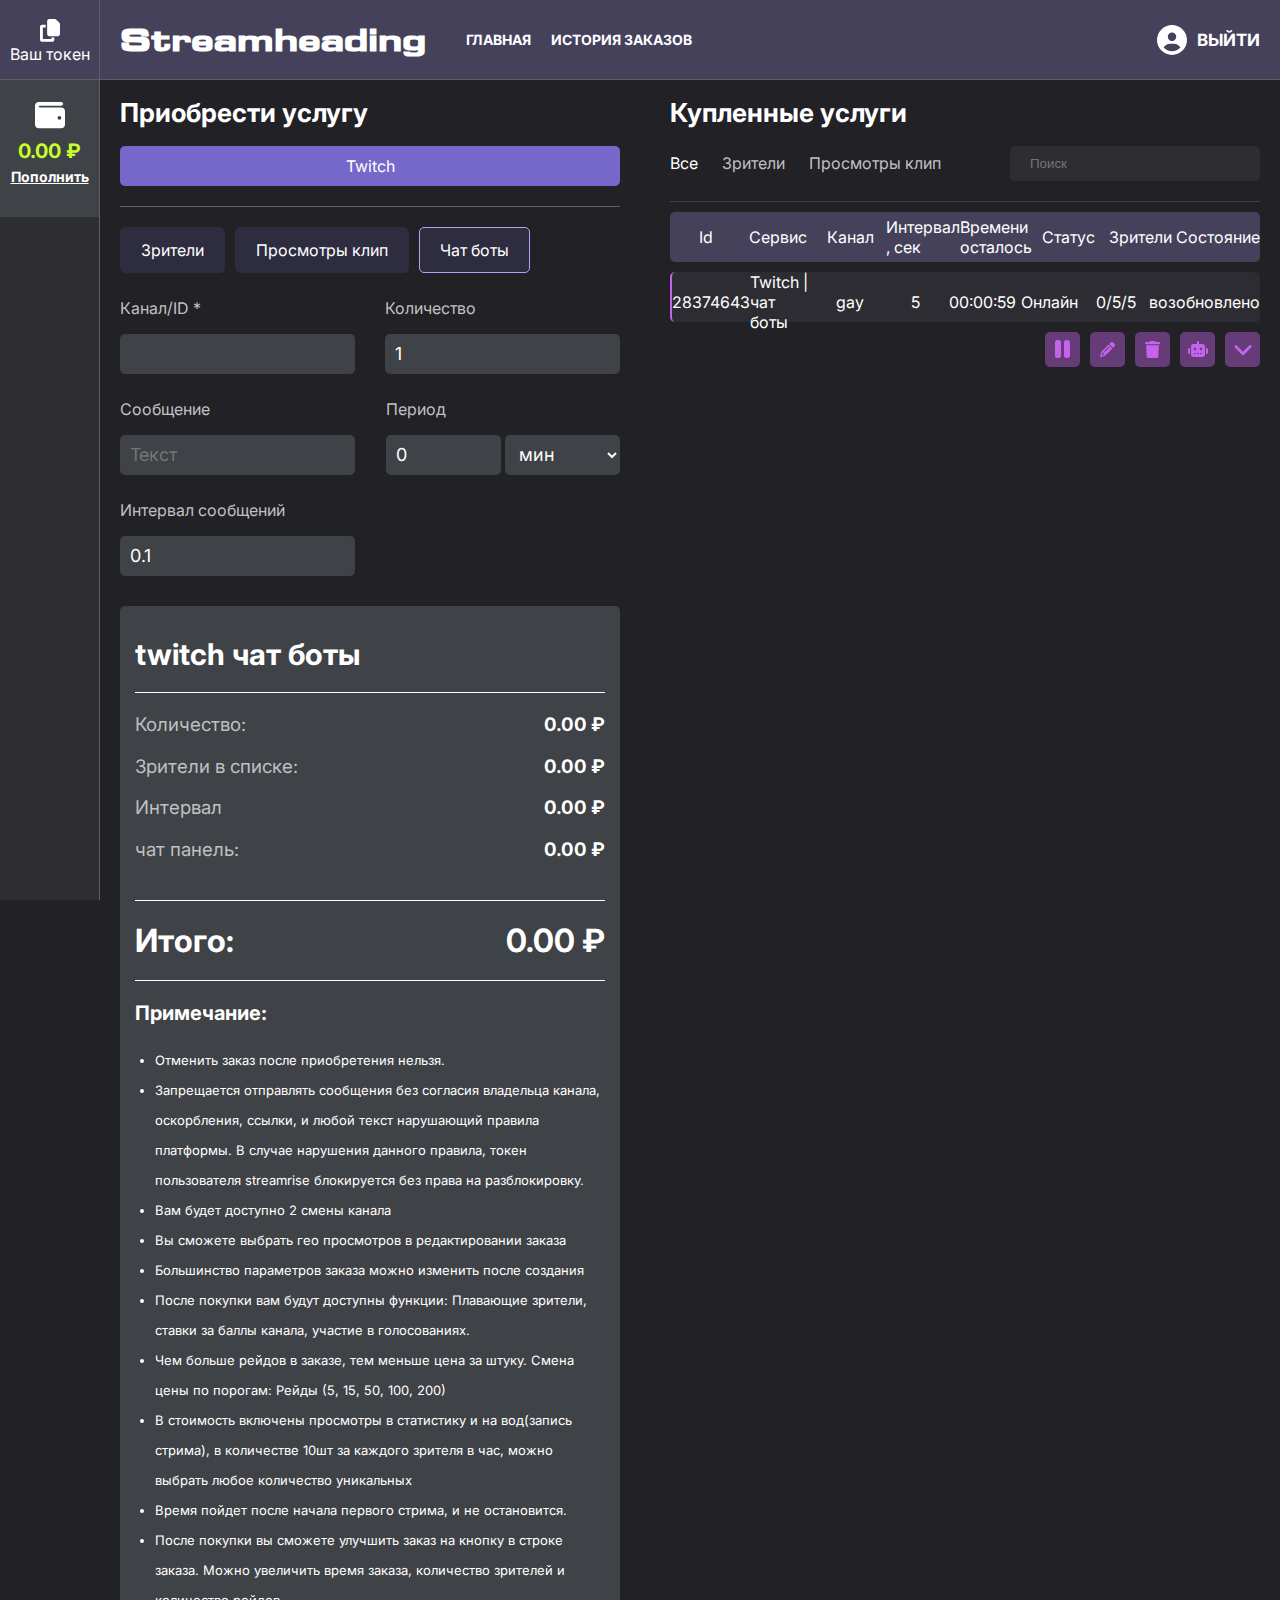
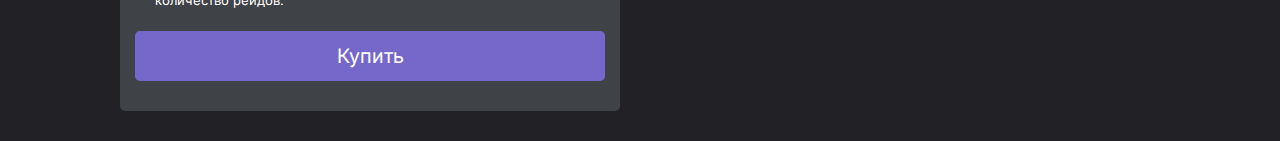
<file: panel/chat-bot.html>
<!DOCTYPE html>
<html lang="en">
<head>
    <meta charset="UTF-8">
    <link rel="stylesheet" href="https://cdnjs.cloudflare.com/ajax/libs/animate.css/4.1.1/animate.min.css"/>
    <link rel="stylesheet" href="/css/fonts.css">
    <link rel="stylesheet" href="/css/main.css">
    <link rel="shortcut icon" href="/favicon.ico" type="image/x-icon">
    <meta name="viewport" content="width=device-width, initial-scale=1.0">
    <title>Streamheading - Сервис по накрутке твича</title>
</head>
<body>
     

    <header>
        <div class="header_container">
            <div class="menu_button" onclick="copyToken()">
                <div class="menu_content">
                    <svg width="20" xmlns="http://www.w3.org/2000/svg" viewBox="0 0 448 512">
                        <path fill="#fff" d="M208 0L332.1 0c12.7 0 24.9 5.1 33.9 14.1l67.9 67.9c9 9 14.1 21.2 14.1 33.9L448 336c0 26.5-21.5 48-48 48l-192 0c-26.5 0-48-21.5-48-48l0-288c0-26.5 21.5-48 48-48zM48 128l80 0 0 64-64 0 0 256 192 0 0-32 64 0 0 48c0 26.5-21.5 48-48 48L48 512c-26.5 0-48-21.5-48-48L0 176c0-26.5 21.5-48 48-48z"/>
                    </svg>
                    <p>
                        Ваш токен
                    </p>
                </div>
            </div>
            
            <script>
            function copyToken() {
                const token = "гоша пиздюк";  
                navigator.clipboard.writeText(token)
                    .then(() => alert("Токен скопирован!"))
                    .catch(() => alert("Ошибка при копировании"));
            }
            </script>
            
            <div class="menu_payment">
                <svg width="30" xmlns="http://www.w3.org/2000/svg" viewBox="0 0 512 512">
                    <path fill="#fff" d="M64 32C28.7 32 0 60.7 0 96L0 416c0 35.3 28.7 64 64 64l384 0c35.3 0 64-28.7 64-64l0-224c0-35.3-28.7-64-64-64L80 128c-8.8 0-16-7.2-16-16s7.2-16 16-16l368 0c17.7 0 32-14.3 32-32s-14.3-32-32-32L64 32zM416 272a32 32 0 1 1 0 64 32 32 0 1 1 0-64z"/>
                </svg>
                <p>
                    0.00 ₽
                    <span>
                        <a href="#">
                            Пополнить
                        </a>
                    </span>
                </p>
            </div>            
        </div>
        <div class="header_left">
            <div class="menu_box">
                <div class="menu_inside">
                    <h1 class="menu_logo">
                        Streamheading
                    </h1>
                    <ul class="header_menu">
                        <li>
                            <a class="menu_link" href="#Services">
                                Главная
                            </a>
                        </li>
                        <li>
                            <a class="menu_link" href="#about">
                                История заказов
                            </a>
                        </li>
                    </ul>
                </div>
                <div class="menu_inside">
                    <a class="menu_out" href="/">
                        <svg width="30" height="30" viewBox="0 0 24 24" fill="none" xmlns="http://www.w3.org/2000/svg">
                            <path d="M18.7031 18.0094C17.6672 16.2094 15.7219 15 13.5 15H10.5C8.27812 15 6.33281 16.2094 5.29688 18.0094C6.94688 19.8469 9.3375 21 12 21C14.6625 21 17.0531 19.8422 18.7031 18.0094ZM0 12C0 8.8174 1.26428 5.76516 3.51472 3.51472C5.76516 1.26428 8.8174 0 12 0C15.1826 0 18.2348 1.26428 20.4853 3.51472C22.7357 5.76516 24 8.8174 24 12C24 15.1826 22.7357 18.2348 20.4853 20.4853C18.2348 22.7357 15.1826 24 12 24C8.8174 24 5.76516 22.7357 3.51472 20.4853C1.26428 18.2348 0 15.1826 0 12ZM12 12.75C12.8951 12.75 13.7535 12.3944 14.3865 11.7615C15.0194 11.1285 15.375 10.2701 15.375 9.375C15.375 8.47989 15.0194 7.62145 14.3865 6.98851C13.7535 6.35558 12.8951 6 12 6C11.1049 6 10.2465 6.35558 9.61351 6.98851C8.98058 7.62145 8.625 8.47989 8.625 9.375C8.625 10.2701 8.98058 11.1285 9.61351 11.7615C10.2465 12.3944 11.1049 12.75 12 12.75Z" fill="white"/>
                        </svg> 
                        выйти
                    </a>
                </div>
            </div>
            <div class="services">
                <div class="services_left">
                    <h1 class="services_left_title">
                        Приобрести услугу
                    </h1>
                    <button class="services_left_button">
                        Twitch
                    </button>
                    <div class="services_col"></div>
                    <div class="services_flex">
                        <button class="services_flex_button ">
                            Зрители
                        </button>
                        <a href="views.html">
                            <button class="services_flex_button">
                                Просмотры клип
                            </button>
                        </a>
                        <a href="chat-bot.html">
                            <button class="services_flex_button services_flex_button_active">
                                Чат боты
                            </button>
                        </a>
                    </div>
                    <div class="services_flex_bottom">
                        <div class="services_left_inside">
                            <p>Канал/ID *</p>
                            <input class="services_left_inside_input" type="url" name="" id=""  required>
                        </div>
                        <div class="services_left_inside">
                            <p>Количество</p>
                            <input class="services_left_inside_input" type="number" name="" id="" value="1" placeholder="от 1 до 10000" required >
                        </div>  
                    </div>
                    <div class="services_flex_bottom">
                        <div class="services_left_inside">
                            <p>Сообщение</p>
                            <input class="services_left_inside_input" type="text" name="" id="" placeholder="Текст" required>
                        </div>
                        <div class="services_left_inside ">
                            <p>Период</p>
                            <input class="services_input" type="number" name="" id="" value="0" required>
                            <select class="services_input">
                                <option value="">мин</option>
                                <option value="">Час</option>
                                <option value="">День</option>
                                <option value="">Неделя</option>
                                <option value="">Месяц</option>
                            </select>
                        </div> 
                    </div>
                    <div class="services_flex_bottom">
                        <div class="services_left_inside">
                            <p>Интервал сообщений</p>
                            <input class="services_left_inside_input" type="number" name="" id="" value="0.1" required >
                        </div>  
                    </div>
                    <div class="payment_content">
                        <h1 class="payment_title">
                            twitch чат боты
                        </h1>
                        <div class="payment_line"></div>
                        <div class="payment_flex">
                            <p class="payment_paragraph">
                                Количество:
                            </p>
                            <p class="payment_number">
                                0.00 ₽
                            </p>
                        </div>
                        <div class="payment_flex">
                            <p class="payment_paragraph">
                                Зрители в списке:
                            </p>
                            <p class="payment_number">
                                0.00 ₽
                            </p>
                        </div>
                        <div class="payment_flex">
                            <p class="payment_paragraph">
                                Интервал
                            </p>
                            <p class="payment_number">
                                0.00 ₽
                            </p>
                        </div>
                        <div class="payment_flex">
                            <p class="payment_paragraph">
                                чат панель:
                            </p>
                            <p class="payment_number">
                                0.00 ₽
                            </p>
                        </div>
                        <div class="payment_line"></div>
                        <div class="payment_flex">
                            <h1 class="payment_text">
                                Итого:
                            </h1>
                            <h1 class="payment_price">
                                0.00 ₽
                            </h1>
                        </div>
                        <div class="payment_line"></div>
                        <p class="payment_decription_title">
                            Примечание:
                        </p>
                        <ul class="payment_decription">
                            <li>Отменить заказ после приобретения нельзя.</li>
                            <li>Запрещается отправлять сообщения без согласия владельца канала, оскорбления, ссылки, и любой текст нарушающий правила платформы. В случае нарушения данного правила, токен пользователя streamrise блокируется без права на разблокировку.</li>
                            <li>Вам будет доступно 2 смены канала</li>
                            <li>Вы сможете выбрать гео просмотров в редактировании заказа</li>
                            <li>Большинство параметров заказа можно изменить после создания</li>
                            <li>После покупки вам будут доступны функции: Плавающие зрители, ставки за баллы канала, участие в голосованиях.</li>
                            <li>Чем больше рейдов в заказе, тем меньше цена за штуку. Смена цены по порогам: Рейды (5, 15, 50, 100, 200)</li>
                            <li>В стоимость включены просмотры в статистику и на вод(запись стрима), в количестве 10шт за каждого зрителя в час, можно выбрать любое количество уникальных</li>
                            <li>Время пойдет после начала первого стрима, и не остановится.</li>
                            <li>После покупки вы сможете улучшить заказ на кнопку в строке заказа. Можно увеличить время заказа, количество зрителей и количество рейдов.</li>
                        </ul>
                        <button class="payment_button">
                            Купить
                        </button>
                    </div>
                </div>
                <div class="services_right">
                    <h1 class="services_right_title">
                        Купленные услуги
                    </h1>
                    <div class="services_column_flex">
                        <div class="services_column_inside">
                            <a class="services_column_flex_a_active services_column_flex_a" href="#">Все</a>
                            <a class="services_column_flex_a" href="#">Зрители</a>
                            <a class="services_column_flex_a" href="#">Просмотры клип</a>
                        </div>
                        <div class="services_column_inside">
                            <input type="search" name="" id="" placeholder="Поиск">
                        </div>
                    </div>
                    <div class="services_line"></div>
                    <div class="list_container">
                        <p>Id</p>
                        <p>Сервис</p>
                        <p>Канал</p>
                        <p>Интервал , сек</p>
                        <p>Времени осталось</p>
                        <p>Статус</p>
                        <p>Зрители </p>
                        <p>Состояние</p>
                    </div>
                    <div class="list_orders_container">
                        <p>28374643</p>
                        <p>Twitch | чат боты</p>
                        <p>gay</p>
                        <p>5</p>
                        <p>00:00:59</p>
                        <p>Онлайн</p>
                        <p>0/5/5</p>
                        <p><span>возобновлено</span></p>
                    </div>
                    <div class="services_column_flex">
                        <div></div>
                        <div class="services_svgs">
                            <div id="iconToggle" onclick="toggleIcon()">
                                <div id="svg1">
                                    <button class="services_svg">
                                        <svg id="svg1" width="15" xmlns="http://www.w3.org/2000/svg" viewBox="0 0 320 512">
                                            <path fill="#C563EC" d="M48 64C21.5 64 0 85.5 0 112L0 400c0 26.5 21.5 48 48 48l32 0c26.5 0 48-21.5 48-48l0-288c0-26.5-21.5-48-48-48L48 64zm192 0c-26.5 0-48 21.5-48 48l0 288c0 26.5 21.5 48 48 48l32 0c26.5 0 48-21.5 48-48l0-288c0-26.5-21.5-48-48-48l-32 0z"/>
                                        </svg>
                                    </button>
                                </div>
                                <div id="svg2" style="display: none;">
                                    <button class="services_svg">
                                        <svg width="15" xmlns="http://www.w3.org/2000/svg" viewBox="0 0 384 512">
                                            <path fill="#C563EC" d="M73 39c-14.8-9.1-33.4-9.4-48.5-.9S0 62.6 0 80L0 432c0 17.4 9.4 33.4 24.5 41.9s33.7 8.1 48.5-.9L361 297c14.3-8.7 23-24.2 23-41s-8.7-32.2-23-41L73 39z"/>
                                        </svg>
                                    </button>
                                </div>
                            </div>
                            <button class="services_svg" onclick="toggleEdit()">
                                <svg width="15" xmlns="http://www.w3.org/2000/svg" viewBox="0 0 512 512">
                                    <path fill="#C563EC" d="M410.3 231l11.3-11.3-33.9-33.9-62.1-62.1L291.7 89.8l-11.3 11.3-22.6 22.6L58.6 322.9c-10.4 10.4-18 23.3-22.2 37.4L1 480.7c-2.5 8.4-.2 17.5 6.1 23.7s15.3 8.5 23.7 6.1l120.3-35.4c14.1-4.2 27-11.8 37.4-22.2L387.7 253.7 410.3 231zM160 399.4l-9.1 22.7c-4 3.1-8.5 5.4-13.3 6.9L59.4 452l23-78.1c1.4-4.9 3.8-9.4 6.9-13.3l22.7-9.1 0 32c0 8.8 7.2 16 16 16l32 0zM362.7 18.7L348.3 33.2 325.7 55.8 314.3 67.1l33.9 33.9 62.1 62.1 33.9 33.9 11.3-11.3 22.6-22.6 14.5-14.5c25-25 25-65.5 0-90.5L453.3 18.7c-25-25-65.5-25-90.5 0zm-47.4 168l-144 144c-6.2 6.2-16.4 6.2-22.6 0s-6.2-16.4 0-22.6l144-144c6.2-6.2 16.4-6.2 22.6 0s6.2 16.4 0 22.6z"/>
                                </svg>
                            </button>
                            <button class="services_svg">
                                <svg width="15" xmlns="http://www.w3.org/2000/svg" viewBox="0 0 448 512">
                                    <path fill="#C563EC" d="M135.2 17.7L128 32 32 32C14.3 32 0 46.3 0 64S14.3 96 32 96l384 0c17.7 0 32-14.3 32-32s-14.3-32-32-32l-96 0-7.2-14.3C307.4 6.8 296.3 0 284.2 0L163.8 0c-12.1 0-23.2 6.8-28.6 17.7zM416 128L32 128 53.2 467c1.6 25.3 22.6 45 47.9 45l245.8 0c25.3 0 46.3-19.7 47.9-45L416 128z"/>
                                </svg>
                            </button>
                            <a href="bot.html">
                                <button class="services_svg">
                                    <svg width="20" xmlns="http://www.w3.org/2000/svg" viewBox="0 0 640 512">
                                        <path fill="#C563EC" d="M320 0c17.7 0 32 14.3 32 32l0 64 120 0c39.8 0 72 32.2 72 72l0 272c0 39.8-32.2 72-72 72l-304 0c-39.8 0-72-32.2-72-72l0-272c0-39.8 32.2-72 72-72l120 0 0-64c0-17.7 14.3-32 32-32zM208 384c-8.8 0-16 7.2-16 16s7.2 16 16 16l32 0c8.8 0 16-7.2 16-16s-7.2-16-16-16l-32 0zm96 0c-8.8 0-16 7.2-16 16s7.2 16 16 16l32 0c8.8 0 16-7.2 16-16s-7.2-16-16-16l-32 0zm96 0c-8.8 0-16 7.2-16 16s7.2 16 16 16l32 0c8.8 0 16-7.2 16-16s-7.2-16-16-16l-32 0zM264 256a40 40 0 1 0 -80 0 40 40 0 1 0 80 0zm152 40a40 40 0 1 0 0-80 40 40 0 1 0 0 80zM48 224l16 0 0 192-16 0c-26.5 0-48-21.5-48-48l0-96c0-26.5 21.5-48 48-48zm544 0c26.5 0 48 21.5 48 48l0 96c0 26.5-21.5 48-48 48l-16 0 0-192 16 0z"/>
                                    </svg>
                                </button>
                            </a>
                            <button class="services_svg" onclick="toggleServices()">
                                <svg class="icon" width="20" xmlns="http://www.w3.org/2000/svg" viewBox="0 0 448 512">
                                    <path fill="#C563EC" d="M201.4 374.6c12.5 12.5 32.8 12.5 45.3 0l160-160c12.5-12.5 12.5-32.8 0-45.3s-32.8-12.5-45.3 0L224 306.7 86.6 169.4c-12.5-12.5-32.8-12.5-45.3 0s-12.5 32.8 0 45.3l160 160z"/>
                                </svg>
                            </button>
                        </div>
                    </div>
                    <div class="services_edit"  style="display: none;">
                        <div class="services_box">
                            <div class="flex_column">
                                <p>
                                    Канал
                                </p>
                                <input class="services_edit_input" type="text" name="" id="" value="gay">
                            </div>
                            <div class="flex_column">
                                <p>
                                    Интервал
                                </p>
                                <input class="services_edit_input" type="text" name="" id="" value="5">
                            </div>
                            <div class="flex_column">
                                <p>
                                    Примечание
                                </p>
                                <input class="services_edit_input" type="text" name="" id="" value="">
                            </div>
                            <div class="flex_column">
                                <p>
                                    Количество
                                </p>
                                <input class="services_edit_input" type="text" name="" id="" value="5">
                            </div>
                        </div>
                        <div class="services_box">
                            <div class="flex_column">
                                <p>
                                    Зрители в списке
                                </p>
                                <input class="services_edit_input" type="text" name="" id="" value="5">
                            </div>
                            <div class="flex_column">
                                <p>
                                    Чат аккаунты
                                </p>
                                <input class="services_edit_input" type="text" name="" id="" value="5">
                            </div>
                            <div class="flex_column">
                                <p>
                                    Просмотровв час
                                </p>
                                <input class="services_edit_input" type="text" name="" id="" value="52">
                            </div>
                        </div>
                        <button class="services_svg_1">
                            <svg width="15" xmlns="http://www.w3.org/2000/svg" viewBox="0 0 448 512">
                                <path fill="#fff" d="M48 96l0 320c0 8.8 7.2 16 16 16l320 0c8.8 0 16-7.2 16-16l0-245.5c0-4.2-1.7-8.3-4.7-11.3l33.9-33.9c12 12 18.7 28.3 18.7 45.3L448 416c0 35.3-28.7 64-64 64L64 480c-35.3 0-64-28.7-64-64L0 96C0 60.7 28.7 32 64 32l245.5 0c17 0 33.3 6.7 45.3 18.7l74.5 74.5-33.9 33.9L320.8 84.7c-.3-.3-.5-.5-.8-.8L320 184c0 13.3-10.7 24-24 24l-192 0c-13.3 0-24-10.7-24-24L80 80 64 80c-8.8 0-16 7.2-16 16zm80-16l0 80 144 0 0-80L128 80zm32 240a64 64 0 1 1 128 0 64 64 0 1 1 -128 0z"/>
                            </svg>
                            Сохранить
                        </button>
                    </div>
                    <div class="services_view">
                        <div class="services_box">
                            <p>Заказ <span>28374643</span></p>
                            <p>Сервис  <span>Twitch | чат боты</span></p>
                            <p>Канал <span>gay</span></p>
                            <p>Онлайн <span>Онлайн</span></p>
                            <p>Интервал <span>5</span></p>
                            <p>Времени осталось <span>00:00:59s</span></p>
                            <p>Зрители <span>0/5/5</span></p>
                        </div>
                        <div class="services_box">
                            <p>Осталось смен канала <span>2</span></p>
                            <p>Проверять онлайн   <span>Нет</span></p>
                            <p>Зрители в списке  <span>5шт</span></p>
                            <p>Просмотров в час <span>50шт</span></p>
                        </div>
                    </div>
                </div>
            </div>
        </div>
    </header>


    
    <script>
        function toggleEdit() {
            const editDiv = document.querySelector('.services_edit');
            if (editDiv.style.display === 'none' || editDiv.style.display === '') {
                editDiv.style.display = 'flex';
            } else {
                editDiv.style.display = 'none';
            }
        }
    </script>

    <script>
        function toggleServices() {
            const svg = document.querySelector('.services_svg .icon');
            const view = document.querySelector('.services_view');
            
            svg.classList.toggle('rotate');
            view.classList.toggle('show');
        }
    </script>
    <script>
        function toggleIcon() {
          const svg1 = document.getElementById('svg1');
          const svg2 = document.getElementById('svg2');
      
          if (svg1.style.display === 'none') {
            svg1.style.display = 'block';
            svg2.style.display = 'none';
          } else {
            svg1.style.display = 'none';
            svg2.style.display = 'block';
          }
        }
    </script>

</body>
</html>
</file>
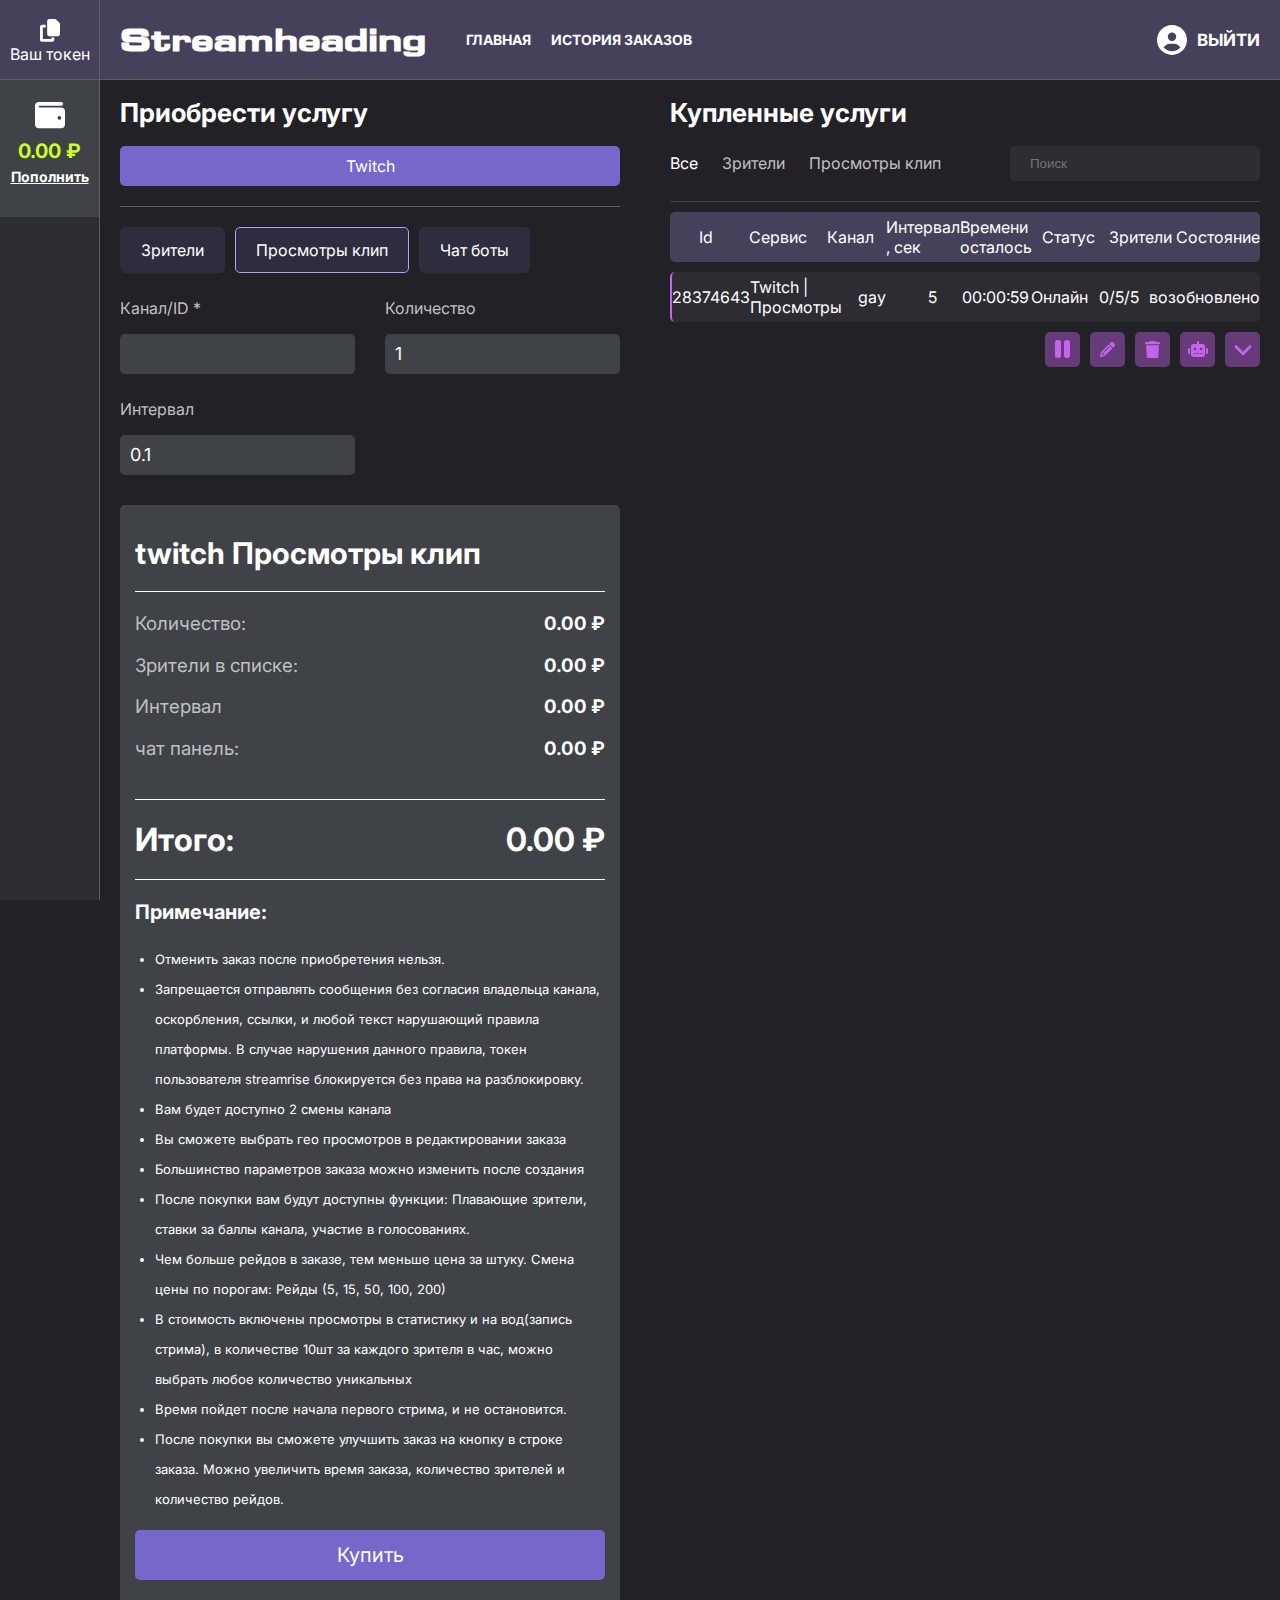
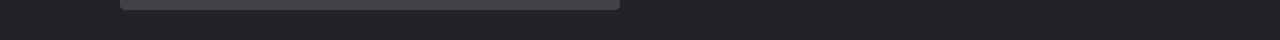
<file: panel/views.html>
<!DOCTYPE html>
<html lang="en">
<head>
    <meta charset="UTF-8">
    <link rel="stylesheet" href="https://cdnjs.cloudflare.com/ajax/libs/animate.css/4.1.1/animate.min.css"/>
    <link rel="stylesheet" href="/css/fonts.css">
    <link rel="stylesheet" href="/css/main.css">
    <link rel="shortcut icon" href="/favicon.ico" type="image/x-icon">
    <meta name="viewport" content="width=device-width, initial-scale=1.0">
    <title>Streamheading - Сервис по накрутке твича</title>
</head>
<body>
     

    <header>
        <div class="header_container">
            <div class="menu_button" onclick="copyToken()">
                <div class="menu_content">
                    <svg width="20" xmlns="http://www.w3.org/2000/svg" viewBox="0 0 448 512">
                        <path fill="#fff" d="M208 0L332.1 0c12.7 0 24.9 5.1 33.9 14.1l67.9 67.9c9 9 14.1 21.2 14.1 33.9L448 336c0 26.5-21.5 48-48 48l-192 0c-26.5 0-48-21.5-48-48l0-288c0-26.5 21.5-48 48-48zM48 128l80 0 0 64-64 0 0 256 192 0 0-32 64 0 0 48c0 26.5-21.5 48-48 48L48 512c-26.5 0-48-21.5-48-48L0 176c0-26.5 21.5-48 48-48z"/>
                    </svg>
                    <p>
                        Ваш токен
                    </p>
                </div>
            </div>
            
            <script>
            function copyToken() {
                const token = "гоша пиздюк";  
                navigator.clipboard.writeText(token)
                    .then(() => alert("Токен скопирован!"))
                    .catch(() => alert("Ошибка при копировании"));
            }
            </script>
            
            <div class="menu_payment">
                <svg width="30" xmlns="http://www.w3.org/2000/svg" viewBox="0 0 512 512">
                    <path fill="#fff" d="M64 32C28.7 32 0 60.7 0 96L0 416c0 35.3 28.7 64 64 64l384 0c35.3 0 64-28.7 64-64l0-224c0-35.3-28.7-64-64-64L80 128c-8.8 0-16-7.2-16-16s7.2-16 16-16l368 0c17.7 0 32-14.3 32-32s-14.3-32-32-32L64 32zM416 272a32 32 0 1 1 0 64 32 32 0 1 1 0-64z"/>
                </svg>
                <p>
                    0.00 ₽
                    <span>
                        <a href="#">
                            Пополнить
                        </a>
                    </span>
                </p>
            </div>            
        </div>
        <div class="header_left">
            <div class="menu_box">
                <div class="menu_inside">
                    <h1 class="menu_logo">
                        Streamheading
                    </h1>
                    <ul class="header_menu">
                        <li>
                            <a class="menu_link" href="#Services">
                                Главная
                            </a>
                        </li>
                        <li>
                            <a class="menu_link" href="#about">
                                История заказов
                            </a>
                        </li>
                    </ul>
                </div>
                <div class="menu_inside">
                    <a class="menu_out" href="/">
                        <svg width="30" height="30" viewBox="0 0 24 24" fill="none" xmlns="http://www.w3.org/2000/svg">
                            <path d="M18.7031 18.0094C17.6672 16.2094 15.7219 15 13.5 15H10.5C8.27812 15 6.33281 16.2094 5.29688 18.0094C6.94688 19.8469 9.3375 21 12 21C14.6625 21 17.0531 19.8422 18.7031 18.0094ZM0 12C0 8.8174 1.26428 5.76516 3.51472 3.51472C5.76516 1.26428 8.8174 0 12 0C15.1826 0 18.2348 1.26428 20.4853 3.51472C22.7357 5.76516 24 8.8174 24 12C24 15.1826 22.7357 18.2348 20.4853 20.4853C18.2348 22.7357 15.1826 24 12 24C8.8174 24 5.76516 22.7357 3.51472 20.4853C1.26428 18.2348 0 15.1826 0 12ZM12 12.75C12.8951 12.75 13.7535 12.3944 14.3865 11.7615C15.0194 11.1285 15.375 10.2701 15.375 9.375C15.375 8.47989 15.0194 7.62145 14.3865 6.98851C13.7535 6.35558 12.8951 6 12 6C11.1049 6 10.2465 6.35558 9.61351 6.98851C8.98058 7.62145 8.625 8.47989 8.625 9.375C8.625 10.2701 8.98058 11.1285 9.61351 11.7615C10.2465 12.3944 11.1049 12.75 12 12.75Z" fill="white"/>
                        </svg> 
                        выйти
                    </a>
                </div>
            </div>
            <div class="services">
                <div class="services_left">
                    <h1 class="services_left_title">
                        Приобрести услугу
                    </h1>
                    <button class="services_left_button">
                        Twitch
                    </button>
                    <div class="services_col"></div>
                    <div class="services_flex">
                        <a href="index.html">
                            <button class="services_flex_button  ">
                                Зрители
                            </button>
                        </a>
                        <a href="views.html">
                            <button class="services_flex_button services_flex_button_active">
                                Просмотры клип
                            </button>
                        </a>
                        <a href="chat-bot.html">
                            <button class="services_flex_button">
                                Чат боты
                            </button>
                        </a>
                    </div>
                    <div class="services_flex_bottom">
                        <div class="services_left_inside">
                            <p>Канал/ID *</p>
                            <input class="services_left_inside_input" type="url" name="" id=""  required>
                        </div>
                        <div class="services_left_inside">
                            <p>Количество</p>
                            <input class="services_left_inside_input" type="number" name="" id="" value="1" placeholder="от 1 до 10000" required >
                        </div>  
                    </div>
                    <div class="services_flex_bottom">
                        <div class="services_left_inside">
                            <p>Интервал</p>
                            <input  class="services_left_inside_input" type="number" name="" id="" value="0.1"   required >
                        </div>  
                    </div>
                    
                    <div class="payment_content">
                        <h1 class="payment_title">
                            twitch Просмотры клип
                        </h1>
                        <div class="payment_line"></div>
                        <div class="payment_flex">
                            <p class="payment_paragraph">
                                Количество:
                            </p>
                            <p class="payment_number">
                                0.00 ₽
                            </p>
                        </div>
                        <div class="payment_flex">
                            <p class="payment_paragraph">
                                Зрители в списке:
                            </p>
                            <p class="payment_number">
                                0.00 ₽
                            </p>
                        </div>
                        <div class="payment_flex">
                            <p class="payment_paragraph">
                                Интервал
                            </p>
                            <p class="payment_number">
                                0.00 ₽
                            </p>
                        </div>
                        <div class="payment_flex">
                            <p class="payment_paragraph">
                                чат панель:
                            </p>
                            <p class="payment_number">
                                0.00 ₽
                            </p>
                        </div>
                        <div class="payment_line"></div>
                        <div class="payment_flex">
                            <h1 class="payment_text">
                                Итого:
                            </h1>
                            <h1 class="payment_price">
                                0.00 ₽
                            </h1>
                        </div>
                        <div class="payment_line"></div>
                        <p class="payment_decription_title">
                            Примечание:
                        </p>
                        <ul class="payment_decription">
                            <li>Отменить заказ после приобретения нельзя.</li>
                            <li>Запрещается отправлять сообщения без согласия владельца канала, оскорбления, ссылки, и любой текст нарушающий правила платформы. В случае нарушения данного правила, токен пользователя streamrise блокируется без права на разблокировку.</li>
                            <li>Вам будет доступно 2 смены канала</li>
                            <li>Вы сможете выбрать гео просмотров в редактировании заказа</li>
                            <li>Большинство параметров заказа можно изменить после создания</li>
                            <li>После покупки вам будут доступны функции: Плавающие зрители, ставки за баллы канала, участие в голосованиях.</li>
                            <li>Чем больше рейдов в заказе, тем меньше цена за штуку. Смена цены по порогам: Рейды (5, 15, 50, 100, 200)</li>
                            <li>В стоимость включены просмотры в статистику и на вод(запись стрима), в количестве 10шт за каждого зрителя в час, можно выбрать любое количество уникальных</li>
                            <li>Время пойдет после начала первого стрима, и не остановится.</li>
                            <li>После покупки вы сможете улучшить заказ на кнопку в строке заказа. Можно увеличить время заказа, количество зрителей и количество рейдов.</li>
                        </ul>
                        <button class="payment_button">
                            Купить
                        </button>
                    </div>
                </div>
                <div class="services_right">
                    <h1 class="services_right_title">
                        Купленные услуги
                    </h1>
                    <div class="services_column_flex">
                        <div class="services_column_inside">
                            <a class="services_column_flex_a_active services_column_flex_a" href="#">Все</a>
                            <a class="services_column_flex_a" href="#">Зрители</a>
                            <a class="services_column_flex_a" href="#">Просмотры клип</a>
                        </div>
                        <div class="services_column_inside">
                            <input type="search" name="" id="" placeholder="Поиск">
                        </div>
                    </div>
                    <div class="services_line"></div>
                    <div class="list_container">
                        <p>Id</p>
                        <p>Сервис</p>
                        <p>Канал</p>
                        <p>Интервал , сек</p>
                        <p>Времени осталось</p>
                        <p>Статус</p>
                        <p>Зрители </p>
                        <p>Состояние</p>
                    </div>
                    <div class="list_orders_container">
                        <p>28374643</p>
                        <p>Twitch | Просмотры</p>
                        <p>gay</p>
                        <p>5</p>
                        <p>00:00:59</p>
                        <p>Онлайн</p>
                        <p>0/5/5</p>
                        <p><span>возобновлено</span></p>
                    </div>
                    <div class="services_column_flex">
                        <div></div>
                        <div class="services_svgs">
                            <div id="iconToggle" onclick="toggleIcon()">
                                <div id="svg1">
                                    <button class="services_svg">
                                        <svg id="svg1" width="15" xmlns="http://www.w3.org/2000/svg" viewBox="0 0 320 512">
                                            <path fill="#C563EC" d="M48 64C21.5 64 0 85.5 0 112L0 400c0 26.5 21.5 48 48 48l32 0c26.5 0 48-21.5 48-48l0-288c0-26.5-21.5-48-48-48L48 64zm192 0c-26.5 0-48 21.5-48 48l0 288c0 26.5 21.5 48 48 48l32 0c26.5 0 48-21.5 48-48l0-288c0-26.5-21.5-48-48-48l-32 0z"/>
                                        </svg>
                                    </button>
                                </div>
                                <div id="svg2" style="display: none;">
                                    <button class="services_svg">
                                        <svg width="15" xmlns="http://www.w3.org/2000/svg" viewBox="0 0 384 512">
                                            <path fill="#C563EC" d="M73 39c-14.8-9.1-33.4-9.4-48.5-.9S0 62.6 0 80L0 432c0 17.4 9.4 33.4 24.5 41.9s33.7 8.1 48.5-.9L361 297c14.3-8.7 23-24.2 23-41s-8.7-32.2-23-41L73 39z"/>
                                        </svg>
                                    </button>
                                </div>
                            </div>
                            <button class="services_svg" onclick="toggleEdit()">
                                <svg width="15" xmlns="http://www.w3.org/2000/svg" viewBox="0 0 512 512">
                                    <path fill="#C563EC" d="M410.3 231l11.3-11.3-33.9-33.9-62.1-62.1L291.7 89.8l-11.3 11.3-22.6 22.6L58.6 322.9c-10.4 10.4-18 23.3-22.2 37.4L1 480.7c-2.5 8.4-.2 17.5 6.1 23.7s15.3 8.5 23.7 6.1l120.3-35.4c14.1-4.2 27-11.8 37.4-22.2L387.7 253.7 410.3 231zM160 399.4l-9.1 22.7c-4 3.1-8.5 5.4-13.3 6.9L59.4 452l23-78.1c1.4-4.9 3.8-9.4 6.9-13.3l22.7-9.1 0 32c0 8.8 7.2 16 16 16l32 0zM362.7 18.7L348.3 33.2 325.7 55.8 314.3 67.1l33.9 33.9 62.1 62.1 33.9 33.9 11.3-11.3 22.6-22.6 14.5-14.5c25-25 25-65.5 0-90.5L453.3 18.7c-25-25-65.5-25-90.5 0zm-47.4 168l-144 144c-6.2 6.2-16.4 6.2-22.6 0s-6.2-16.4 0-22.6l144-144c6.2-6.2 16.4-6.2 22.6 0s6.2 16.4 0 22.6z"/>
                                </svg>
                            </button>
                            <button class="services_svg">
                                <svg width="15" xmlns="http://www.w3.org/2000/svg" viewBox="0 0 448 512">
                                    <path fill="#C563EC" d="M135.2 17.7L128 32 32 32C14.3 32 0 46.3 0 64S14.3 96 32 96l384 0c17.7 0 32-14.3 32-32s-14.3-32-32-32l-96 0-7.2-14.3C307.4 6.8 296.3 0 284.2 0L163.8 0c-12.1 0-23.2 6.8-28.6 17.7zM416 128L32 128 53.2 467c1.6 25.3 22.6 45 47.9 45l245.8 0c25.3 0 46.3-19.7 47.9-45L416 128z"/>
                                </svg>
                            </button>
                            <a href="bot.html">
                                <button class="services_svg">
                                    <svg width="20" xmlns="http://www.w3.org/2000/svg" viewBox="0 0 640 512">
                                        <path fill="#C563EC" d="M320 0c17.7 0 32 14.3 32 32l0 64 120 0c39.8 0 72 32.2 72 72l0 272c0 39.8-32.2 72-72 72l-304 0c-39.8 0-72-32.2-72-72l0-272c0-39.8 32.2-72 72-72l120 0 0-64c0-17.7 14.3-32 32-32zM208 384c-8.8 0-16 7.2-16 16s7.2 16 16 16l32 0c8.8 0 16-7.2 16-16s-7.2-16-16-16l-32 0zm96 0c-8.8 0-16 7.2-16 16s7.2 16 16 16l32 0c8.8 0 16-7.2 16-16s-7.2-16-16-16l-32 0zm96 0c-8.8 0-16 7.2-16 16s7.2 16 16 16l32 0c8.8 0 16-7.2 16-16s-7.2-16-16-16l-32 0zM264 256a40 40 0 1 0 -80 0 40 40 0 1 0 80 0zm152 40a40 40 0 1 0 0-80 40 40 0 1 0 0 80zM48 224l16 0 0 192-16 0c-26.5 0-48-21.5-48-48l0-96c0-26.5 21.5-48 48-48zm544 0c26.5 0 48 21.5 48 48l0 96c0 26.5-21.5 48-48 48l-16 0 0-192 16 0z"/>
                                    </svg>
                                </button>
                            </a>
                            <button class="services_svg" onclick="toggleServices()">
                                <svg class="icon" width="20" xmlns="http://www.w3.org/2000/svg" viewBox="0 0 448 512">
                                    <path fill="#C563EC" d="M201.4 374.6c12.5 12.5 32.8 12.5 45.3 0l160-160c12.5-12.5 12.5-32.8 0-45.3s-32.8-12.5-45.3 0L224 306.7 86.6 169.4c-12.5-12.5-32.8-12.5-45.3 0s-12.5 32.8 0 45.3l160 160z"/>
                                </svg>
                            </button>
                        </div>
                    </div>
                    <div class="services_edit"  style="display: none;">
                        <div class="services_box">
                            <div class="flex_column">
                                <p>
                                    Канал
                                </p>
                                <input class="services_edit_input" type="text" name="" id="" value="gay">
                            </div>
                            <div class="flex_column">
                                <p>
                                    Интервал
                                </p>
                                <input class="services_edit_input" type="text" name="" id="" value="5">
                            </div>
                            <div class="flex_column">
                                <p>
                                    Примечание
                                </p>
                                <input class="services_edit_input" type="text" name="" id="" value="">
                            </div>
                            <div class="flex_column">
                                <p>
                                    Количество
                                </p>
                                <input class="services_edit_input" type="text" name="" id="" value="5">
                            </div>
                        </div>
                        <div class="services_box">
                            <div class="flex_column">
                                <p>
                                    Зрители в списке
                                </p>
                                <input class="services_edit_input" type="text" name="" id="" value="5">
                            </div>
                            <div class="flex_column">
                                <p>
                                    Чат аккаунты
                                </p>
                                <input class="services_edit_input" type="text" name="" id="" value="5">
                            </div>
                            <div class="flex_column">
                                <p>
                                    Просмотровв час
                                </p>
                                <input class="services_edit_input" type="text" name="" id="" value="52">
                            </div>
                        </div>
                        <button class="services_svg_1">
                            <svg width="15" xmlns="http://www.w3.org/2000/svg" viewBox="0 0 448 512">
                                <path fill="#fff" d="M48 96l0 320c0 8.8 7.2 16 16 16l320 0c8.8 0 16-7.2 16-16l0-245.5c0-4.2-1.7-8.3-4.7-11.3l33.9-33.9c12 12 18.7 28.3 18.7 45.3L448 416c0 35.3-28.7 64-64 64L64 480c-35.3 0-64-28.7-64-64L0 96C0 60.7 28.7 32 64 32l245.5 0c17 0 33.3 6.7 45.3 18.7l74.5 74.5-33.9 33.9L320.8 84.7c-.3-.3-.5-.5-.8-.8L320 184c0 13.3-10.7 24-24 24l-192 0c-13.3 0-24-10.7-24-24L80 80 64 80c-8.8 0-16 7.2-16 16zm80-16l0 80 144 0 0-80L128 80zm32 240a64 64 0 1 1 128 0 64 64 0 1 1 -128 0z"/>
                            </svg>
                            Сохранить
                        </button>
                    </div>
                    <div class="services_view">
                        <div class="services_box">
                            <p>Заказ <span>28374643</span></p>
                            <p>Сервис  <span>Twitch | Зрители</span></p>
                            <p>Канал <span>gay</span></p>
                            <p>Онлайн <span>Онлайн</span></p>
                            <p>Интервал <span>5</span></p>
                            <p>Времени осталось <span>00:00:59s</span></p>
                            <p>Зрители <span>0/5/5</span></p>
                        </div>
                        <div class="services_box">
                            <p>Осталось смен канала <span>2</span></p>
                            <p>Проверять онлайн   <span>Нет</span></p>
                            <p>Зрители в списке  <span>5шт</span></p>
                            <p>Просмотров в час <span>50шт</span></p>
                        </div>
                    </div>
                </div>
            </div>
        </div>
    </header>


    
    <script>
        function toggleEdit() {
            const editDiv = document.querySelector('.services_edit');
            if (editDiv.style.display === 'none' || editDiv.style.display === '') {
                editDiv.style.display = 'flex';
            } else {
                editDiv.style.display = 'none';
            }
        }
    </script>

    <script>
        function toggleServices() {
            const svg = document.querySelector('.services_svg .icon');
            const view = document.querySelector('.services_view');
            
            svg.classList.toggle('rotate');
            view.classList.toggle('show');
        }
    </script>
    <script>
        function toggleIcon() {
          const svg1 = document.getElementById('svg1');
          const svg2 = document.getElementById('svg2');
      
          if (svg1.style.display === 'none') {
            svg1.style.display = 'block';
            svg2.style.display = 'none';
          } else {
            svg1.style.display = 'none';
            svg2.style.display = 'block';
          }
        }
    </script>

</body>
</html>
</file>
<file: css/fonts.css>
@import url('https://fonts.googleapis.com/css2?family=Inter:ital,opsz,wght@0,14..32,100..900;1,14..32,100..900&display=swap');

@font-face {
    font-family: square;
    src: url(/fonts/square721bdexbtrusbyme_bold.otf);
}
</file>
<file: css/style.css>
* {
    box-sizing: border-box;
    scroll-behavior: smooth;
}

body {
    background-color: #190C33;
    margin: 0px;
    padding: 0px;
}

.header {
    max-width: 1640px;
    align-items: center;
    display: flex;
    justify-content: space-between;
    padding: 0 50px;
    background-color: #271A3F;
    height: 100px;
    margin: auto;
    border-radius: 0px 0px 20px 20px;
    border-bottom: 1px solid #dbdbdb;
    border-left: 1px solid #dbdbdb;
    border-right: 1px solid #dbdbdb;
}

.header_menu {
    display: flex;
    gap: 30px;
    list-style: none;
    align-items: center; 
    margin-left: 10px;
}

.header_box {
    display: flex;
    align-items: center;  
}

.menu_logo {
    font-size: 30px;
    text-decoration: none;
    color: #fff;
    font-family: square;
}


.menu_link {
    color: #fff;
    font-family: inter;
    text-decoration: none;
    text-transform: uppercase;
    font-size: 14px;
    font-weight: 700;
}

.menu_link:hover {
    color: #C563EC;
}


/* HERO */
.hero_container {
    max-width: 1540px;
    margin: auto;
    display: flex;
    justify-content: space-between;
}

.hero_title {
    width: 1388px;
    font-size: 73px;
    font-family: square;
    text-transform: uppercase;
    color: #fff;
    margin-top: 50px;
    line-height: 110px;
    z-index: 99;
    position: relative;
}

.hero_title span {
    color: #A048FF;
}
 

.hero_box img {
    margin-top: 100px;
}

.hero_left {
    position: absolute;
}

.hero_button {
    width: 400px;
    height: 80px;
    background-color: #A048FF;
    border-radius: 10px;
    border: 0px;
    cursor: pointer;
    color: #fff;
    font-size: 18px;
    font-family: inter;
    text-transform: uppercase;
    margin-top: -20px;
    font-weight: 700;
    margin-bottom: 20px;
    transition: background-color 0.3s ease;
}

.hero_button:hover {
    background-color: #B04FFF;
}

.hero_flex {
    width: 500px;
    display: flex;
    align-items: center;
    justify-content: space-between;
    flex-wrap: wrap;
}

.hero_info {
    display: flex;
    align-items: center;
    margin-top: 0px;
    margin-top: 30px;
    gap: 20px;
}

.hero_info p {
    color: #fff;
    text-transform: uppercase;
    font-family: square;
    display: flex;
    align-items: center;
}

.hero_info img {
    margin: 0px;
    pointer-events: none;
    z-index: -9;
}

.hero_img {
    animation: moveVertical 3s infinite;
    animation-delay: 1s;
}

@keyframes moveVertical {
    0% {
        transform: translateY(0);
    }
    50% {
        transform: translateY(30px);  
    }
    100% {
        transform: translateY(0);
    }
}

 


/* INFO */
.info_container {
    max-width: 1640px;
    margin: auto;
    position: relative;
    background-color: #24173C;
    margin-top: -30px;
    border-radius: 10px;   
    padding-top: 50px;
    overflow: hidden;
}

.info_text h1 {
    color: #fff;
    text-align: center;
    font-family: square;
}

.info_bottom {
    display: flex;
    justify-content: space-between;
    padding: 0 100px;
    margin-top: 100px;
}

.info_box {
    width: 408px;
    margin-bottom: 100px;
    background-color: #271A3F;
    border-radius: 20px;
    text-align: center;
    padding: 0 20px;

}

.info_img {
    margin-top: -70px;
}

.info_description {
    font-family: inter;
    color: #fff;
    font-size: 15px;
    line-height: 30px;
    margin-bottom: 80px;
}

/*in*/
.in_title {
    font-size: 35px;
    font-family: square;
    color: #fff;
    text-align: center;
}

.in_paragraph {
    color: #fff;
    text-align: center;
    font-family: inter;
    font-size: 18px;
}

.in_text {
    text-align: center;
    color: #fff;
    font-size: 30px;
    font-family: square;
    padding-top: 100px;
    margin: 0px;
}


/*Catalog*/
.catalog_container {
    max-width: 1440px;
    margin: auto;
    padding: 0 20px;
    display: flex;
    justify-content: space-between;
    flex-wrap: wrap;
}

.catalog_box {
    margin-top: 40px;
    width: 328px;
    background-color: #4A28A0;
    border-radius: 20px;
}

.catalog_quantity {
    width: 232px;
    margin: auto;
    text-align: center;
    background-color: #A048FF;
    margin-top: 30px;
    height: 60px;
    align-items: center;
    display: flex;
    justify-content: center;
    color: #fff;
    font-family: square;
    font-size: 26px;
    border-radius: 10px;
}

 
.catalog_info {
    display: flex;
    align-items: center;
    margin-left: 20px;
    gap: 10px;
    padding-top: 20px;
}

.catalog_info p {
    color: #fff;
    margin: 0px;
    font-family: inter;
    font-size: 14px;
    margin-right: 10px;
}

.catalog_info svg {
    width: 23px;
    height: 12px;
    flex-shrink: 0;
}

.catalog_inputs {
    padding: 0 20px;
}

 
 
 
.catalog_price {
    color: #fff;
    font-size: 38px;
    font-family: inter;
    text-align: center;
}

.catalog_button {
    background-color: #A048FF;
    width: 100%;
    height: 56px;
    border-radius: 10px;
    color: #fff;
    text-transform: uppercase;
    font-family: inter;
    font-size: 14px;
    margin-bottom: 30px;
    cursor: pointer;
    border: 0px;
    font-weight: 700;
}

.catalog_input_select {
    color: #fff;
    font-family: inter;
    font-size: 13px;
    margin-top: 30px;
    display: flex;
    gap: 10px;
    align-items: center;
}

.catalog_input_select span {
    width: 25px;
    height: 20px;
    display: flex;
    align-items: center;
    justify-content: center;
    color: #A048FF;
    border-radius: 5px;
    background-color: #fff;
}


/*about*/
.about_container {
    max-width: 1640px;
    display: flex;
    justify-content: space-between;
    align-items: center;
    margin: auto;
}

.about_box {
    margin-top: 100px;
    margin-bottom: 100px;
}

.about_title {
    font-size: 48px;
    color: #fff;
    font-family: square;
    width: 560px;
    text-transform: uppercase;
}

.about_description {
    font-size: 18;
    color: #fff;
    font-family: inter;
    width: 700px;
    line-height: 26px;
}


.about_img {
    animation: moverotate 3s infinite;
    animation-delay: 1s;
}

@keyframes moverotate {
    0% {
        transform: rotate(0deg);
    }
    50% {
        transform: rotate(7deg);  
    }
    100% {
        transform: rotate(0deg);
    }
}





/*footer*/
.footer_container {
    max-width: 1640px;
    align-items: center;
    display: flex;
    justify-content: space-between;
    padding: 0 50px;
    background-color: #271A3F;
    padding-top: 50px;
    padding-bottom: 30px;
    margin: auto;
    border-radius: 20px 20px 0px 0px;
    border-top: 1px solid #dbdbdb;
    border-left: 1px solid #dbdbdb;
    border-right: 1px solid #dbdbdb;
}


.footer_logo {
    font-size: 30px;
    text-decoration: none;
    color: #fff;
    font-family: square;
}


.footer_company {
    font-family: inter;
    color: #fff;
}

.footer_copy {
    font-family: inter;
    color: #fff;
}


/* Cookies */
.cookies_container {
    position: fixed;
    z-index: 9999;
    bottom: 20px;
    left: 20px;
    font-family: sans-serif;
    animation-duration: 0.6s;
    animation-fill-mode: both;
}
  

.cookies_box {
    width: 320px;
    background-color: #A048FF;
    color: white;
    padding: 16px;
    border-radius: 12px;
    box-shadow: 0 4px 15px rgba(0, 0, 0, 0.2);
    display: flex;
    flex-direction: column;
    gap: 12px;
}
  
.cookies_text {
    font-size: 14px;
    line-height: 1.4;
    margin: 0;
}
  
.cookies_btn {
    align-self: flex-end;
    background-color: white;
    color: #A048FF;
    border: none;
    padding: 8px 16px;
    font-size: 14px;
    font-weight: bold;
    border-radius: 8px;
    cursor: pointer;
    transition: background-color 0.3s ease;
}
  
.cookies_btn:hover {
    background-color: #f0f0f0;
}
  

@keyframes fadeInLeft {
    from {
      opacity: 0;
      transform: translateX(-30px);
    }
    to {
      opacity: 1;
      transform: translateX(0);
    }
  }
  
@keyframes fadeOutLeft {
    from {
      opacity: 1;
      transform: translateX(0);
    }
    to {
      opacity: 0;
      transform: translateX(-30px);
    }
}
  
.fadeInLeft {
    animation-name: fadeInLeft;
}
  
.fadeOutLeft {
    animation-name: fadeOutLeft;
}
  
.hidden {
    display: none;
}
  

/**/
.scroll_container {
    position: fixed;
    z-index: 9999;
    bottom: 30px;
    right: 30px;
    font-family: sans-serif;
}

.scroll_box {
    width: 60px;
    height: 60px;
    background-color: #A048FF;
    border-radius: 50%;
    display: flex;
    align-items: center;
    justify-content: center;
    transition: transform 0.3s ease, background-color 0.3s ease;
    cursor: pointer;
    box-shadow: 0 4px 10px rgba(0, 0, 0, 0.3);
}

.scroll_box:hover {
    background-color: #8b35d9;
}


/*contact*/
.contact_container {
    max-width: 1540px;
    margin: auto;
    display: flex;
    justify-content: space-between;
}

.contact_title {
    font-size: 73px;
    color: #fff;
    font-family: square;
    line-height: 100px;
}

.contact_title span {
    color: #8b35d9;
}

@keyframes typing {
    from { width: 0 }
    to { width: 100% }
}

@keyframes blink {
    50% { border-color: transparent }
}

@keyframes hideCursor {
    to { border-right: none; }
}

.contact_gr {
    font-size: 93px;
    font-family: square;
    color: transparent;
    -webkit-text-stroke: 1px rgba(255, 255, 255, 0.05);
    text-transform: uppercase;

    overflow: hidden;
    white-space: nowrap;
    border-right: 2px solid rgba(255,255,255,0.2);  
    display: inline-block;

    animation: 
        typing 2s steps(8, end) forwards, 
        blink 0.7s step-end 3,
        hideCursor 0.01s forwards 2.1s;
}

.contact_inside {
    display: flex;
    align-items: center;
    gap: 20px;
    margin-top: 30px;
}

.contact_email {
    font-size: 26px;
    font-family: inter;
    color: #fff;
    font-weight: 700;
    text-decoration: none;
    transition: color 0.3s ease;
} 

.contact_email:hover {
    color: #8b35d9;
}

.contact_description {
    color: #fff;
    font-family: inter;
}

.contact_inside_svg {
    width: 57px;
    height: 57px;
    background-color: #8b35d9;
    border-radius: 50%;
    align-items: center;
    display: flex;
    justify-content: center;
}

.contact_inside_top {
    margin-top: -60px;
}


.contact_right_box {
    width: 600px;
    background-color: #261939;
    margin-top: 500px;
    border-radius: 30px;
    text-align: center;
    z-index: 9999;
    position: relative;
    padding: 0 30px;
}


.contact_img {
    position: absolute;
    margin-top: 190px;
    z-index: -9999;
    margin-left: -100px;
    animation: moveVertical 3s infinite;
    animation-delay: 1s;
}

 


.contact_decor {
    margin-top: -30px;
    animation: moverotates 3s infinite;
    animation-delay: 1s;
}

@keyframes moverotates {
    0% {
        transform: rotate(0deg);
    }
    50% {
        transform: rotate(20deg);  
    }
    100% {
        transform: rotate(0deg);
    }
}

.contact_right_title {
    font-size: 43px;
    font-family: inter;
    color: #fff;
    text-align: start;
}

.contact_right_paragraph {
    font-size: 18px;
    line-height: 30px;
    font-family: inter;
    color: #fff;
    text-align: start;
}

.contact_input_email {
    width: 100%;
    height: 66px;
    border: 1px solid #96919F;
    background-color: #372F4A;
    padding-left: 20px;
    font-family: inter;
    font-size: 18px;
    outline: none;
    color: #fff;
    border-radius: 10px;
}

.contact_textarea {
    width: 100%;
    height: 116px;
    margin-top: 20px;
    padding-top: 20px;
    border: 1px solid #96919F;
    background-color: #372F4A;
    padding-left: 20px;
    font-family: inter;
    font-size: 18px;
    outline: none;
    color: #fff;
    border-radius: 10px;
    resize: none;
}

.contact_button {
    width: 200px;
    height: 70px;
    background-color: #8b35d9;  
    color: #fff;
    font-size: 16px; 
    text-transform: uppercase;
    font-weight: 700;
    border: 0px;
    cursor: pointer;
    border-radius: 10px;
    transition: background-color 0.3s ease;
    margin-top: 17px;
    margin-bottom: 50px;
}

.contact_button:hover {
    background-color: #A048FF;
}

.contact_form {
    text-align: start;
    margin-bottom: 100px;
}

/*auth*/
.auth_shadow {
    -webkit-text-stroke: 1px rgba(255, 255, 255, 0.05);
    color: transparent;
    text-align: center;
    font-size: 170px;
    text-transform: uppercase;
    font-family: square;
    pointer-events: none;
}

.block {
    width: 100%;
}
 
.auth_container {
    max-width: 1540px;
    margin: auto;
    display: flex;
    justify-content: space-between;
    margin-top: -60px;
    margin-bottom: 200px;
}

.auth_right {
    background-color: #4E29AB;
    border-radius: 30px;
    width: 552px;
    text-align: center;
}

.auth_right img {
    margin-top: -140px;
}

.auth_left {
    background-color: #281B3C;
    border-radius: 30px;
    width: 900px;
    padding: 0 35px;
    align-items: center;
    display: flex;
    overflow: hidden;
}

.auth_title {
    color: #fff;
    font-family: square;
    font-size: 40px;
    text-transform: uppercase;
}

.auth_input {
    width: 100%;
    background-color: #3C3053;
    border: 1px solid #9E98A9;
    height: 60px;
    margin-top: 20px;
    border-radius: 10px;
    padding-left: 20px;
    font-family: inter;
    outline: none;
    color: #fff;
}


.auth_column {
    width: 100%;
}

.auth_column:last-child {
    text-align: end;

}

.auth_button {
    width: 200px;
    height: 60px;
    border-radius: 10px;
    cursor: pointer;
    color: #fff;
    font-family: inter;
    border: 0px;
    text-transform: uppercase;
    font-weight: 700;
    margin-top: 20px;
    background-color: #A94CFF;
    transition: background-color 0.3s ease;
}

.auth_button:hover {
    background-color: #B04FFF;
}

.auth_link {
    color: #fff;
    font-family: inter;
}

.auth_link a {
    color: #8b35d9;
    text-decoration: none;
}
</file>
<file: css/main.css>
* {
    box-sizing: border-box;
    scroll-behavior: smooth;
}

body {
    background-color: #212126;
    margin: 0px;
    padding: 0px;
}

header {
    display: flex;
    justify-content: space-between;
}

.header_container {
    width: 100px;
    height: 100vh;
    border-right: 1px solid #5f5f5f;
    background-color: #2D2D32;
    position: fixed;
}

.menu_box {
    padding: 0 20px;
    width: 100%;
    height: 80px;
    background-color: #45415B;
    align-items: center;
    display: flex;
    justify-content: space-between;
    border-bottom: 1px solid #5f5f5f;
}

.header_left {
    margin-left: 100px;
    width: 100%;
}

.menu_inside {
    display: flex;
}

.menu_logo {
    font-size: 30px;
    text-decoration: none;
    color: #fff;
    font-family: square;
}


.header_menu {
    display: flex;
    gap: 20px;
    list-style: none;
    align-items: center; 
}

 
.menu_link {
    color: #fff;
    font-family: inter;
    text-decoration: none;
    text-transform: uppercase;
    font-size: 14px;
    font-weight: 700;
}

.menu_link:hover {
    color: #C563EC;
}


.menu_out {
    text-decoration: none;
    color: #fff;
    font-family: inter;
    font-size: 17px;
    font-weight: 700;
    display: flex;
    align-items: center;
    gap: 10px;
    text-transform: uppercase;
}

.menu_button {
    width: 100%;
    height: 80px;
    text-align: center;
    background-color: #212126;
    border: 0px;
    cursor: pointer;
    color: #fff;
    align-items: center;
    display: flex;
    justify-content: center;
    align-items: center;
    transition: background-color 0.3s ease;
    border-bottom: 1px solid #5f5f5f;
    
}

.menu_button svg {
    margin-top: 20px;
}

.menu_button p {
    font-family: inter;
    margin-top: -2px;
}

.menu_button:hover {
    background-color: #45415B;
}

.menu_payment {
    text-align: center;
    padding-bottom: 10px;
    background-color: #3F4246;
}

.menu_payment p {
    color: #C7FE2B;
    font-family: inter;
    font-size: 20px;
    font-weight: 700;
    margin-top: 5px;
}

.menu_payment svg {
    margin-top: 20px;
}

.menu_payment a {
    color: #fff;
    font-size: 14px;
    margin-bottom: 20px;
}

.services {
    display: flex;
    justify-content: start;
    padding: 0 20px;
    gap: 50px;
}


.services_left {
    width: 500px;
}
 
.services_right {
    justify-content: start;
    text-align: start;
    width: 100%;
}

.services_left_title {
    font-size: 26px;
    font-family: inter;
    color: #fff;
}

.services_right_title {
    font-size: 26px;
    font-family: inter;
    color: #fff;
}

.services_left_button {
    width: 100%;
    height: 40px;
    background-color: #7668CB;
    color: #fff;
    font-family: inter;
    font-size: 16px;
    cursor: pointer;
    border-radius: 5px;
    border: 0px;
    transition: background-color 0.3s ease
}

.services_left_button:hover {
    background-color: #544a96;
}

.services_col {
    width: 100%;
    height: 1px;
    background-color: #5f5f5f;
    margin-top: 20px;
    margin-bottom: 20px;
}

.services_flex {
    display: flex;
    gap: 10px;
}

.services_flex_button {
    padding: 12px 20px;
    background-color: #2E2C3F;
    border: 1px solid #2E2C3F;
    color: #fff;
    font-size: 16px;
    font-family: inter;
    cursor: pointer;
    border-radius: 5px;
    transition: border 0.3s ease
}

.services_flex_button_active {
    border: 1px solid #B0A2FC;
}

.services_flex_button:hover {
    border: 1px solid #B0A2FC;
}


.services_flex_bottom {
    display: flex;
    justify-content: space-between;
}


 

.services_left_inside_input {
    width: 235px;
    height: 40px;
    background-color: #3F4246;
    border: 0px;
    outline: none;
    padding-left: 10px;
    color: #fff;
    font-size: 18px;
    border-radius: 5px;
    font-family: inter;
}

.services_left_inside p {
    margin-top: 25px;
    color: #c0c0c2;
    font-family: inter;
}

.services_input {
    width: 115px;
    height: 40px;
    background-color: #3F4246;
    border: 0px;
    outline: none;
    padding-left: 10px;
    color: #fff;
    font-size: 18px;
    border-radius: 5px;
    font-family: inter;
}

.services_input:last-child {
    cursor: pointer;
}


.payment_content {
    background-color: #3F4246;
    width: 500px;
    margin-top: 30px;
    border-radius: 5px;
    margin-bottom: 30px;
    padding: 0 15px;
}

.payment_title {
    color: #fff;
    font-size: 30px;
    padding-top: 30px;
    font-family: inter;
    margin: 0px;
}

.payment_line {
    width: 100%;
    height: 1px ;
    background-color: #fff;
    margin-bottom: 20px;
    margin-top: 20px;
}

.payment_flex {
    display: flex;
    justify-content: space-between;
}

.payment_paragraph {
    color: #c0c0c2;
    font-size: 18.75px;
    font-family: inter;
    margin-top: 0px;
}

.payment_number {
    color: #fff;
    font-weight: 700;
    font-size: 18.75px;
    font-family: inter;
    margin-top: 0px;
}

.payment_text {
    color: #fff;
    font-family: inter;
    margin: 0px;
}

.payment_price {
    color: #fff;
    font-family: inter;
    margin: 0px;
}

.payment_decription_title {
    font-size: 20px;
    color: #fff;
    font-weight: 700;
    font-family: inter;
}

.payment_decription li {
    color: #fff;
    line-height: 30px;
    font-size: 13px;
    margin-left: -20px;
    font-family: inter;
}

.payment_button {
    width: 100%;
    height: 50px;
    background-color: #7668CB;
    color: #fff;
    font-size: 20px;
    font-family: inter;
    cursor: pointer;
    border: 0px;
    border-radius: 5px;
    margin-bottom: 30px;
    transition: background-color 0.3s ease;
}

.payment_button:hover {
    background-color: #544a96;
}

.services_column_flex {
    display: flex;
    align-items: center;
    justify-content: space-between;
}

.services_column_flex_a {
    color: #c0c0c2;
    text-decoration: none;
    font-family: inter;
    margin-right: 20px;
}

.services_column_flex_a_active {
    color: #fff;
}

.services_column_inside input {
    width: 250px;
    height: 35px;
    padding-left: 20px;
    color: #fff;
    border: 0px;
    border-radius: 5px;
    background-color: #2D2D32;
}

.services_line {
    width: 100%;
    height: 1px;
    background-color: #3F4246;
    margin-top: 20px;
}

.list_container,
.list_orders_container {
    display: grid;
    grid-template-columns: repeat(8, 1fr); 
    height: 50px;
    background-color: #45415B;
    color: #fff;
    font-family: inter;
    text-align: start;
    border-radius: 5px;
    margin-top: 10px;
}

.list_orders_container {
    background-color: #2E2C33;
    border-left: 2px solid #C563EC;
}

.list_container p,
.list_orders_container p {
    margin: 0;
    display: flex;
    align-items: center;
    justify-content: center;
}

.services_svg {
    width: 35px;
    height: 35px;
    cursor: pointer;
    display: flex;
    align-items: center;
    justify-content: center;
    border: 0px;
    border-radius: 5px;
    margin-top: 10px;
    background-color: #c563ec6a;
}

.services_svgs {
    display: flex;
    gap: 10px;
}


.services_view {
    width: 100%;
    margin-top: 10px;
    background-color: #2E2C33 ;
    border-radius: 5px;
    display: flex;
    gap: 10px;
    padding: 0 20px;
    padding-top: 20px;
    padding-bottom: 20px;
    display: none;
}

.services_box {
    width: 280px;
    background-color: #4C4E53;
    padding: 10px;
    border-radius: 5px;
}

.services_box p {
    color: #c0c0c2;
    line-height: 30px;
    font-family: inter;
}


.services_box span {
    color: #fff;
    margin-left: 10px;
}

.icon {
    transition: transform 0.3s ease;
}

.rotate {
    transform: rotate(180deg);
}
 
.show {
    display: flex;
}


.services_edit {
    width: 100%;
    margin-top: 10px;
    background-color: #2E2C33 ;
    border-radius: 5px;
    display: flex;
    gap: 10px;
    padding: 0 20px;
    padding-top: 20px;
    padding-bottom: 20px;
    display: none;
}

.services_edit.active {
    display: block;
}

.flex_column {
    display: flex;
    align-items: center;
    justify-content: space-between;
}

.services_edit_input {
    background-color: #3F4246;
    border: 0px;
    color: #fff;
    width: 130px;
    padding-left: 10px;
    font-family: inter;
    border-radius: 5px;
    height: 40px;
}



.services_svg_1 {
    width: 20%;
    height: 35px;
    cursor: pointer;
    display: flex;
    align-items: center;
    justify-content: center;
    border: 0px;
    color: #fff;
    display: flex;
    gap: 10px;
    border-radius: 5px;
    margin-top: 10px;
    background-color: #c563ec6a;
    margin-top: 230px;
}


/*bot*/
.bot_list_container {
    display: flex;
    flex-wrap: wrap;
    justify-content: center;
    gap: 40px;
    padding: 40px 20px;
    max-width: 1620px;
    margin: 0 auto;
    box-sizing: border-box;
}

.bot_list_box {
    background-color: #2D2C31;
    padding: 20px;
    border-radius: 10px;
    flex: 1 1 400px;
    max-width: 800px;
    box-sizing: border-box;
    display: flex;
    flex-direction: column;
    align-items: center;
    transition: all 0.3s ease;
}

/* Увеличим ширину второго элемента */
.bot_list_box:nth-child(2) {
    flex: 2 1 700px;
    max-width: 1000px;
}

.bot_list_title {
    color: #fff;
    font-family: Inter, sans-serif;
    font-size: 24px;
    margin-bottom: 20px;
    text-align: center;
}

.bot_list_box iframe {
    max-width: 100%;
    width: 100%;
    border-radius: 10px;
    border: none;
    margin-bottom: 20px;
}

.bot_list_box_2 {
    width: 100%;
    background-color: #2D2C31;
    padding: 0 20px;
    display: flex;
    flex-direction: column;
    align-items: center;
}

.bot_list_p {
    color: #fff;
    font-family: Inter, sans-serif;
    font-size: 20px;
    margin-bottom: 10px;
}

.bot_line {
    width: 100%;
    height: 1px;
    background-color: #5f5f5f;
    margin: 10px 0;
}

.bot_textarea {
    width: 100%;
    height: 100px;
    border: none;
    padding: 10px;
    outline: none;
    color: #fff;
    font-family: Inter, sans-serif;
    background-color: #3D4145;
    border-radius: 5px;
    resize: vertical;
}

.bot_list_button {
    width: 100%;
    margin-top: 15px;
    height: 40px;
    background-color: #7668CB;
    color: #fff;
    font-family: Inter, sans-serif;
    cursor: pointer;
    display: flex;
    align-items: center;
    justify-content: center;
    gap: 10px;
    border: none;
    border-radius: 5px;
    margin-bottom: 20px;
    transition: background-color 0.3s ease;
}

.bot_list_button:hover {
    background-color: #544a96;
}

.bot_list_button_1 {
    width: 100%;
    height: 40px;
    background-color: #2D2C31;
    color: #fff;
    font-family: Inter, sans-serif;
    cursor: pointer;
    display: flex;
    align-items: center;
    justify-content: center;
    gap: 10px;
    border: 1px solid #2D2C31;
    border-radius: 5px;
    margin-bottom: 10px;
    transition: border 0.3s ease;
}

.bot_list_button_1:hover {
    border-top: 1px solid #7668CB;
    border-bottom: 1px solid #7668CB;
}

.bot_list_button_1_active {
    border-top: 1px solid #7668CB;
    border-bottom: 1px solid #7668CB;
}
</file>
